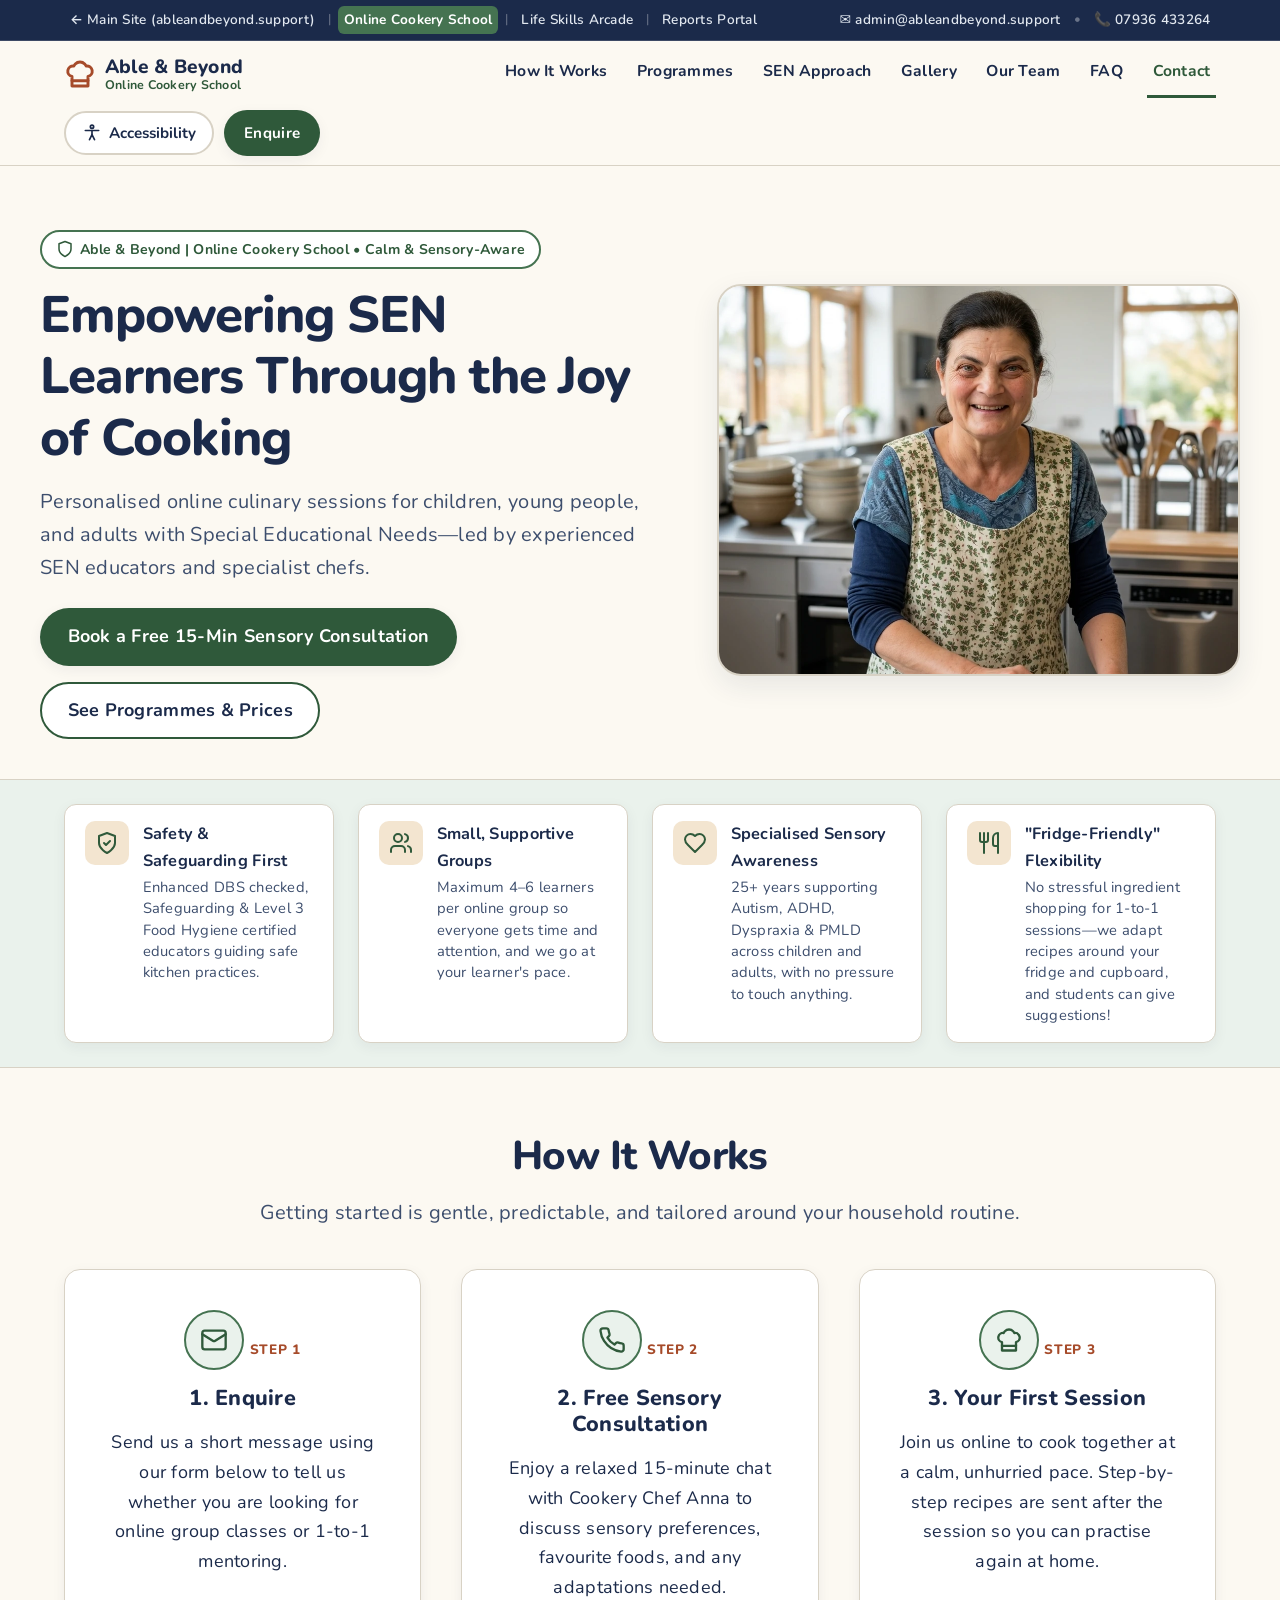
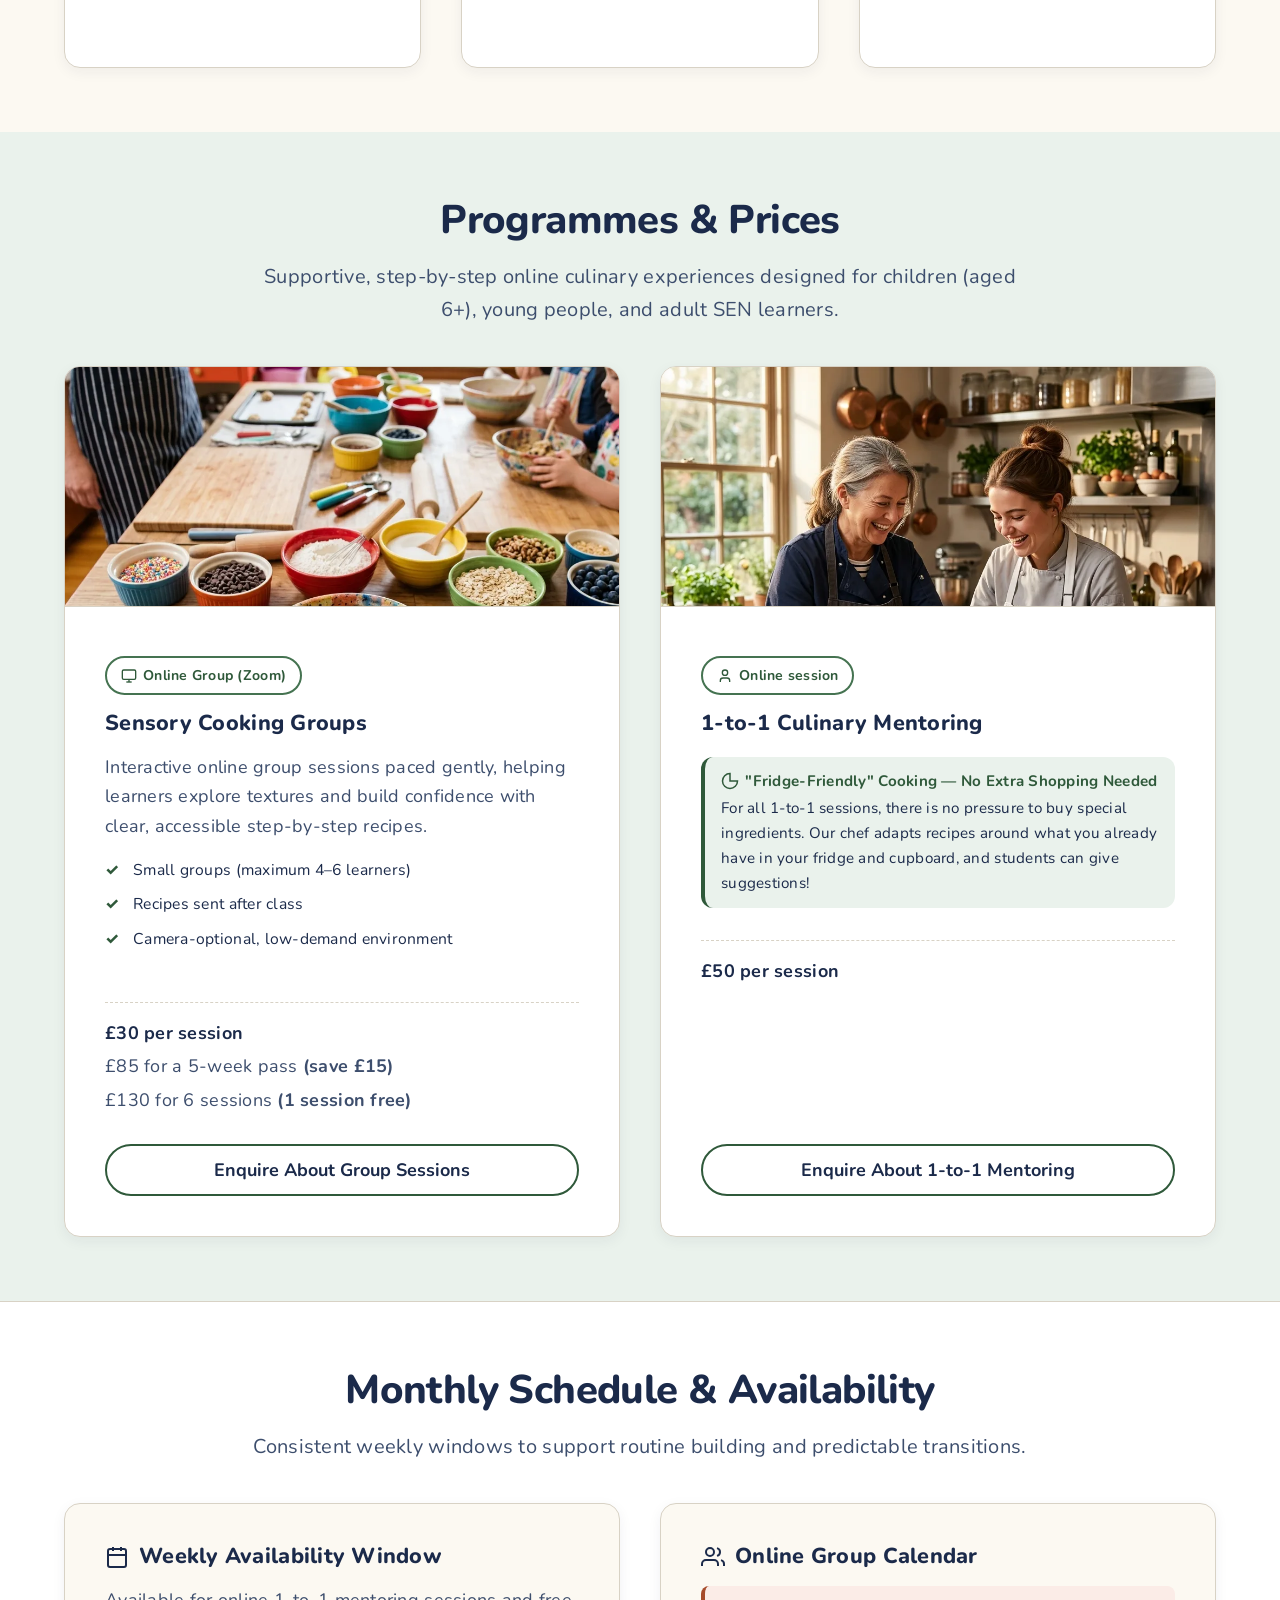
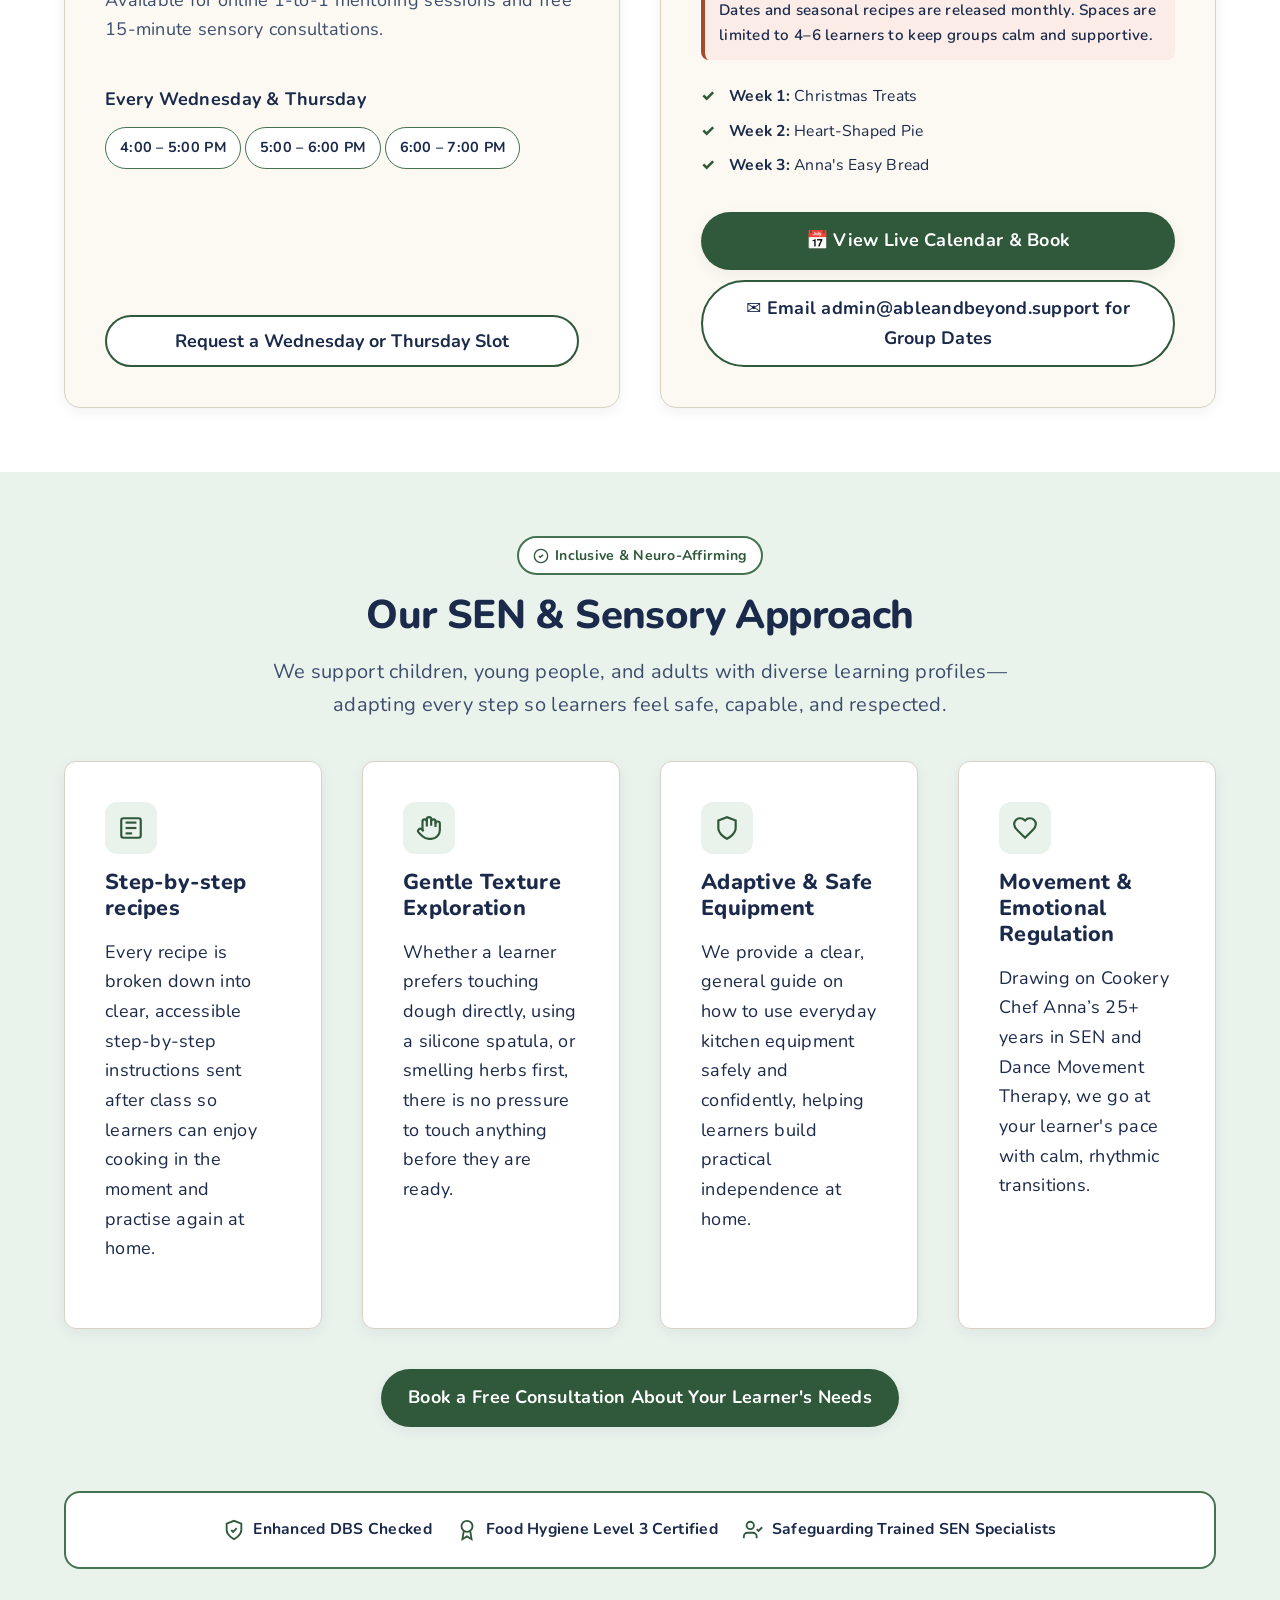
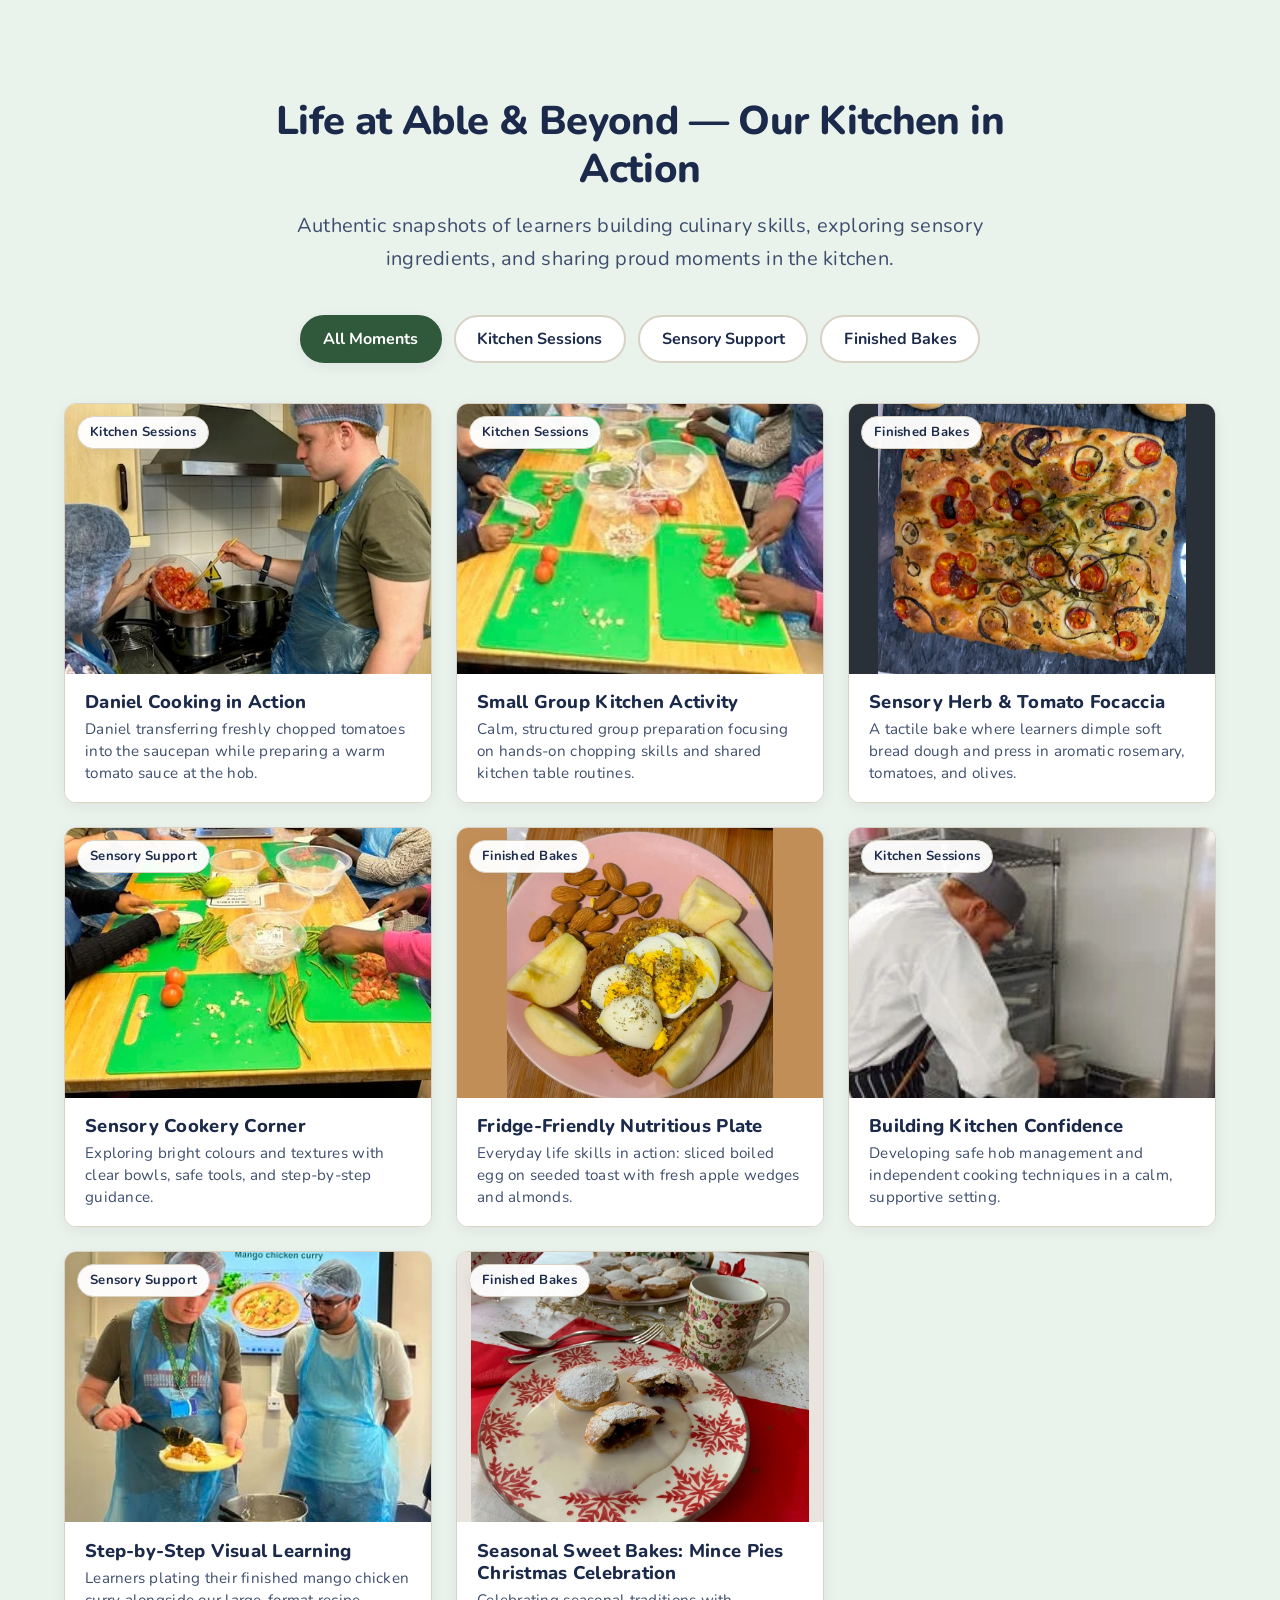
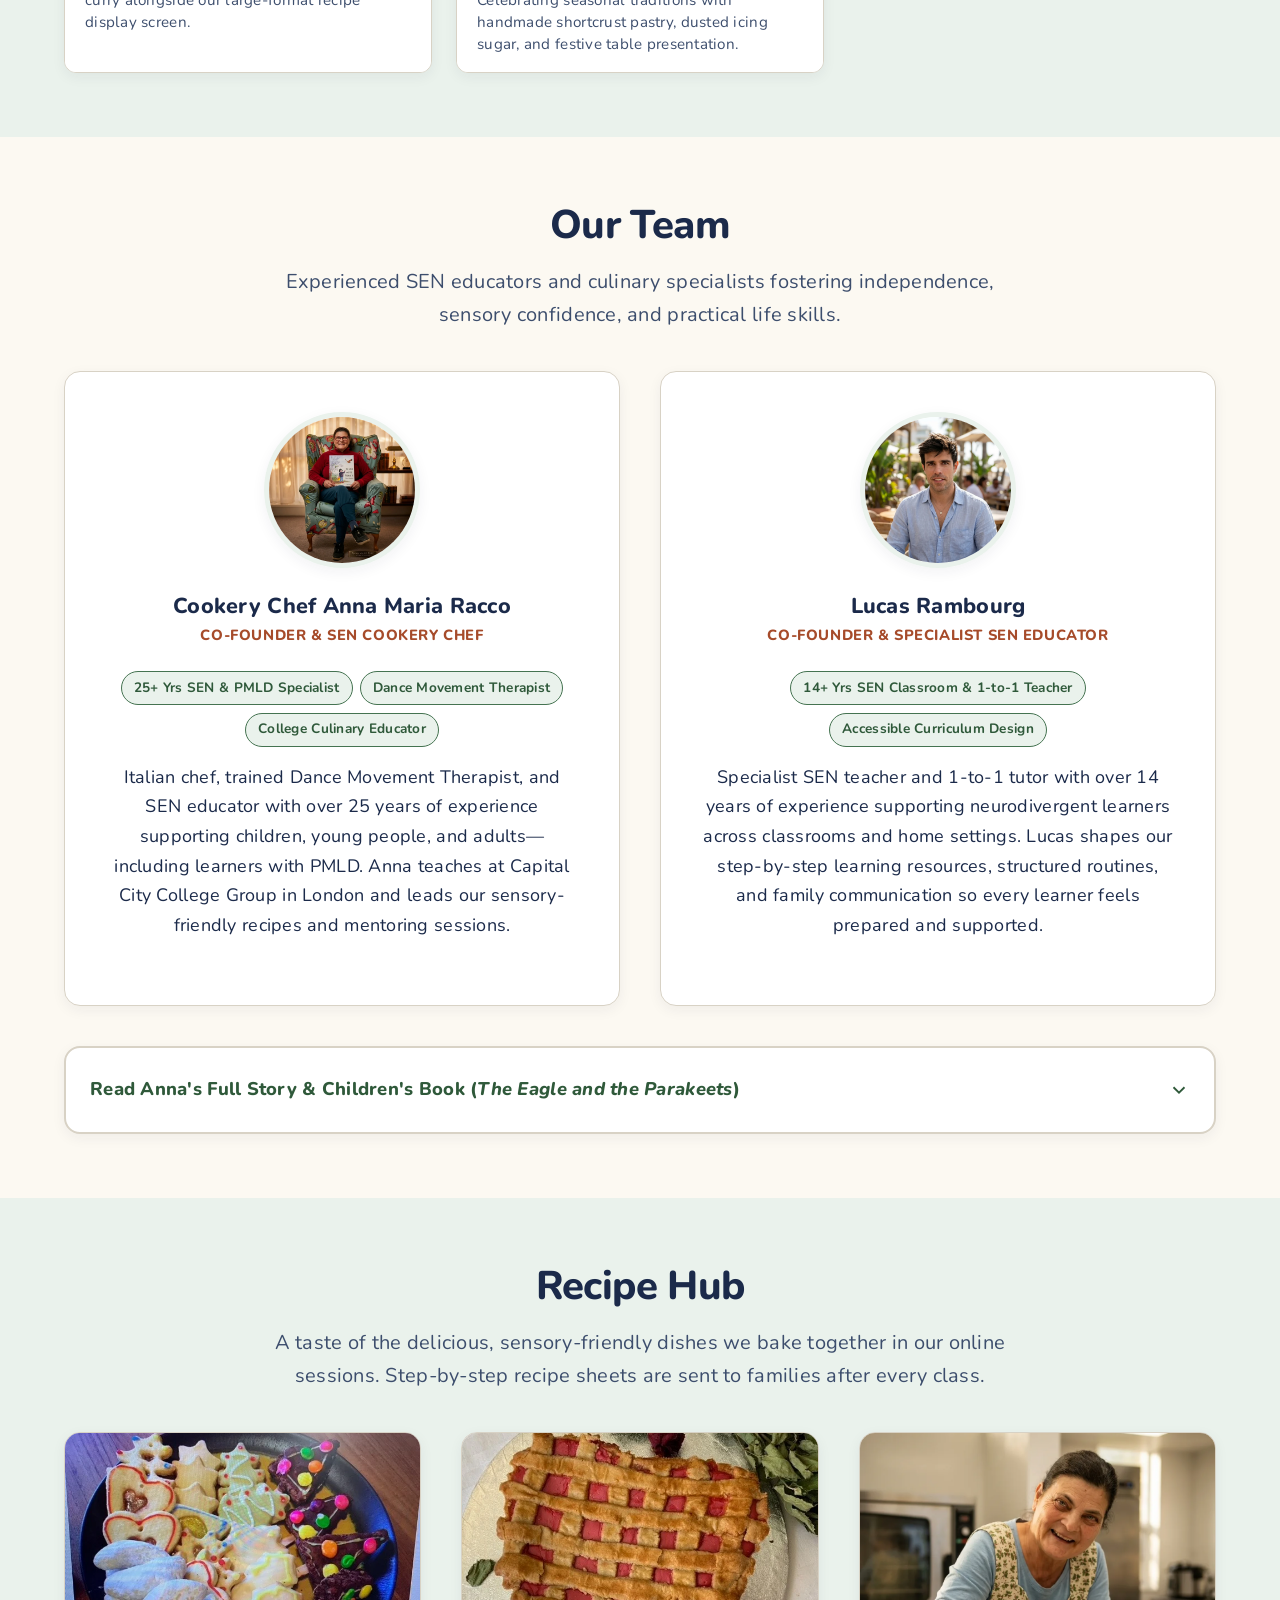
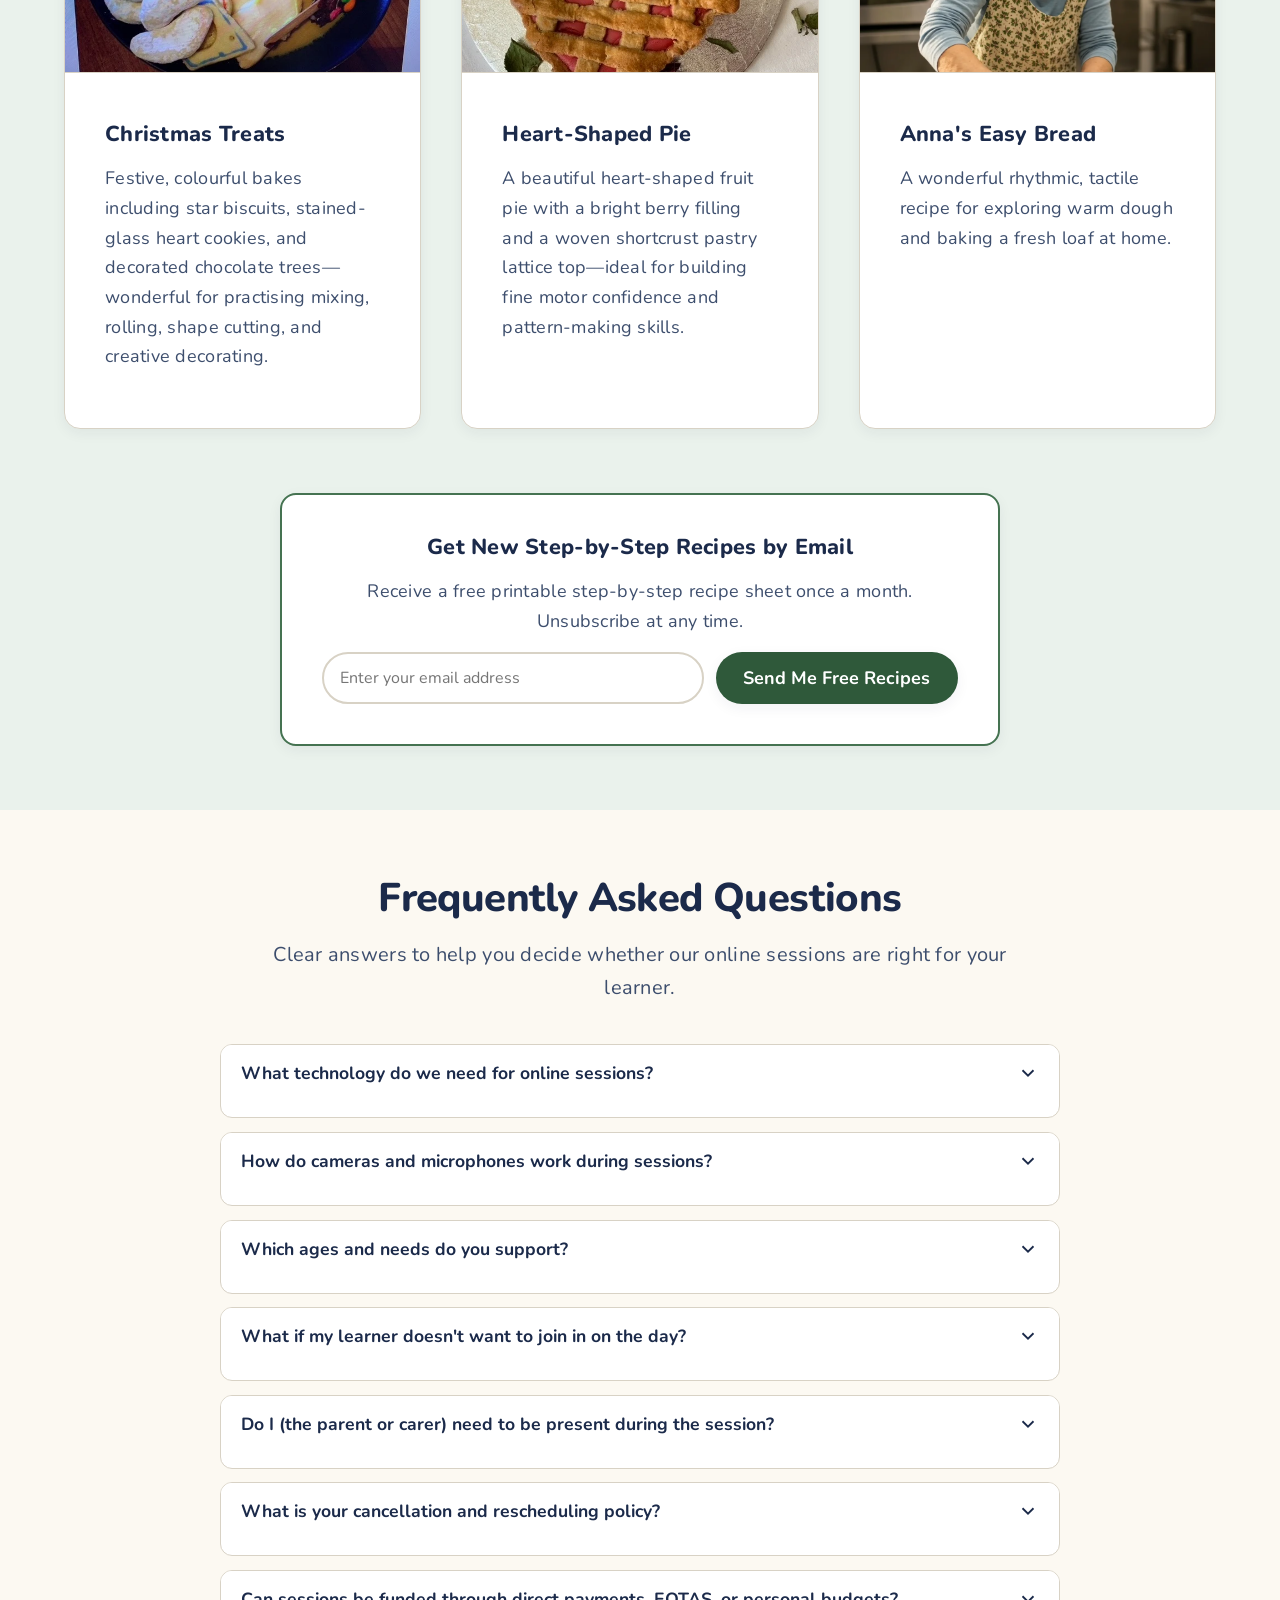
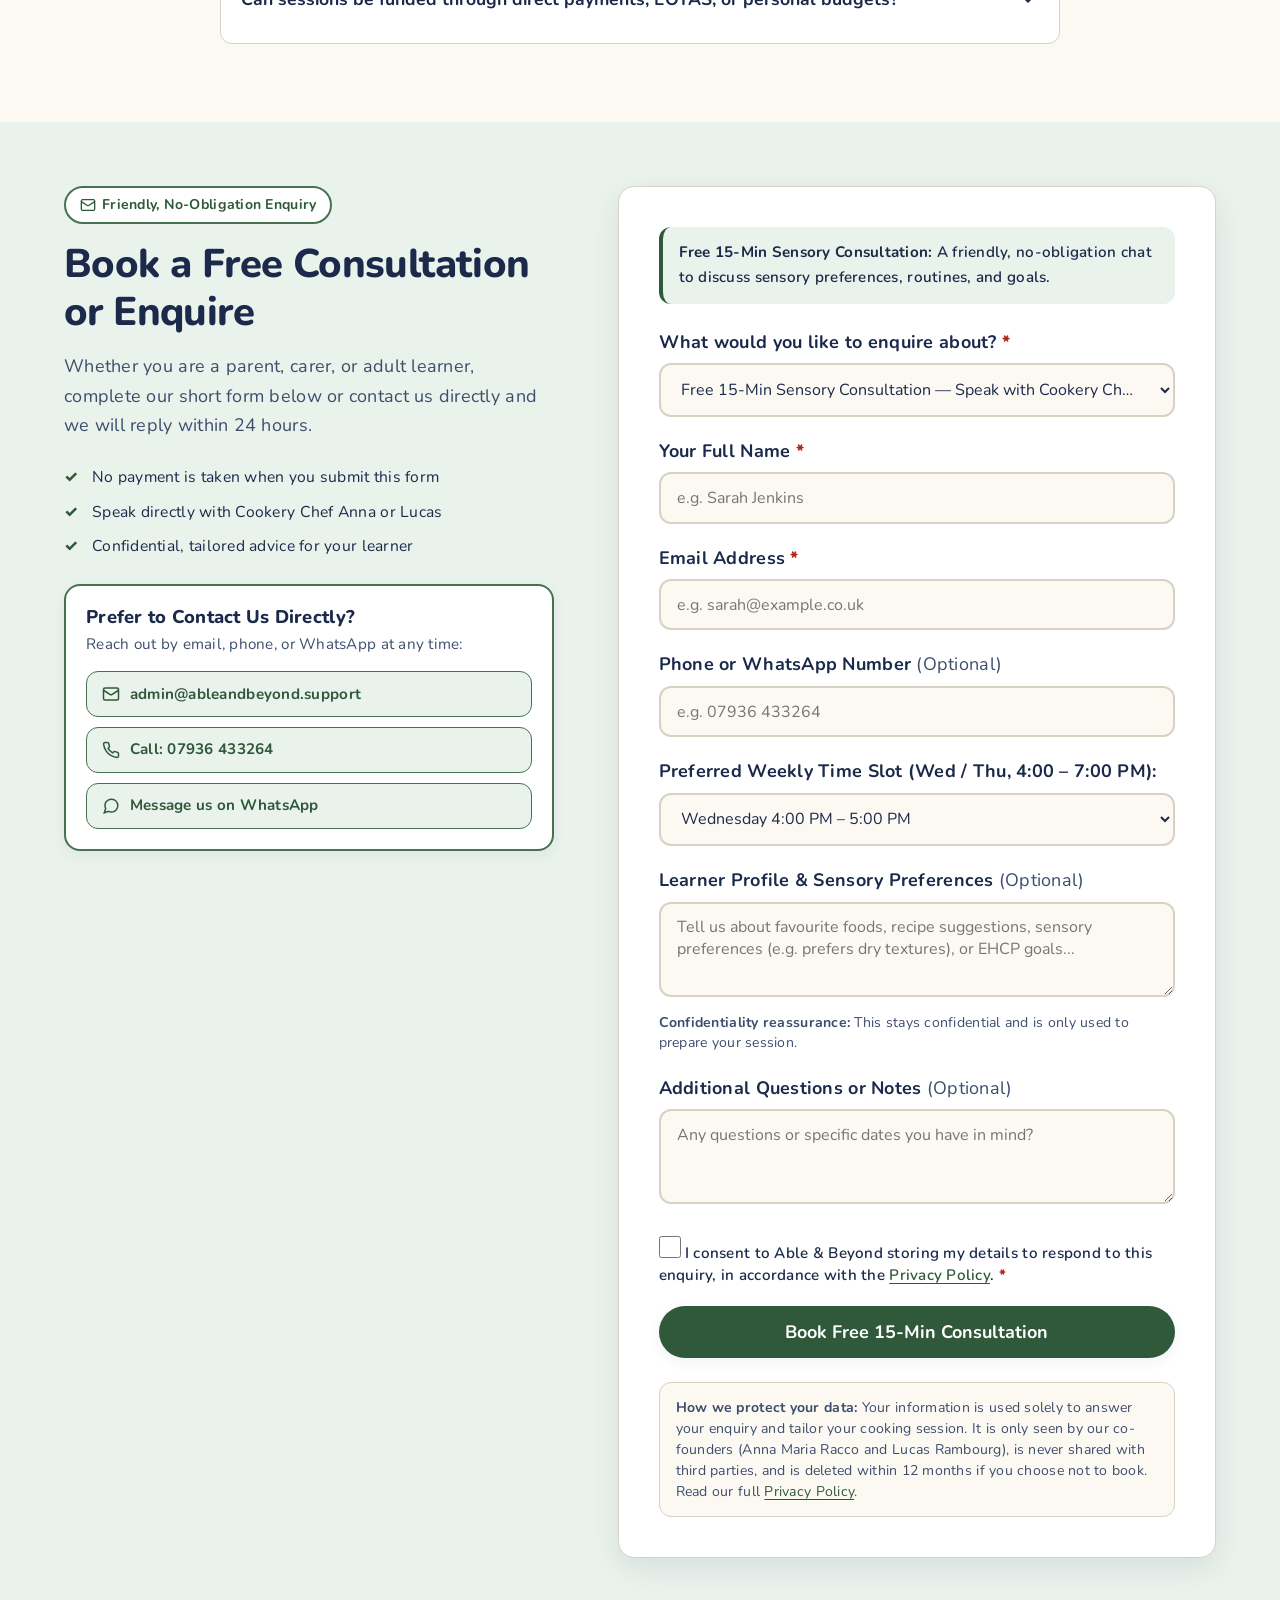
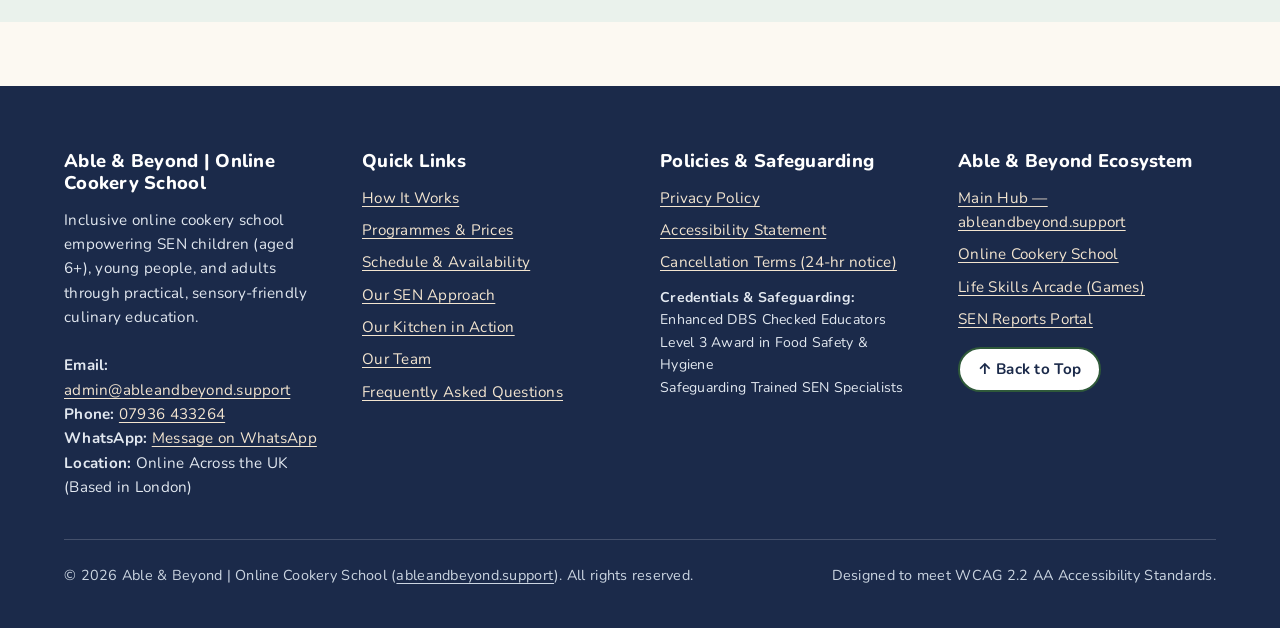
<file: index.html>
<!DOCTYPE html>
<html lang="en-GB">
<head>
  <meta charset="UTF-8">
  <meta name="viewport" content="width=device-width, initial-scale=1.0">
  <title>Able &amp; Beyond | Online Cookery School — Inclusive SEN Cooking Classes</title>
  <meta name="description" content="Able &amp; Beyond | Online Cookery School offers calm, sensory-friendly online cooking sessions for SEN learners (children aged 6+, young people, and adults) and families across the UK.">

  <!-- Open Graph & Social Meta Tags (Item 5) -->
  <meta property="og:title" content="Able &amp; Beyond | Online Cookery School">
  <meta property="og:description" content="Tailored, sensory-aware online cooking classes for SEN learners and families. Book a free 15-minute sensory consultation.">
  <meta property="og:type" content="website">
  <meta property="og:url" content="https://cookeryschool.ableandbeyond.support/">
  <meta property="og:image" content="https://cookeryschool.ableandbeyond.support/assets/images/hero-cooking.jpg">
  <meta name="twitter:card" content="summary_large_image">
  <meta name="twitter:title" content="Able &amp; Beyond | Online Cookery School">
  <meta name="twitter:description" content="Tailored, sensory-aware online cooking classes for SEN learners and families.">
  <meta name="twitter:image" content="https://cookeryschool.ableandbeyond.support/assets/images/hero-cooking.jpg">

  <link rel="canonical" href="https://cookeryschool.ableandbeyond.support/">
  <link rel="icon" type="image/svg+xml" href="assets/favicon.svg">

  <style>
    @font-face {
      font-family: 'OpenDyslexic';
      src: url('https://dyslexicfonts.com/fonts/OpenDyslexic-Regular.woff') format('woff');
      font-weight: normal;
      font-style: normal;
      font-display: swap;
    }
  </style>

  <link rel="stylesheet" href="css/variables.css">
  <link rel="stylesheet" href="css/styles.css">
</head>
<body id="top">

  <a href="#main-content" class="skip-link">Skip to main content</a>

  <!-- Able & Beyond Digital Ecosystem Bar -->
  <div class="ecosystem-bar" role="navigation" aria-label="Able and Beyond Digital Ecosystem">
    <div class="container ecosystem-bar-inner">
      <div class="ecosystem-links">
        <a href="https://ableandbeyond.support/" class="ecosystem-link">← Main Site (ableandbeyond.support)</a>
        <span class="ecosystem-divider" aria-hidden="true">|</span>
        <a href="https://cookeryschool.ableandbeyond.support/" class="ecosystem-link active" aria-current="page">Online Cookery School</a>
        <span class="ecosystem-divider" aria-hidden="true">|</span>
        <a href="https://games.ableandbeyond.support/" class="ecosystem-link">Life Skills Arcade</a>
        <span class="ecosystem-divider" aria-hidden="true">|</span>
        <a href="https://reports.ableandbeyond.support/" class="ecosystem-link">Reports Portal</a>
      </div>
      <div class="ecosystem-contact">
        <a href="mailto:admin@ableandbeyond.support" class="ecosystem-contact-link">✉ admin@ableandbeyond.support</a>
        <span class="ecosystem-divider" aria-hidden="true">•</span>
        <a href="tel:+447936433264" class="ecosystem-contact-link">📞 07936 433264</a>
      </div>
    </div>
  </div>

  <!-- Sticky Header with Compact Navigation, Accessibility Panel & Persistent CTA (Items 7, 14, 15) -->
  <header id="site-header">
    <div class="container nav-container">
      <a href="#top" class="logo" aria-label="Able &amp; Beyond | Online Cookery School — Home">
        <svg width="32" height="32" viewBox="0 0 24 24" fill="none" stroke="currentColor" stroke-width="2.2" stroke-linecap="round" stroke-linejoin="round" aria-hidden="true" style="color: var(--color-accent); flex-shrink: 0;">
          <path d="M6 13.87A4 4 0 0 1 7.41 6a5.11 5.11 0 0 1 1.05-1.54 5 5 0 0 1 7.08 0A5.11 5.11 0 0 1 16.59 6 4 4 0 0 1 18 13.87V21H6Z"/>
          <line x1="6" y1="17" x2="18" y2="17"/>
        </svg>
        <span class="logo-text">
          <span class="logo-brand">Able &amp; Beyond</span>
          <span class="logo-sub">Online Cookery School</span>
        </span>
      </a>

      <nav aria-label="Primary Navigation">
        <ul class="nav-links">
          <li><a href="#how-it-works">How It Works</a></li>
          <li><a href="#programs">Programmes</a></li>
          <li><a href="#sen-approach">SEN Approach</a></li>
          <li><a href="#gallery">Gallery</a></li>
          <li><a href="#team">Our Team</a></li>
          <li><a href="#faq">FAQ</a></li>
          <li><a href="#contact">Contact</a></li>
        </ul>
      </nav>

      <div class="header-actions">
        <!-- Expandable Accessibility Panel (Item 15) -->
        <div class="a11y-wrapper">
          <button type="button" id="a11y-panel-trigger" class="toggle-btn" aria-expanded="false" aria-controls="a11y-panel">
            <svg width="20" height="20" viewBox="0 0 24 24" fill="none" stroke="currentColor" stroke-width="2" stroke-linecap="round" stroke-linejoin="round" aria-hidden="true">
              <circle cx="12" cy="4.5" r="2"/>
              <path d="M4 9h16"/>
              <path d="M12 9v5"/>
              <path d="m9 20 3-6 3 6"/>
            </svg>
            <span>Accessibility</span>
          </button>

          <div id="a11y-panel" class="a11y-panel" role="region" aria-label="Accessibility display settings" hidden>
            <div class="a11y-panel-header">
              <h2>Display &amp; Reading Options</h2>
              <button type="button" id="a11y-panel-close" class="a11y-close-btn" aria-label="Close accessibility panel">✕</button>
            </div>

            <div class="a11y-group">
              <span class="a11y-group-label">Text Size</span>
              <div class="a11y-size-row" role="group" aria-label="Select text size">
                <button type="button" class="a11y-size-btn" data-size="standard" aria-pressed="true">Standard</button>
                <button type="button" class="a11y-size-btn" data-size="lg" aria-pressed="false">Large</button>
                <button type="button" class="a11y-size-btn" data-size="xl" aria-pressed="false">Extra Large</button>
              </div>
            </div>

            <div class="a11y-group">
              <span class="a11y-group-label">Reading &amp; Sensory Comfort</span>
              <button type="button" id="a11y-dyslexia-btn" class="a11y-toggle-row" aria-pressed="false">
                <span>Dyslexia-Friendly Font</span>
                <span class="a11y-status">Off</span>
              </button>
              <button type="button" id="a11y-spacing-btn" class="a11y-toggle-row" aria-pressed="false">
                <span>Wider Line &amp; Letter Spacing</span>
                <span class="a11y-status">Off</span>
              </button>
              <button type="button" id="a11y-contrast-btn" class="a11y-toggle-row" aria-pressed="false">
                <span>High Contrast Mode</span>
                <span class="a11y-status">Off</span>
              </button>
              <button type="button" id="a11y-calm-btn" class="a11y-toggle-row" aria-pressed="false">
                <span>Calm Mode (Muted &amp; No Motion)</span>
                <span class="a11y-status">Off</span>
              </button>
            </div>

            <button type="button" id="a11y-reset-btn" class="a11y-reset-btn">Reset to Default Settings</button>
          </div>
        </div>

        <a href="#contact" onclick="bookSession('consultation')" class="btn btn-primary header-enquire-btn">Enquire</a>
      </div>
    </div>
  </header>

  <main id="main-content">

    <!-- 1. HERO SECTION -->
    <section class="hero container reveal" aria-labelledby="hero-heading">
      <div class="hero-content">
        <div class="format-badge">
          <svg width="18" height="18" viewBox="0 0 24 24" fill="none" stroke="currentColor" stroke-width="2" stroke-linecap="round" stroke-linejoin="round" aria-hidden="true"><path d="M12 22s8-4 8-10V5l-8-3-8 3v7c0 6 8 10 8 10z"/></svg>
          <span>Able &amp; Beyond | Online Cookery School • Calm &amp; Sensory-Aware</span>
        </div>
        <h1 id="hero-heading">Empowering SEN Learners Through the Joy of Cooking</h1>
        <p class="subtitle">Personalised online culinary sessions for children, young people, and adults with Special Educational Needs—led by experienced SEN educators and specialist chefs.</p>
        <div class="hero-ctas">
          <a href="?service=consultation#contact" onclick="bookSession('consultation'); return false;" class="btn btn-primary">Book a Free 15-Min Sensory Consultation</a>
          <a href="#programs" class="btn btn-secondary">See Programmes &amp; Prices</a>
        </div>
      </div>
      <div class="hero-image">
        <picture>
          <source srcset="assets/images/hero-cooking.webp" type="image/webp">
          <img src="assets/images/hero-cooking.jpg" alt="Cookery Chef Anna Maria Racco smiling warmly while preparing fresh dough in the kitchen." width="800" height="600" loading="eager">
        </picture>
      </div>
    </section>

    <!-- Parent Reassurance Bar near Top of Homepage -->
    <aside class="reassurance-strip" aria-label="Key Safeguarding and Sensory Reassurances">
      <div class="container">
        <div class="reassurance-grid">
          <div class="reassurance-item">
            <div class="reassurance-icon" aria-hidden="true">
              <svg width="24" height="24" viewBox="0 0 24 24" fill="none" stroke="currentColor" stroke-width="2" stroke-linecap="round" stroke-linejoin="round"><path d="M12 22s8-4 8-10V5l-8-3-8 3v7c0 6 8 10 8 10z"/><path d="m9 12 2 2 4-4"/></svg>
            </div>
            <div class="reassurance-text">
              <strong>Safety &amp; Safeguarding First</strong>
              <span>Enhanced DBS checked, Safeguarding &amp; Level 3 Food Hygiene certified educators guiding safe kitchen practices.</span>
            </div>
          </div>

          <div class="reassurance-item">
            <div class="reassurance-icon" aria-hidden="true">
              <svg width="24" height="24" viewBox="0 0 24 24" fill="none" stroke="currentColor" stroke-width="2" stroke-linecap="round" stroke-linejoin="round"><path d="M16 21v-2a4 4 0 0 0-4-4H6a4 4 0 0 0-4 4v2"/><circle cx="9" cy="7" r="4"/><path d="M22 21v-2a4 4 0 0 0-3-3.87"/><path d="M16 3.13a4 4 0 0 1 0 7.75"/></svg>
            </div>
            <div class="reassurance-text">
              <strong>Small, Supportive Groups</strong>
              <span>Maximum 4–6 learners per online group so everyone gets time and attention, and we go at your learner's pace.</span>
            </div>
          </div>

          <div class="reassurance-item">
            <div class="reassurance-icon" aria-hidden="true">
              <svg width="24" height="24" viewBox="0 0 24 24" fill="none" stroke="currentColor" stroke-width="2" stroke-linecap="round" stroke-linejoin="round"><path d="M19 14c1.49-1.46 3-3.21 3-5.5A5.5 5.5 0 0 0 16.5 3c-1.76 0-3 .5-4.5 2-1.5-1.5-2.74-2-4.5-2A5.5 5.5 0 0 0 2 8.5c0 2.3 1.5 4.05 3 5.5l7 7Z"/></svg>
            </div>
            <div class="reassurance-text">
              <strong>Specialised Sensory Awareness</strong>
              <span>25+ years supporting Autism, ADHD, Dyspraxia &amp; PMLD across children and adults, with no pressure to touch anything.</span>
            </div>
          </div>

          <div class="reassurance-item">
            <div class="reassurance-icon" aria-hidden="true">
              <svg width="24" height="24" viewBox="0 0 24 24" fill="none" stroke="currentColor" stroke-width="2" stroke-linecap="round" stroke-linejoin="round"><path d="M3 2v7c0 1.1.9 2 2 2h4a2 2 0 0 0 2-2V2"/><path d="M7 2v20"/><path d="M21 15V2v0a5 5 0 0 0-5 5v6c0 1.1.9 2 2 2h3Zm0 0v7"/></svg>
            </div>
            <div class="reassurance-text">
              <strong>"Fridge-Friendly" Flexibility</strong>
              <span>No stressful ingredient shopping for 1-to-1 sessions—we adapt recipes around your fridge and cupboard, and students can give suggestions!</span>
            </div>
          </div>
        </div>
      </div>
    </aside>

    <!-- 2. HOW IT WORKS SECTION -->
    <section id="how-it-works" aria-labelledby="how-heading">
      <div class="container reveal">
        <div class="section-header">
          <h2 id="how-heading">How It Works</h2>
          <p>Getting started is gentle, predictable, and tailored around your household routine.</p>
        </div>

        <div class="steps-grid">
          <article class="step-item">
            <div class="step-icon-circle" aria-hidden="true">
              <svg width="28" height="28" viewBox="0 0 24 24" fill="none" stroke="currentColor" stroke-width="2" stroke-linecap="round" stroke-linejoin="round"><rect width="20" height="16" x="2" y="4" rx="2"/><path d="m22 7-8.97 5.7a1.94 1.94 0 0 1-2.06 0L2 7"/></svg>
            </div>
            <span class="step-number-tag">Step 1</span>
            <h3>1. Enquire</h3>
            <p>Send us a short message using our form below to tell us whether you are looking for online group classes or 1-to-1 mentoring.</p>
          </article>

          <article class="step-item">
            <div class="step-icon-circle" aria-hidden="true">
              <svg width="28" height="28" viewBox="0 0 24 24" fill="none" stroke="currentColor" stroke-width="2" stroke-linecap="round" stroke-linejoin="round"><path d="M22 16.92v3a2 2 0 0 1-2.18 2 19.79 19.79 0 0 1-8.63-3.07 19.5 19.5 0 0 1-6-6 19.79 19.79 0 0 1-3.07-8.67A2 2 0 0 1 4.11 2h3a2 2 0 0 1 2 1.72 12.84 12.84 0 0 0 .7 2.81 2 2 0 0 1-.45 2.11L8.09 9.91a16 16 0 0 0 6 6l1.27-1.27a2 2 0 0 1 2.11-.45 12.84 12.84 0 0 0 2.81.7A2 2 0 0 1 22 16.92z"/></svg>
            </div>
            <span class="step-number-tag">Step 2</span>
            <h3>2. Free Sensory Consultation</h3>
            <p>Enjoy a relaxed 15-minute chat with Cookery Chef Anna to discuss sensory preferences, favourite foods, and any adaptations needed.</p>
          </article>

          <article class="step-item">
            <div class="step-icon-circle" aria-hidden="true">
              <svg width="28" height="28" viewBox="0 0 24 24" fill="none" stroke="currentColor" stroke-width="2" stroke-linecap="round" stroke-linejoin="round"><path d="M6 13.87A4 4 0 0 1 7.41 6a5.11 5.11 0 0 1 1.05-1.54 5 5 0 0 1 7.08 0A5.11 5.11 0 0 1 16.59 6 4 4 0 0 1 18 13.87V21H6Z"/><line x1="6" y1="17" x2="18" y2="17"/></svg>
            </div>
            <span class="step-number-tag">Step 3</span>
            <h3>3. Your First Session</h3>
            <p>Join us online to cook together at a calm, unhurried pace. Step-by-step recipes are sent after the session so you can practise again at home.</p>
          </article>
        </div>
      </div>
    </section>

    <!-- 3. PROGRAMMES & PRICES SECTION -->
    <section id="programs" class="bg-alt" aria-labelledby="programs-heading">
      <div class="container reveal">
        <div class="section-header">
          <h2 id="programs-heading">Programmes &amp; Prices</h2>
          <p>Supportive, step-by-step online culinary experiences designed for children (aged 6+), young people, and adult SEN learners.</p>
        </div>

        <div class="grid">
          <!-- Card 1: Sensory Cooking Groups -->
          <article class="card program-card">
            <picture>
              <source srcset="assets/images/class-1.webp" type="image/webp">
              <img src="assets/images/class-1.jpg" alt="Learners preparing colourful ingredients together during a guided group session" width="600" height="400" class="program-img" loading="lazy">
            </picture>
            <div class="program-content">
              <div class="format-badge">
                <svg width="16" height="16" viewBox="0 0 24 24" fill="none" stroke="currentColor" stroke-width="2" aria-hidden="true"><rect width="20" height="14" x="2" y="3" rx="2"/><line x1="8" x2="16" y1="21" y2="21"/><line x1="12" x2="12" y1="17" y2="21"/></svg>
                <span>Online Group (Zoom)</span>
              </div>
              <h3>Sensory Cooking Groups</h3>
              <p>Interactive online group sessions paced gently, helping learners explore textures and build confidence with clear, accessible step-by-step recipes.</p>
              <ul class="feature-list">
                <li>Small groups (maximum 4–6 learners)</li>
                <li>Recipes sent after class</li>
                <li>Camera-optional, low-demand environment</li>
              </ul>
              <div class="pricing-summary" id="pricing-card-group">
                <span>£30 per session</span>
                <span style="color: var(--color-text-muted); font-weight: normal;">£85 for a 5-week pass <strong>(save £15)</strong></span>
                <span style="color: var(--color-text-muted); font-weight: normal;">£130 for 6 sessions <strong>(1 session free)</strong></span>
              </div>
              <button type="button" onclick="bookSession('group')" class="btn btn-secondary" style="width: 100%; margin-top: auto;">Enquire About Group Sessions</button>
            </div>
          </article>

          <!-- Card 2: 1-to-1 Culinary Mentoring -->
          <article class="card program-card">
            <picture>
              <source srcset="assets/images/class-2.webp" type="image/webp">
              <img src="assets/images/class-2.jpg" alt="One-to-one culinary mentoring session in a calm domestic kitchen" width="600" height="400" class="program-img" loading="lazy">
            </picture>
            <div class="program-content">
              <div class="format-badge">
                <svg width="16" height="16" viewBox="0 0 24 24" fill="none" stroke="currentColor" stroke-width="2" aria-hidden="true"><path d="M19 21v-2a4 4 0 0 0-4-4H9a4 4 0 0 0-4 4v2"/><circle cx="12" cy="7" r="4"/></svg>
                <span>Online session</span>
              </div>
              <h3>1-to-1 Culinary Mentoring</h3>
              <div class="fridge-banner">
                <strong>
                  <svg width="18" height="18" viewBox="0 0 24 24" fill="none" stroke="currentColor" stroke-width="2" aria-hidden="true"><path d="M12 2a10 10 0 1 0 10 10H12V2z"/></svg>
                  <span>"Fridge-Friendly" Cooking — No Extra Shopping Needed</span>
                </strong>
                For all 1-to-1 sessions, there is no pressure to buy special ingredients. Our chef adapts recipes around what you already have in your fridge and cupboard, and students can give suggestions!
              </div>
              <div class="pricing-summary" id="pricing-card-1to1">
                <span>£50 per session</span>
              </div>
              <button type="button" onclick="bookSession('1to1')" class="btn btn-secondary" style="width: 100%; margin-top: auto;">Enquire About 1-to-1 Mentoring</button>
            </div>
          </article>
        </div>
      </div>
    </section>

    <!-- 4. AVAILABILITY & SCHEDULE SECTION -->
    <section id="availability" class="schedule-section" aria-labelledby="schedule-heading">
      <div class="container reveal">
        <div class="section-header">
          <h2 id="schedule-heading">Monthly Schedule &amp; Availability</h2>
          <p>Consistent weekly windows to support routine building and predictable transitions.</p>
        </div>

        <div class="schedule-grid">
          <div class="schedule-card">
            <h3>
              <svg width="24" height="24" viewBox="0 0 24 24" fill="none" stroke="currentColor" stroke-width="2" aria-hidden="true"><rect width="18" height="18" x="3" y="4" rx="2"/><line x1="16" x2="16" y1="2" y2="6"/><line x1="8" x2="8" y1="2" y2="6"/><line x1="3" x2="21" y1="10" y2="10"/></svg>
              <span>Weekly Availability Window</span>
            </h3>
            <p style="color: var(--color-text-muted);">Available for online 1-to-1 mentoring sessions and free 15-minute sensory consultations.</p>
            <div style="margin-top: var(--space-sm);">
              <strong id="availability-days-label">Every Wednesday &amp; Thursday</strong>
              <div id="availability-slots-badges" style="margin-top: 8px;">
                <span class="time-slot">4:00 – 5:00 PM</span>
                <span class="time-slot">5:00 – 6:00 PM</span>
                <span class="time-slot">6:00 – 7:00 PM</span>
              </div>
            </div>
            <button type="button" onclick="bookSession('1to1')" class="btn btn-secondary" style="width: 100%; margin-top: auto; padding-top: 0.75rem;">Request a Wednesday or Thursday Slot</button>
          </div>

          <div class="schedule-card">
            <h3>
              <svg width="24" height="24" viewBox="0 0 24 24" fill="none" stroke="currentColor" stroke-width="2" aria-hidden="true"><path d="M17 21v-2a4 4 0 0 0-4-4H5a4 4 0 0 0-4 4v2"/><circle cx="9" cy="7" r="4"/><path d="M23 21v-2a4 4 0 0 0-3-3.87"/><path d="M16 3.13a4 4 0 0 1 0 7.75"/></svg>
              <span>Online Group Calendar</span>
            </h3>
            <div class="notice-tag">
              Dates and seasonal recipes are released monthly. Spaces are limited to 4–6 learners to keep groups calm and supportive.
            </div>
            <ul class="feature-list">
              <li><strong>Week 1:</strong> Christmas Treats</li>
              <li><strong>Week 2:</strong> Heart-Shaped Pie</li>
              <li><strong>Week 3:</strong> Anna's Easy Bread</li>
            </ul>
            <div style="display: flex; flex-direction: column; gap: 0.65rem; margin-top: auto;">
              <a href="https://calendar.google.com/calendar/u/0/appointments/schedules/AcZssZ2vunPwWalznFpmqurXQzEWQmD0lFjx88Pa1DewnAWuXCPDDRYS3bi2D1J_SI5pLnIP-ckYKb8L" target="_blank" rel="noopener noreferrer" class="btn btn-primary" style="width: 100%;">📅 View Live Calendar &amp; Book</a>
              <a href="mailto:admin@ableandbeyond.support?subject=Online%20Group%20Calendar%20%26%20Monthly%20Dates%20Enquiry" class="btn btn-secondary" style="width: 100%;">✉ Email admin@ableandbeyond.support for Group Dates</a>
            </div>
          </div>
        </div>
      </div>
    </section>

    <!-- 5. SEN & SENSORY APPROACH SECTION -->
    <section id="sen-approach" class="bg-alt" aria-labelledby="approach-heading">
      <div class="container reveal">
        <div class="section-header">
          <div class="format-badge">
            <svg width="16" height="16" viewBox="0 0 24 24" fill="none" stroke="currentColor" stroke-width="2" aria-hidden="true"><circle cx="12" cy="12" r="10"/><path d="m9 12 2 2 4-4"/></svg>
            <span>Inclusive &amp; Neuro-Affirming</span>
          </div>
          <h2 id="approach-heading">Our SEN &amp; Sensory Approach</h2>
          <p>We support children, young people, and adults with diverse learning profiles—adapting every step so learners feel safe, capable, and respected.</p>
        </div>

        <div class="approach-grid">
          <article class="approach-card">
            <div class="approach-badge" aria-hidden="true">
              <svg width="26" height="26" viewBox="0 0 24 24" fill="none" stroke="currentColor" stroke-width="2"><rect width="18" height="18" x="3" y="3" rx="2"/><path d="M7 7h10"/><path d="M7 12h10"/><path d="M7 17h6"/></svg>
            </div>
            <h3>Step-by-step recipes</h3>
            <p>Every recipe is broken down into clear, accessible step-by-step instructions sent after class so learners can enjoy cooking in the moment and practise again at home.</p>
          </article>

          <article class="approach-card">
            <div class="approach-badge" aria-hidden="true">
              <svg width="26" height="26" viewBox="0 0 24 24" fill="none" stroke="currentColor" stroke-width="2"><path d="M18 11V6a2 2 0 0 0-2-2v0a2 2 0 0 0-2 2v0"/><path d="M14 10V4a2 2 0 0 0-2-2v0a2 2 0 0 0-2 2v2"/><path d="M10 10.5V6a2 2 0 0 0-2-2v0a2 2 0 0 0-2 2v8"/><path d="M18 8a2 2 0 1 1 4 0v6a8 8 0 0 1-8 8h-2c-2.8 0-4.5-.86-5.99-2.34l-3.6-3.6a2 2 0 0 1 2.83-2.82L7 15"/></svg>
            </div>
            <h3>Gentle Texture Exploration</h3>
            <p>Whether a learner prefers touching dough directly, using a silicone spatula, or smelling herbs first, there is no pressure to touch anything before they are ready.</p>
          </article>

          <article class="approach-card">
            <div class="approach-badge" aria-hidden="true">
              <svg width="26" height="26" viewBox="0 0 24 24" fill="none" stroke="currentColor" stroke-width="2"><path d="M12 22s8-4 8-10V5l-8-3-8 3v7c0 6 8 10 8 10z"/></svg>
            </div>
            <h3>Adaptive &amp; Safe Equipment</h3>
            <p>We provide a clear, general guide on how to use everyday kitchen equipment safely and confidently, helping learners build practical independence at home.</p>
          </article>

          <article class="approach-card">
            <div class="approach-badge" aria-hidden="true">
              <svg width="26" height="26" viewBox="0 0 24 24" fill="none" stroke="currentColor" stroke-width="2"><path d="M19 14c1.49-1.46 3-3.21 3-5.5A5.5 5.5 0 0 0 16.5 3c-1.76 0-3 .5-4.5 2-1.5-1.5-2.74-2-4.5-2A5.5 5.5 0 0 0 2 8.5c0 2.3 1.5 4.05 3 5.5l7 7Z"/></svg>
            </div>
            <h3>Movement &amp; Emotional Regulation</h3>
            <p>Drawing on Cookery Chef Anna’s 25+ years in SEN and Dance Movement Therapy, we go at your learner's pace with calm, rhythmic transitions.</p>
          </article>
        </div>

        <div style="text-align: center; margin-top: var(--space-lg);">
          <a href="?service=consultation#contact" onclick="bookSession('consultation'); return false;" class="btn btn-primary">Book a Free Consultation About Your Learner's Needs</a>
        </div>

        <!-- Dedicated Trust & Safeguarding Bar -->
        <div class="trust-banner" role="region" aria-label="Qualifications and Safeguarding Credentials">
          <div class="trust-pill-item">
            <svg width="22" height="22" viewBox="0 0 24 24" fill="none" stroke="currentColor" stroke-width="2" aria-hidden="true" style="color: var(--color-primary-dark);"><path d="M12 22s8-4 8-10V5l-8-3-8 3v7c0 6 8 10 8 10z"/><path d="m9 12 2 2 4-4"/></svg>
            <span>Enhanced DBS Checked</span>
          </div>
          <div class="trust-pill-item">
            <svg width="22" height="22" viewBox="0 0 24 24" fill="none" stroke="currentColor" stroke-width="2" aria-hidden="true" style="color: var(--color-primary-dark);"><circle cx="12" cy="8" r="6"/><path d="M15.477 12.89 17 22l-5-3-5 3 1.523-9.11"/></svg>
            <span>Food Hygiene Level 3 Certified</span>
          </div>
          <div class="trust-pill-item">
            <svg width="22" height="22" viewBox="0 0 24 24" fill="none" stroke="currentColor" stroke-width="2" aria-hidden="true" style="color: var(--color-primary-dark);"><path d="M16 21v-2a4 4 0 0 0-4-4H6a4 4 0 0 0-4 4v2"/><circle cx="9" cy="7" r="4"/><path d="m16 11 2 2 4-4"/></svg>
            <span>Safeguarding Trained SEN Specialists</span>
          </div>
        </div>
      </div>
    </section>

    <!-- 7. GALLERY SECTION (Requirement 6 — 8 Pictures with Exact Framing & Crop Rules) -->
    <section id="gallery" class="bg-alt" aria-labelledby="gallery-heading">
      <div class="container reveal">
        <div class="section-header">
          <h2 id="gallery-heading">Life at Able &amp; Beyond — Our Kitchen in Action</h2>
          <p>Authentic snapshots of learners building culinary skills, exploring sensory ingredients, and sharing proud moments in the kitchen.</p>
        </div>

        <!-- Toggle Filter Buttons with aria-pressed -->
        <div class="gallery-filters" role="group" aria-label="Filter gallery photos by category">
          <button type="button" class="gallery-tab" aria-pressed="true" onclick="filterGallery('all', this)">All Moments</button>
          <button type="button" class="gallery-tab" aria-pressed="false" onclick="filterGallery('sessions', this)">Kitchen Sessions</button>
          <button type="button" class="gallery-tab" aria-pressed="false" onclick="filterGallery('sensory', this)">Sensory Support</button>
          <button type="button" class="gallery-tab" aria-pressed="false" onclick="filterGallery('bakes', this)">Finished Bakes</button>
        </div>

        <!-- Responsive Image Grid (8 Pictures per Requirement 6) -->
        <div class="kitchen-gallery-grid" id="kitchen-gallery-grid">

          <!-- Picture 1: Show Daniel the student cooking (action of cooking) -->
          <article class="kitchen-gallery-card" data-category="sessions">
            <div class="kitchen-gallery-media">
              <span class="gallery-category-tag">Kitchen Sessions</span>
              <div class="gallery-placeholder-state" aria-hidden="true">
                <div class="gallery-placeholder-icon">
                  <svg width="24" height="24" viewBox="0 0 24 24" fill="none" stroke="currentColor" stroke-width="2"><path d="M14.5 4h-5L7 7H4a2 2 0 0 0-2 2v9a2 2 0 0 0 2 2h16a2 2 0 0 0 2-2V9a2 2 0 0 0-2-2h-3l-2.5-3z"/><circle cx="12" cy="13" r="3"/></svg>
                </div>
              </div>
              <picture>
                <source srcset="assets/images/gallery-dan.webp" type="image/webp">
                <img src="assets/images/gallery-dan.jpg" alt="Student Daniel in action cooking at the hob, transferring freshly chopped tomatoes into a saucepan with a wooden spoon." width="480" height="380" loading="lazy" onerror="this.style.display='none'">
              </picture>
            </div>
            <div class="kitchen-gallery-caption">
              <h3>Daniel Cooking in Action</h3>
              <p>Daniel transferring freshly chopped tomatoes into the saucepan while preparing a warm tomato sauce at the hob.</p>
            </div>
          </article>

          <!-- Picture 2: Small Group Kitchen Activity — show only the table and hands (no students' faces) -->
          <article class="kitchen-gallery-card" data-category="sessions">
            <div class="kitchen-gallery-media">
              <span class="gallery-category-tag">Kitchen Sessions</span>
              <div class="gallery-placeholder-state" aria-hidden="true">
                <div class="gallery-placeholder-icon">
                  <svg width="24" height="24" viewBox="0 0 24 24" fill="none" stroke="currentColor" stroke-width="2"><path d="M14.5 4h-5L7 7H4a2 2 0 0 0-2 2v9a2 2 0 0 0 2 2h16a2 2 0 0 0 2-2V9a2 2 0 0 0-2-2h-3l-2.5-3z"/><circle cx="12" cy="13" r="3"/></svg>
                </div>
              </div>
              <picture>
                <source srcset="assets/images/real-group-cooking.webp" type="image/webp">
                <img src="assets/images/real-group-cooking.jpg" alt="Close-up of kitchen table and learners' hands chopping fresh tomatoes on green chopping boards with clear mixing bowls." width="288" height="206" loading="lazy" onerror="this.style.display='none'">
              </picture>
            </div>
            <div class="kitchen-gallery-caption">
              <h3>Small Group Kitchen Activity</h3>
              <p>Calm, structured group preparation focusing on hands-on chopping skills and shared kitchen table routines.</p>
            </div>
          </article>

          <!-- Picture 3: Show the full focaccia -->
          <article class="kitchen-gallery-card" data-category="bakes">
            <div class="kitchen-gallery-media">
              <span class="gallery-category-tag">Finished Bakes</span>
              <div class="gallery-placeholder-state" aria-hidden="true">
                <div class="gallery-placeholder-icon">
                  <svg width="24" height="24" viewBox="0 0 24 24" fill="none" stroke="currentColor" stroke-width="2"><path d="M14.5 4h-5L7 7H4a2 2 0 0 0-2 2v9a2 2 0 0 0 2 2h16a2 2 0 0 0 2-2V9a2 2 0 0 0-2-2h-3l-2.5-3z"/><circle cx="12" cy="13" r="3"/></svg>
                </div>
              </div>
              <picture>
                <source srcset="assets/images/gallery-focaccia.webp" type="image/webp">
                <img src="assets/images/gallery-focaccia.jpg" class="img-full-focaccia" alt="Full golden baked focaccia bread topped with cherry tomatoes, rosemary herbs, olives, and red onion." width="875" height="768" loading="lazy" onerror="this.style.display='none'">
              </picture>
            </div>
            <div class="kitchen-gallery-caption">
              <h3>Sensory Herb &amp; Tomato Focaccia</h3>
              <p>A tactile bake where learners dimple soft bread dough and press in aromatic rosemary, tomatoes, and olives.</p>
            </div>
          </article>

          <!-- Picture 4: Sensory Cookery Corner — show only the table and hands (no student faces) -->
          <article class="kitchen-gallery-card" data-category="sensory">
            <div class="kitchen-gallery-media">
              <span class="gallery-category-tag">Sensory Support</span>
              <div class="gallery-placeholder-state" aria-hidden="true">
                <div class="gallery-placeholder-icon">
                  <svg width="24" height="24" viewBox="0 0 24 24" fill="none" stroke="currentColor" stroke-width="2"><path d="M14.5 4h-5L7 7H4a2 2 0 0 0-2 2v9a2 2 0 0 0 2 2h16a2 2 0 0 0 2-2V9a2 2 0 0 0-2-2h-3l-2.5-3z"/><circle cx="12" cy="13" r="3"/></svg>
                </div>
              </div>
              <picture>
                <source srcset="assets/images/real-prep-table.webp" type="image/webp">
                <img src="assets/images/real-prep-table.jpg" alt="Close-up of sensory preparation table and hands working with fresh tomatoes, green beans, mango, and clear bowls." width="480" height="330" loading="lazy" onerror="this.style.display='none'">
              </picture>
            </div>
            <div class="kitchen-gallery-caption">
              <h3>Sensory Cookery Corner</h3>
              <p>Exploring bright colours and textures with clear bowls, safe tools, and step-by-step guidance.</p>
            </div>
          </article>

          <!-- Picture 5: Fridge-Friendly Nutritious Plate — show the full plate -->
          <article class="kitchen-gallery-card" data-category="bakes">
            <div class="kitchen-gallery-media">
              <span class="gallery-category-tag">Finished Bakes</span>
              <div class="gallery-placeholder-state" aria-hidden="true">
                <div class="gallery-placeholder-icon">
                  <svg width="24" height="24" viewBox="0 0 24 24" fill="none" stroke="currentColor" stroke-width="2"><path d="M14.5 4h-5L7 7H4a2 2 0 0 0-2 2v9a2 2 0 0 0 2 2h16a2 2 0 0 0 2-2V9a2 2 0 0 0-2-2h-3l-2.5-3z"/><circle cx="12" cy="13" r="3"/></svg>
                </div>
              </div>
              <picture>
                <source srcset="assets/images/gallery-healthy-toast.webp" type="image/webp">
                <img src="assets/images/gallery-healthy-toast.jpg" class="img-full-plate-wood" alt="Full round plate with seeded toast topped with sliced boiled egg and herbs, served with apple wedges and almonds." width="768" height="780" loading="lazy" onerror="this.style.display='none'">
              </picture>
            </div>
            <div class="kitchen-gallery-caption">
              <h3>Fridge-Friendly Nutritious Plate</h3>
              <p>Everyday life skills in action: sliced boiled egg on seeded toast with fresh apple wedges and almonds.</p>
            </div>
          </article>

          <!-- Picture 6: Building Kitchen Confidence — keep as is -->
          <article class="kitchen-gallery-card" data-category="sessions">
            <div class="kitchen-gallery-media">
              <span class="gallery-category-tag">Kitchen Sessions</span>
              <div class="gallery-placeholder-state" aria-hidden="true">
                <div class="gallery-placeholder-icon">
                  <svg width="24" height="24" viewBox="0 0 24 24" fill="none" stroke="currentColor" stroke-width="2"><path d="M14.5 4h-5L7 7H4a2 2 0 0 0-2 2v9a2 2 0 0 0 2 2h16a2 2 0 0 0 2-2V9a2 2 0 0 0-2-2h-3l-2.5-3z"/><circle cx="12" cy="13" r="3"/></svg>
                </div>
              </div>
              <picture>
                <source srcset="assets/images/gallery-student-sauteing.webp" type="image/webp">
                <img src="assets/images/gallery-student-sauteing.jpg" class="img-keep-as-is" alt="A learner in chef whites focused on sautéing fresh vegetables safely at the stove." width="240" height="320" loading="lazy" onerror="this.style.display='none'">
              </picture>
            </div>
            <div class="kitchen-gallery-caption">
              <h3>Building Kitchen Confidence</h3>
              <p>Developing safe hob management and independent cooking techniques in a calm, supportive setting.</p>
            </div>
          </article>

          <!-- Picture 7: Step-by-Step Visual Learning — crop the edges, leaving only the people and the TV behind -->
          <article class="kitchen-gallery-card" data-category="sensory">
            <div class="kitchen-gallery-media">
              <span class="gallery-category-tag">Sensory Support</span>
              <div class="gallery-placeholder-state" aria-hidden="true">
                <div class="gallery-placeholder-icon">
                  <svg width="24" height="24" viewBox="0 0 24 24" fill="none" stroke="currentColor" stroke-width="2"><path d="M14.5 4h-5L7 7H4a2 2 0 0 0-2 2v9a2 2 0 0 0 2 2h16a2 2 0 0 0 2-2V9a2 2 0 0 0-2-2h-3l-2.5-3z"/><circle cx="12" cy="13" r="3"/></svg>
                </div>
              </div>
              <picture>
                <source srcset="assets/images/real-school-workshop.webp" type="image/webp">
                <img src="assets/images/real-school-workshop.jpg" alt="Two learners plating mango chicken curry directly in front of the TV screen displaying the step-by-step recipe." width="360" height="340" loading="lazy" onerror="this.style.display='none'">
              </picture>
            </div>
            <div class="kitchen-gallery-caption">
              <h3>Step-by-Step Visual Learning</h3>
              <p>Learners plating their finished mango chicken curry alongside our large-format recipe display screen.</p>
            </div>
          </article>

          <!-- Picture 8: Seasonal Sweet Bakes: Mince Pies Christmas Celebration — show the full plate -->
          <article class="kitchen-gallery-card" data-category="bakes">
            <div class="kitchen-gallery-media">
              <span class="gallery-category-tag">Finished Bakes</span>
              <div class="gallery-placeholder-state" aria-hidden="true">
                <div class="gallery-placeholder-icon">
                  <svg width="24" height="24" viewBox="0 0 24 24" fill="none" stroke="currentColor" stroke-width="2"><path d="M14.5 4h-5L7 7H4a2 2 0 0 0-2 2v9a2 2 0 0 0 2 2h16a2 2 0 0 0 2-2V9a2 2 0 0 0-2-2h-3l-2.5-3z"/><circle cx="12" cy="13" r="3"/></svg>
                </div>
              </div>
              <picture>
                <source srcset="assets/images/gallery-mince-pies.webp" type="image/webp">
                <img src="assets/images/gallery-mince-pies.jpg" class="img-full-plate-festive" alt="Full festive snowflake plate with homemade shortcrust mince pies dusted with icing sugar." width="935" height="748" loading="lazy" onerror="this.style.display='none'">
              </picture>
            </div>
            <div class="kitchen-gallery-caption">
              <h3>Seasonal Sweet Bakes: Mince Pies Christmas Celebration</h3>
              <p>Celebrating seasonal traditions with handmade shortcrust pastry, dusted icing sugar, and festive table presentation.</p>
            </div>
          </article>

        </div>
      </div>
    </section>

    <!-- 8. OUR TEAM SECTION -->
    <section id="team" aria-labelledby="team-heading">
      <div class="container reveal">
        <div class="section-header">
          <h2 id="team-heading">Our Team</h2>
          <p>Experienced SEN educators and culinary specialists fostering independence, sensory confidence, and practical life skills.</p>
        </div>

        <div class="team-grid">
          <!-- Card 1: Anna Maria Racco (Max 60 words bio) -->
          <article class="card founder-card">
            <picture>
              <source srcset="assets/images/anna-book.webp" type="image/webp">
              <img src="assets/images/anna-book.jpg" alt="Cookery Chef Anna Maria Racco smiling and holding her children's book" width="400" height="400" class="founder-img" loading="lazy">
            </picture>
            <h3>Cookery Chef Anna Maria Racco</h3>
            <p class="founder-role">Co-Founder &amp; SEN Cookery Chef</p>
            <div class="cred-badges">
              <span class="cred-pill">25+ Yrs SEN &amp; PMLD Specialist</span>
              <span class="cred-pill">Dance Movement Therapist</span>
              <span class="cred-pill">College Culinary Educator</span>
            </div>
            <p>Italian chef, trained Dance Movement Therapist, and SEN educator with over 25 years of experience supporting children, young people, and adults—including learners with PMLD. Anna teaches at Capital City College Group in London and leads our sensory-friendly recipes and mentoring sessions.</p>
          </article>

          <!-- Card 2: Lucas Rambourg (Max 60 words bio, framed around SEN teaching experience) -->
          <article class="card founder-card">
            <picture>
              <source srcset="assets/images/lucas.webp" type="image/webp">
              <img src="assets/images/lucas.jpg" alt="Lucas Rambourg, Co-Founder and Specialist SEN Teacher" width="400" height="400" class="founder-img" loading="lazy">
            </picture>
            <h3>Lucas Rambourg</h3>
            <p class="founder-role">Co-Founder &amp; Specialist SEN Educator</p>
            <div class="cred-badges">
              <span class="cred-pill">14+ Yrs SEN Classroom &amp; 1-to-1 Teacher</span>
              <span class="cred-pill">Accessible Curriculum Design</span>
            </div>
            <p>Specialist SEN teacher and 1-to-1 tutor with over 14 years of experience supporting neurodivergent learners across classrooms and home settings. Lucas shapes our step-by-step learning resources, structured routines, and family communication so every learner feels prepared and supported.</p>
          </article>
        </div>

        <!-- Collapsible "Read Anna's story" -->
        <details class="anna-story-details">
          <summary>
            <span>Read Anna's Full Story &amp; Children's Book (<em>The Eagle and the Parakeets</em>)</span>
            <svg width="22" height="22" viewBox="0 0 24 24" fill="none" stroke="currentColor" stroke-width="2" aria-hidden="true"><path d="m6 9 6 6 6-6"/></svg>
          </summary>
          <div class="anna-story-content">
            <div>
              <h3>From My Grandmother's Kitchen in Italy to Inclusive London Classrooms</h3>
              <p>I grew up in Italy in a home where cooking was part of everyday life and joy. Experimenting beside my grandmother, I discovered flavours, textures, and the tactile pleasure of creating something with my hands—a traditional foundation that still guides my teaching today.</p>
              <p>Moving to London in 1986, I trained as a Dance Movement Therapist and spent over 25 years working with SEN children and adults across schools, colleges, nursing homes, and hospitals. I combine movement, sensory regulation, and kitchen creativity to help learners connect with their bodies and build motor confidence.</p>
              <p>Specialising in inclusive education, I teach cookery and essential life skills to both mainstream and SEN audiences, including learners with PMLD (Profound and Multiple Learning Disabilities), at Capital City College Group in London.</p>
              <h4 style="margin-top: var(--space-sm);">Author of <em>The Eagle and the Parakeets</em></h4>
              <p style="margin-bottom: 0;">Beyond the kitchen, Anna is the author of the children's book <em>The Eagle and the Parakeets</em>, weaving themes of inclusivity, bravery, and friendship that reflect the values she brings to every cooking session.</p>
            </div>
            <div>
              <div class="notice-tag" style="margin-bottom: 0;">
                <strong> Culinary &amp; Therapeutic Philosophy:</strong>
                <p style="margin-top: 0.4rem; margin-bottom: 0;">"Cooking is not just about following a recipe—it is about rhythm, sensory comfort, and celebrating what each learner can do at their own pace."</p>
              </div>
            </div>
          </div>
        </details>
      </div>
    </section>

    <!-- 9. RECIPE HUB + NEWSLETTER SIGN-UP -->
    <section id="recipes" class="bg-alt" aria-labelledby="recipes-heading">
      <div class="container reveal">
        <div class="section-header">
          <h2 id="recipes-heading">Recipe Hub</h2>
          <p>A taste of the delicious, sensory-friendly dishes we bake together in our online sessions. Step-by-step recipe sheets are sent to families after every class.</p>
        </div>

        <div class="grid">
          <!-- Dish 1: Christmas Treats -->
          <article class="card program-card">
            <picture>
              <source srcset="assets/images/fun-cookies.webp" type="image/webp">
              <img src="assets/images/fun-cookies.jpg" alt="Platter of festive homemade Christmas treats including star biscuits, heart cookies, and decorated chocolate trees" width="640" height="460" class="program-img recipe-hub-img" loading="lazy">
            </picture>
            <div class="program-content">
              <h3>Christmas Treats</h3>
              <p>Festive, colourful bakes including star biscuits, stained-glass heart cookies, and decorated chocolate trees—wonderful for practising mixing, rolling, shape cutting, and creative decorating.</p>
            </div>
          </article>

          <!-- Dish 2: Heart-Shaped Pie -->
          <article class="card program-card">
            <picture>
              <source srcset="assets/images/heart-pie.webp" type="image/webp">
              <img src="assets/images/heart-pie.jpg" alt="Full heart-shaped lattice pie with red fruit filling on a silver cake board" width="640" height="592" class="program-img recipe-hub-img" loading="lazy">
            </picture>
            <div class="program-content">
              <h3>Heart-Shaped Pie</h3>
              <p>A beautiful heart-shaped fruit pie with a bright berry filling and a woven shortcrust pastry lattice top—ideal for building fine motor confidence and pattern-making skills.</p>
            </div>
          </article>

          <!-- Dish 3: Anna's Easy Bread -->
          <article class="card program-card">
            <picture>
              <source srcset="assets/images/anna-kneading.webp" type="image/webp">
              <img src="assets/images/anna-kneading.jpg" alt="Cookery Chef Anna kneading fresh bread dough" width="600" height="400" class="program-img" loading="lazy">
            </picture>
            <div class="program-content">
              <h3>Anna's Easy Bread</h3>
              <p>A wonderful rhythmic, tactile recipe for exploring warm dough and baking a fresh loaf at home.</p>
            </div>
          </article>
        </div>

        <!-- Email Sign-Up for New Recipes -->
        <div class="newsletter-box">
          <h3>Get New Step-by-Step Recipes by Email</h3>
          <p style="color: var(--color-text-muted); margin-bottom: 0.5rem;">Receive a free printable step-by-step recipe sheet once a month. Unsubscribe at any time.</p>
          <!-- TODO: Replace action with your newsletter provider endpoint [ADD NEWSLETTER ENDPOINT] -->
          <form id="newsletter-form" class="newsletter-form" action="[ADD NEWSLETTER ENDPOINT]" method="post">
            <label for="newsletter-email" style="position: absolute; width: 1px; height: 1px; overflow: hidden; clip: rect(0,0,0,0);">Your Email Address</label>
            <input type="email" id="newsletter-email" name="email" autocomplete="email" required placeholder="Enter your email address">
            <button type="submit" class="btn btn-primary">Send Me Free Recipes</button>
          </form>
          <p id="newsletter-feedback" role="status" aria-live="polite" style="display: none; color: var(--color-success); font-weight: 700; margin-top: 0.75rem; margin-bottom: 0;">Thank you! You are subscribed to our monthly recipe sheets.</p>
        </div>
      </div>
    </section>

    <!-- 10. ACCESSIBLE FAQ ACCORDION SECTION (Requirement 7) -->
    <section id="faq" aria-labelledby="faq-heading">
      <div class="container reveal">
        <div class="section-header">
          <h2 id="faq-heading">Frequently Asked Questions</h2>
          <p>Clear answers to help you decide whether our online sessions are right for your learner.</p>
        </div>

        <div class="faq-container">
          <!-- Q1: Technical Setup -->
          <div class="faq-item">
            <h3>
              <button type="button" class="faq-trigger" aria-expanded="false" aria-controls="faq-panel-1" id="faq-btn-1">
                <span>What technology do we need for online sessions?</span>
                <svg class="faq-chevron" width="22" height="22" viewBox="0 0 24 24" fill="none" stroke="currentColor" stroke-width="2" aria-hidden="true"><path d="m6 9 6 6 6-6"/></svg>
              </button>
            </h3>
            <div id="faq-panel-1" class="faq-panel" role="region" aria-labelledby="faq-btn-1" hidden>
              <p>You only need a laptop, tablet, or phone with an internet connection and Zoom (or Microsoft Teams on request) placed safely on a kitchen counter where the learner can see the screen. We email recipes after every session.</p>
            </div>
          </div>

          <!-- Q2: Cameras & Microphones -->
          <div class="faq-item">
            <h3>
              <button type="button" class="faq-trigger" aria-expanded="false" aria-controls="faq-panel-2" id="faq-btn-2">
                <span>How do cameras and microphones work during sessions?</span>
                <svg class="faq-chevron" width="22" height="22" viewBox="0 0 24 24" fill="none" stroke="currentColor" stroke-width="2" aria-hidden="true"><path d="m6 9 6 6 6-6"/></svg>
              </button>
            </h3>
            <div id="faq-panel-2" class="faq-panel" role="region" aria-labelledby="faq-btn-2" hidden>
              <p>Cameras are completely optional in group sessions. Many learners prefer to watch with their camera off or angle the camera only at their chopping board and hands rather than their face. For 1-to-1 sessions, angling the camera toward the worktop helps our chef give safe kitchen guidance. Please note: The only way to interact and ask questions during sessions is via typing in the chat/questions feature—microphones will be kept off.</p>
            </div>
          </div>

          <!-- Q3: Age Group -->
          <div class="faq-item">
            <h3>
              <button type="button" class="faq-trigger" aria-expanded="false" aria-controls="faq-panel-3" id="faq-btn-3">
                <span>Which ages and needs do you support?</span>
                <svg class="faq-chevron" width="22" height="22" viewBox="0 0 24 24" fill="none" stroke="currentColor" stroke-width="2" aria-hidden="true"><path d="m6 9 6 6 6-6"/></svg>
              </button>
            </h3>
            <div id="faq-panel-3" class="faq-panel" role="region" aria-labelledby="faq-btn-3" hidden>
              <p>The minimum age for our online groups is <strong>6 years old</strong>. We support children aged 6+, teenagers, young people, and adults across autism, ADHD, dyspraxia, Down syndrome, speech and language differences, and PMLD (Profound and Multiple Learning Disabilities).</p>
            </div>
          </div>

          <!-- Q4: Going at the learner's pace (Unchanged) -->
          <div class="faq-item">
            <h3>
              <button type="button" class="faq-trigger" aria-expanded="false" aria-controls="faq-panel-4" id="faq-btn-4">
                <span>What if my learner doesn't want to join in on the day?</span>
                <svg class="faq-chevron" width="22" height="22" viewBox="0 0 24 24" fill="none" stroke="currentColor" stroke-width="2" aria-hidden="true"><path d="m6 9 6 6 6-6"/></svg>
              </button>
            </h3>
            <div id="faq-panel-4" class="faq-panel" role="region" aria-labelledby="faq-btn-4" hidden>
              <p>We go at your learner's pace with no pressure. If they prefer to simply watch, smell one ingredient, or take a break while a parent or carer continues, that is warmly welcomed. Every small interaction with food counts as progress.</p>
            </div>
          </div>

          <!-- Q5: Supervision Policy (Online supervision only) -->
          <div class="faq-item">
            <h3>
              <button type="button" class="faq-trigger" aria-expanded="false" aria-controls="faq-panel-5" id="faq-btn-5">
                <span>Do I (the parent or carer) need to be present during the session?</span>
                <svg class="faq-chevron" width="22" height="22" viewBox="0 0 24 24" fill="none" stroke="currentColor" stroke-width="2" aria-hidden="true"><path d="m6 9 6 6 6-6"/></svg>
              </button>
            </h3>
            <div id="faq-panel-5" class="faq-panel" role="region" aria-labelledby="faq-btn-5" hidden>
              <p>Yes—for all online sessions, a responsible adult must remain in the kitchen or within immediate reach to supervise oven, hob, and sharp-tool safety.</p>
            </div>
          </div>

          <!-- Q6: Cancellation Policy (Unchanged) -->
          <div class="faq-item">
            <h3>
              <button type="button" class="faq-trigger" aria-expanded="false" aria-controls="faq-panel-6" id="faq-btn-6">
                <span>What is your cancellation and rescheduling policy?</span>
                <svg class="faq-chevron" width="22" height="22" viewBox="0 0 24 24" fill="none" stroke="currentColor" stroke-width="2" aria-hidden="true"><path d="m6 9 6 6 6-6"/></svg>
              </button>
            </h3>
            <div id="faq-panel-6" class="faq-panel" role="region" aria-labelledby="faq-btn-6" hidden>
              <p>We understand that health and sensory regulation needs can change unexpectedly. Sessions can be rescheduled or cancelled with at least 24 hours' notice at no charge.</p>
            </div>
          </div>

          <!-- Q7: EHCP / Local Authority Direct Payments invoicing (Unchanged) -->
          <div class="faq-item">
            <h3>
              <button type="button" class="faq-trigger" aria-expanded="false" aria-controls="faq-panel-7" id="faq-btn-7">
                <span>Can sessions be funded through direct payments, EOTAS, or personal budgets?</span>
                <svg class="faq-chevron" width="22" height="22" viewBox="0 0 24 24" fill="none" stroke="currentColor" stroke-width="2" aria-hidden="true"><path d="m6 9 6 6 6-6"/></svg>
              </button>
            </h3>
            <div id="faq-panel-7" class="faq-panel" role="region" aria-labelledby="faq-btn-7" hidden>
              <p>Yes, we can provide itemised invoices and session summaries aligned with EHCP life-skills and independence outcomes for families using Local Authority Direct Payments, Personal Budgets, or EOTAS packages.</p>
            </div>
          </div>
        </div>
      </div>
    </section>

    <!-- 11. ENQUIRY FORM SECTION -->
    <section id="contact" class="bg-alt" aria-labelledby="contact-heading">
      <div class="container reveal">
        <div class="contact-wrapper">
          <div class="contact-info">
            <div class="format-badge">
              <svg width="16" height="16" viewBox="0 0 24 24" fill="none" stroke="currentColor" stroke-width="2" aria-hidden="true"><rect width="20" height="16" x="2" y="4" rx="2"/><path d="m22 7-8.97 5.7a1.94 1.94 0 0 1-2.06 0L2 7"/></svg>
              <span>Friendly, No-Obligation Enquiry</span>
            </div>
            <h2 id="contact-heading">Book a Free Consultation or Enquire</h2>
            <p style="font-size: 1.125rem; color: var(--color-text-muted);">Whether you are a parent, carer, or adult learner, complete our short form below or contact us directly and we will reply within 24 hours.</p>
            <ul class="feature-list" style="margin-top: var(--space-md);">
              <li>No payment is taken when you submit this form</li>
              <li>Speak directly with Cookery Chef Anna or Lucas</li>
              <li>Confidential, tailored advice for your learner</li>
            </ul>

            <div class="direct-contact-card" aria-label="Direct Contact Details">
              <h3>Prefer to Contact Us Directly?</h3>
              <p>Reach out by email, phone, or WhatsApp at any time:</p>
              <div class="direct-contact-links">
                <a href="mailto:admin@ableandbeyond.support" class="direct-contact-btn">
                  <svg width="18" height="18" viewBox="0 0 24 24" fill="none" stroke="currentColor" stroke-width="2" aria-hidden="true"><rect width="20" height="16" x="2" y="4" rx="2"/><path d="m22 7-8.97 5.7a1.94 1.94 0 0 1-2.06 0L2 7"/></svg>
                  <span>admin@ableandbeyond.support</span>
                </a>
                <a href="tel:+447936433264" class="direct-contact-btn">
                  <svg width="18" height="18" viewBox="0 0 24 24" fill="none" stroke="currentColor" stroke-width="2" aria-hidden="true"><path d="M22 16.92v3a2 2 0 0 1-2.18 2 19.79 19.79 0 0 1-8.63-3.07 19.5 19.5 0 0 1-6-6 19.79 19.79 0 0 1-3.07-8.67A2 2 0 0 1 4.11 2h3a2 2 0 0 1 2 1.72 12.84 12.84 0 0 0 .7 2.81 2 2 0 0 1-.45 2.11L8.09 9.91a16 16 0 0 0 6 6l1.27-1.27a2 2 0 0 1 2.11-.45 12.84 12.84 0 0 0 2.81.7A2 2 0 0 1 22 16.92z"/></svg>
                  <span>Call: 07936 433264</span>
                </a>
                <a href="https://wa.me/447936433264" target="_blank" rel="noopener" class="direct-contact-btn">
                  <svg width="18" height="18" viewBox="0 0 24 24" fill="none" stroke="currentColor" stroke-width="2" aria-hidden="true"><path d="M21 11.5a8.38 8.38 0 0 1-.9 3.8 8.5 8.5 0 0 1-7.6 4.7 8.38 8.38 0 0 1-3.8-.9L3 21l1.9-5.7a8.38 8.38 0 0 1-.9-3.8 8.5 8.5 0 0 1 4.7-7.6 8.38 8.38 0 0 1 3.8-.9h.5a8.48 8.48 0 0 1 8 8v.5z"/></svg>
                  <span>Message us on WhatsApp</span>
                </a>
              </div>
            </div>
          </div>

          <form id="booking-form" class="contact-form" aria-label="Consultation and Booking Enquiry Form" novalidate>
            <div id="form-helper" class="form-context-badge" aria-live="polite">
              <span id="form-helper-text"><strong>Free 15-Min Sensory Consultation:</strong> A friendly, no-obligation chat to discuss sensory preferences, routines, and goals.</span>
            </div>

            <div class="form-group">
              <label for="interest">What would you like to enquire about? <span class="required-star" aria-hidden="true">*</span></label>
              <select id="interest" name="interest" onchange="updateDynamicFields(this.value)" required>
                <option value="consultation">Free 15-Min Sensory Consultation — Speak with Cookery Chef Anna first (£0)</option>
                <option value="group">Sensory Cooking Groups — £30 per session | £85 for 5-week pass (save £15) | £130 for 6 sessions (1 free)</option>
                <option value="1to1">1-to-1 Culinary Mentoring (Online session) — £50 per session</option>
                <option value="other">General Enquiry &amp; Advice</option>
              </select>
            </div>

            <div class="form-group">
              <label for="name">Your Full Name <span class="required-star" aria-hidden="true">*</span></label>
              <input type="text" id="name" name="name" autocomplete="name" required aria-describedby="error-name" placeholder="e.g. Sarah Jenkins">
              <span id="error-name" class="field-error" role="alert">Please enter your full name.</span>
            </div>

            <div class="form-group">
              <label for="email">Email Address <span class="required-star" aria-hidden="true">*</span></label>
              <input type="email" id="email" name="email" autocomplete="email" required aria-describedby="error-email" placeholder="e.g. sarah@example.co.uk">
              <span id="error-email" class="field-error" role="alert">Please enter a valid email address so we can reply to you.</span>
            </div>

            <div class="form-group">
              <label for="phone">Phone or WhatsApp Number <span style="font-weight: normal; color: var(--color-text-muted);">(Optional)</span></label>
              <input type="tel" id="phone" name="phone" autocomplete="tel" placeholder="e.g. 07936 433264">
            </div>

            <!-- Dynamic Weekly Slot Selector (Shown ONLY for 1-to-1 and Consultation) -->
            <div id="field-slot" class="form-group">
              <label for="group-slot">Preferred Weekly Time Slot (Wed / Thu, 4:00 – 7:00 PM):</label>
              <select id="group-slot" name="group-slot">
                <option value="wed-4pm">Wednesday 4:00 PM – 5:00 PM</option>
                <option value="wed-5pm">Wednesday 5:00 PM – 6:00 PM</option>
                <option value="wed-6pm">Wednesday 6:00 PM – 7:00 PM</option>
                <option value="thu-4pm">Thursday 4:00 PM – 5:00 PM</option>
                <option value="thu-5pm">Thursday 5:00 PM – 6:00 PM</option>
                <option value="thu-6pm">Thursday 6:00 PM – 7:00 PM</option>
              </select>
            </div>

            <!-- Dynamic 1-to-1 & Consultation Sensory Field -->
            <div id="field-1to1" class="form-group">
              <label for="sensory-notes">Learner Profile &amp; Sensory Preferences <span style="font-weight: normal; color: var(--color-text-muted);">(Optional)</span></label>
              <textarea id="sensory-notes" name="sensory-notes" rows="3" aria-describedby="sensory-confidential-note" placeholder="Tell us about favourite foods, recipe suggestions, sensory preferences (e.g. prefers dry textures), or EHCP goals..."></textarea>
              <small id="sensory-confidential-note" class="tier-helper"><strong>Confidentiality reassurance:</strong> This stays confidential and is only used to prepare your session.</small>
            </div>

            <div class="form-group">
              <label for="message">Additional Questions or Notes <span style="font-weight: normal; color: var(--color-text-muted);">(Optional)</span></label>
              <textarea id="message" name="message" rows="3" placeholder="Any questions or specific dates you have in mind?"></textarea>
            </div>

            <!-- Required Privacy & Consent Checkbox -->
            <div class="form-group">
              <label for="privacy-consent" class="consent-checkbox-label">
                <input type="checkbox" id="privacy-consent" name="privacy-consent" required aria-describedby="error-consent">
                <span>I consent to Able &amp; Beyond storing my details to respond to this enquiry, in accordance with the <a href="privacy-policy.html">Privacy Policy</a>. <span class="required-star" aria-hidden="true">*</span></span>
              </label>
              <span id="error-consent" class="field-error" role="alert">Please tick the consent box so we can reply to your enquiry.</span>
            </div>

            <button type="submit" id="submit-btn" class="btn btn-primary" style="width: 100%;">Book Free 15-Min Consultation</button>

            <!-- Accessible Success Banner -->
            <div id="form-success-banner" class="form-success-state" role="status" aria-live="polite" tabindex="-1">
              Thank you, we'll reply within 24 hours.
            </div>

            <!-- Data Use, Access & Retention Note -->
            <div class="privacy-reassurance-box">
              <strong>How we protect your data:</strong> Your information is used solely to answer your enquiry and tailor your cooking session. It is only seen by our co-founders (Anna Maria Racco and Lucas Rambourg), is never shared with third parties, and is deleted within 12 months if you choose not to book. Read our full <a href="privacy-policy.html">Privacy Policy</a>.
            </div>
          </form>
        </div>
      </div>
    </section>

  </main>

  <!-- 12. REAL MULTI-COLUMN FOOTER -->
  <footer>
    <div class="container">
      <div class="footer-grid">
        <div class="footer-col">
          <h3>Able &amp; Beyond | Online Cookery School</h3>
          <p>Inclusive online cookery school empowering SEN children (aged 6+), young people, and adults through practical, sensory-friendly culinary education.</p>
          <p style="margin-bottom: 0;">
            <strong>Email:</strong> <a href="mailto:admin@ableandbeyond.support">admin@ableandbeyond.support</a><br>
            <strong>Phone:</strong> <a href="tel:+447936433264">07936 433264</a><br>
            <strong>WhatsApp:</strong> <a href="https://wa.me/447936433264" target="_blank" rel="noopener">Message on WhatsApp</a><br>
            <strong>Location:</strong> Online Across the UK (Based in London)
          </p>
        </div>

        <div class="footer-col">
          <h3>Quick Links</h3>
          <ul class="footer-links">
            <li><a href="#how-it-works">How It Works</a></li>
            <li><a href="#programs">Programmes &amp; Prices</a></li>
            <li><a href="#availability">Schedule &amp; Availability</a></li>
            <li><a href="#sen-approach">Our SEN Approach</a></li>
            <li><a href="#gallery">Our Kitchen in Action</a></li>
            <li><a href="#team">Our Team</a></li>
            <li><a href="#faq">Frequently Asked Questions</a></li>
          </ul>
        </div>

        <div class="footer-col">
          <h3>Policies &amp; Safeguarding</h3>
          <ul class="footer-links">
            <li><a href="privacy-policy.html">Privacy Policy</a></li>
            <li><a href="accessibility-statement.html">Accessibility Statement</a></li>
            <li><a href="#faq">Cancellation Terms (24-hr notice)</a></li>
          </ul>
          <p style="margin-top: 0.75rem; font-size: 0.88rem;">
            <strong>Credentials &amp; Safeguarding:</strong><br>
            Enhanced DBS Checked Educators<br>
            Level 3 Award in Food Safety &amp; Hygiene<br>
            Safeguarding Trained SEN Specialists
          </p>
        </div>

        <div class="footer-col">
          <h3>Able &amp; Beyond Ecosystem</h3>
          <ul class="footer-links">
            <li><a href="https://ableandbeyond.support/">Main Hub — ableandbeyond.support</a></li>
            <li><a href="https://cookeryschool.ableandbeyond.support/">Online Cookery School</a></li>
            <li><a href="https://games.ableandbeyond.support/">Life Skills Arcade (Games)</a></li>
            <li><a href="https://reports.ableandbeyond.support/">SEN Reports Portal</a></li>
          </ul>
          <div style="margin-top: 1rem;">
            <a href="#top" class="btn btn-secondary" style="min-height: 44px; padding: 0.5rem 1.1rem; font-size: 0.95rem;">↑ Back to Top</a>
          </div>
        </div>
      </div>

      <div class="footer-bottom">
        <span>&copy; 2026 Able &amp; Beyond | Online Cookery School (<a href="https://ableandbeyond.support/" style="color: inherit;">ableandbeyond.support</a>). All rights reserved.</span>
        <span>Designed to meet WCAG 2.2 AA Accessibility Standards.</span>
      </div>
    </div>
  </footer>

  <script src="js/main.js"></script>
</body>
</html>
</file>
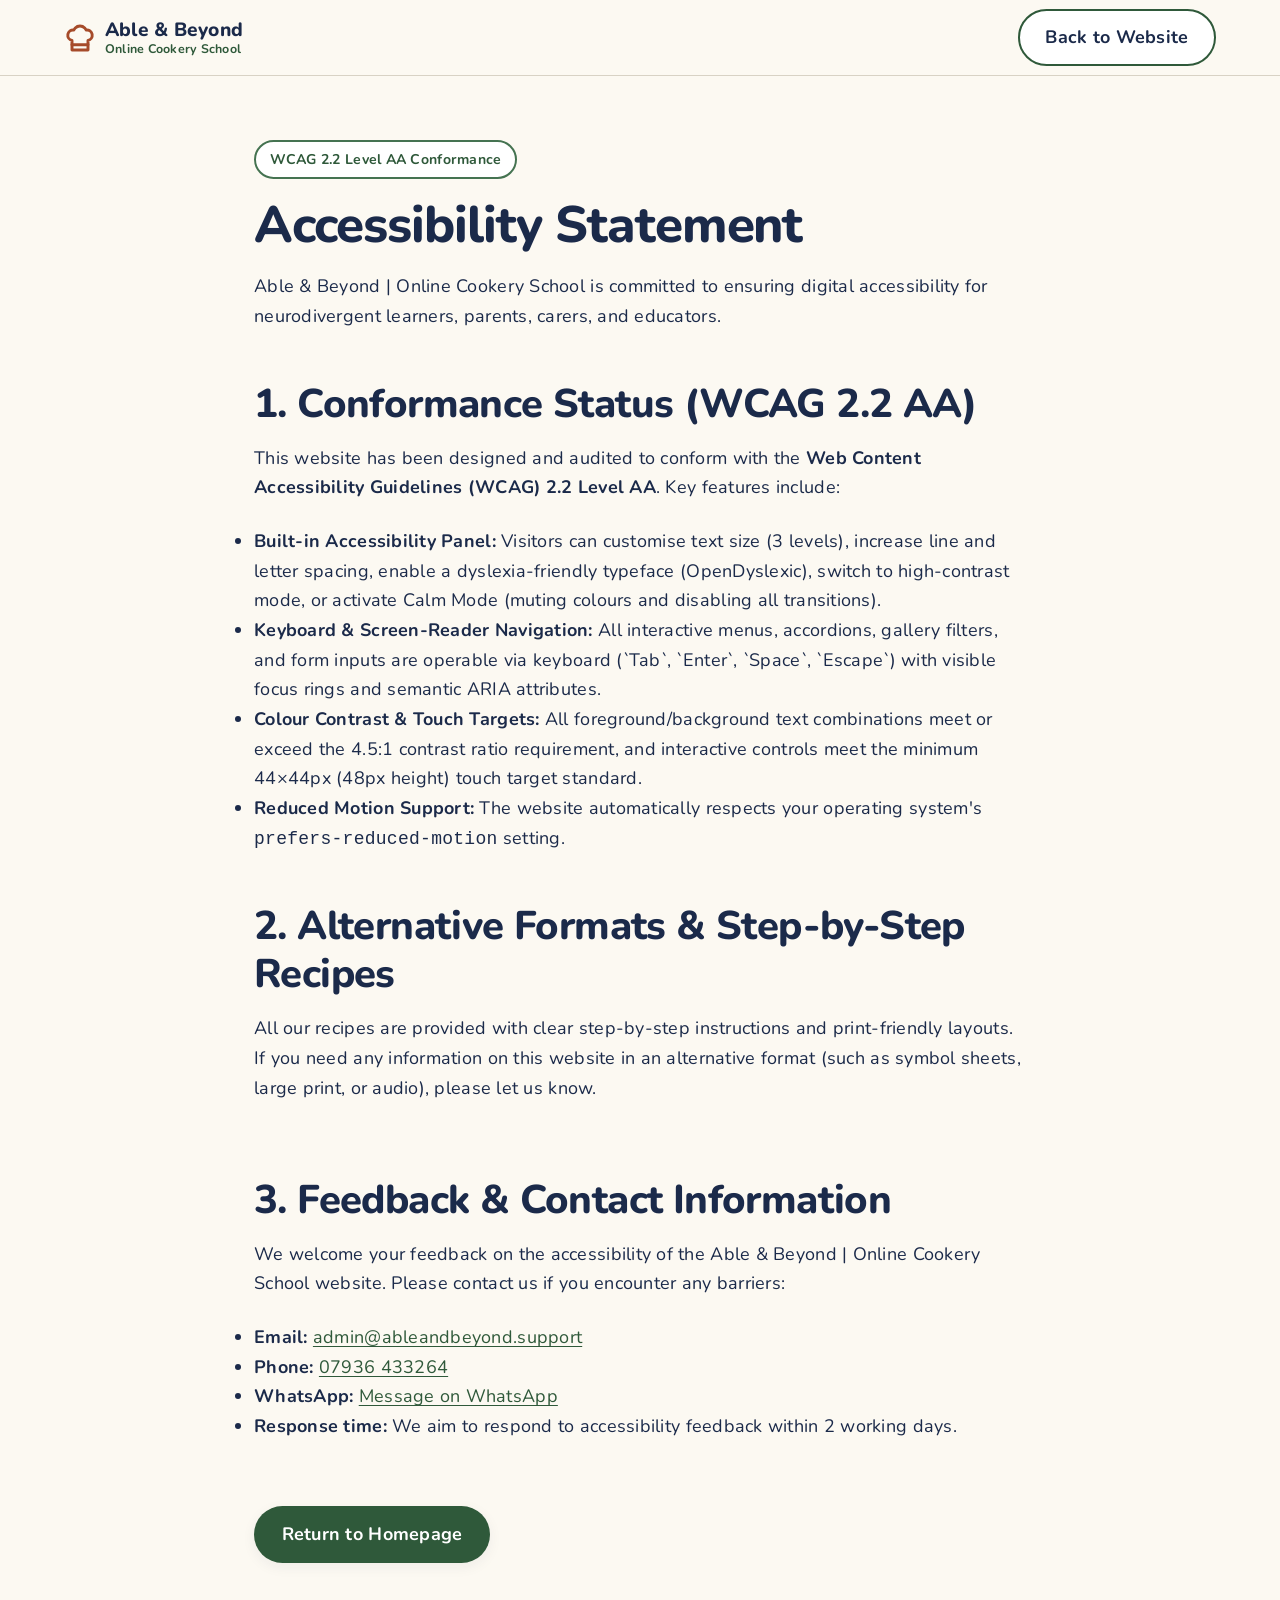
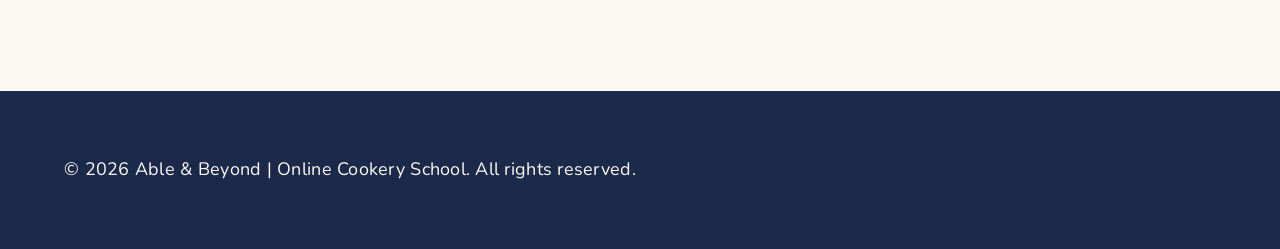
<file: accessibility-statement.html>
<!DOCTYPE html>
<html lang="en-GB">
<head>
  <meta charset="UTF-8">
  <meta name="viewport" content="width=device-width, initial-scale=1.0">
  <title>Accessibility Statement | Able &amp; Beyond | Online Cookery School</title>
  <meta name="description" content="Our commitment to WCAG 2.2 AA accessibility and cognitive inclusivity for neurodivergent learners, families, and educators.">
  <link rel="canonical" href="https://cookeryschool.ableandbeyond.support/accessibility-statement.html">
  <link rel="icon" type="image/svg+xml" href="assets/favicon.svg">
  <link rel="stylesheet" href="css/variables.css">
  <link rel="stylesheet" href="css/styles.css">
</head>
<body>
  <header>
    <div class="container nav-container">
      <a href="index.html" class="logo" aria-label="Able &amp; Beyond | Online Cookery School — Home">
        <svg width="32" height="32" viewBox="0 0 24 24" fill="none" stroke="currentColor" stroke-width="2.2" stroke-linecap="round" stroke-linejoin="round" aria-hidden="true" style="color: var(--color-accent);">
          <path d="M6 13.87A4 4 0 0 1 7.41 6a5.11 5.11 0 0 1 1.05-1.54 5 5 0 0 1 7.08 0A5.11 5.11 0 0 1 16.59 6 4 4 0 0 1 18 13.87V21H6Z"/>
          <line x1="6" y1="17" x2="18" y2="17"/>
        </svg>
        <span class="logo-text">
          <span class="logo-brand">Able &amp; Beyond</span>
          <span class="logo-sub">Online Cookery School</span>
        </span>
      </a>
      <a href="index.html" class="btn btn-secondary">Back to Website</a>
    </div>
  </header>

  <main id="main-content" class="container" style="padding: var(--space-xl) var(--space-md); max-width: 820px;">
    <div class="format-badge">WCAG 2.2 Level AA Conformance</div>
    <h1>Accessibility Statement</h1>
    <p>Able &amp; Beyond | Online Cookery School is committed to ensuring digital accessibility for neurodivergent learners, parents, carers, and educators.</p>

    <section style="padding: var(--space-md) 0;">
      <h2>1. Conformance Status (WCAG 2.2 AA)</h2>
      <p>This website has been designed and audited to conform with the <strong>Web Content Accessibility Guidelines (WCAG) 2.2 Level AA</strong>. Key features include:</p>
      <ul>
        <li><strong>Built-in Accessibility Panel:</strong> Visitors can customise text size (3 levels), increase line and letter spacing, enable a dyslexia-friendly typeface (OpenDyslexic), switch to high-contrast mode, or activate Calm Mode (muting colours and disabling all transitions).</li>
        <li><strong>Keyboard &amp; Screen-Reader Navigation:</strong> All interactive menus, accordions, gallery filters, and form inputs are operable via keyboard (`Tab`, `Enter`, `Space`, `Escape`) with visible focus rings and semantic ARIA attributes.</li>
        <li><strong>Colour Contrast &amp; Touch Targets:</strong> All foreground/background text combinations meet or exceed the 4.5:1 contrast ratio requirement, and interactive controls meet the minimum 44×44px (48px height) touch target standard.</li>
        <li><strong>Reduced Motion Support:</strong> The website automatically respects your operating system's <code>prefers-reduced-motion</code> setting.</li>
      </ul>
    </section>

    <section style="padding: var(--space-md) 0;">
      <h2>2. Alternative Formats &amp; Step-by-Step Recipes</h2>
      <p>All our recipes are provided with clear step-by-step instructions and print-friendly layouts. If you need any information on this website in an alternative format (such as symbol sheets, large print, or audio), please let us know.</p>
    </section>

    <section style="padding: var(--space-md) 0;">
      <h2>3. Feedback &amp; Contact Information</h2>
      <p>We welcome your feedback on the accessibility of the Able &amp; Beyond | Online Cookery School website. Please contact us if you encounter any barriers:</p>
      <ul>
        <li><strong>Email:</strong> <a href="mailto:admin@ableandbeyond.support">admin@ableandbeyond.support</a></li>
        <li><strong>Phone:</strong> <a href="tel:+447936433264">07936 433264</a></li>
        <li><strong>WhatsApp:</strong> <a href="https://wa.me/447936433264" target="_blank" rel="noopener">Message on WhatsApp</a></li>
        <li><strong>Response time:</strong> We aim to respond to accessibility feedback within 2 working days.</li>
      </ul>
    </section>

    <div style="margin-top: var(--space-lg);">
      <a href="index.html" class="btn btn-primary">Return to Homepage</a>
    </div>
  </main>

  <footer>
    <div class="container">
      <p>&copy; 2026 Able &amp; Beyond | Online Cookery School. All rights reserved.</p>
    </div>
  </footer>
</body>
</html>
</file>
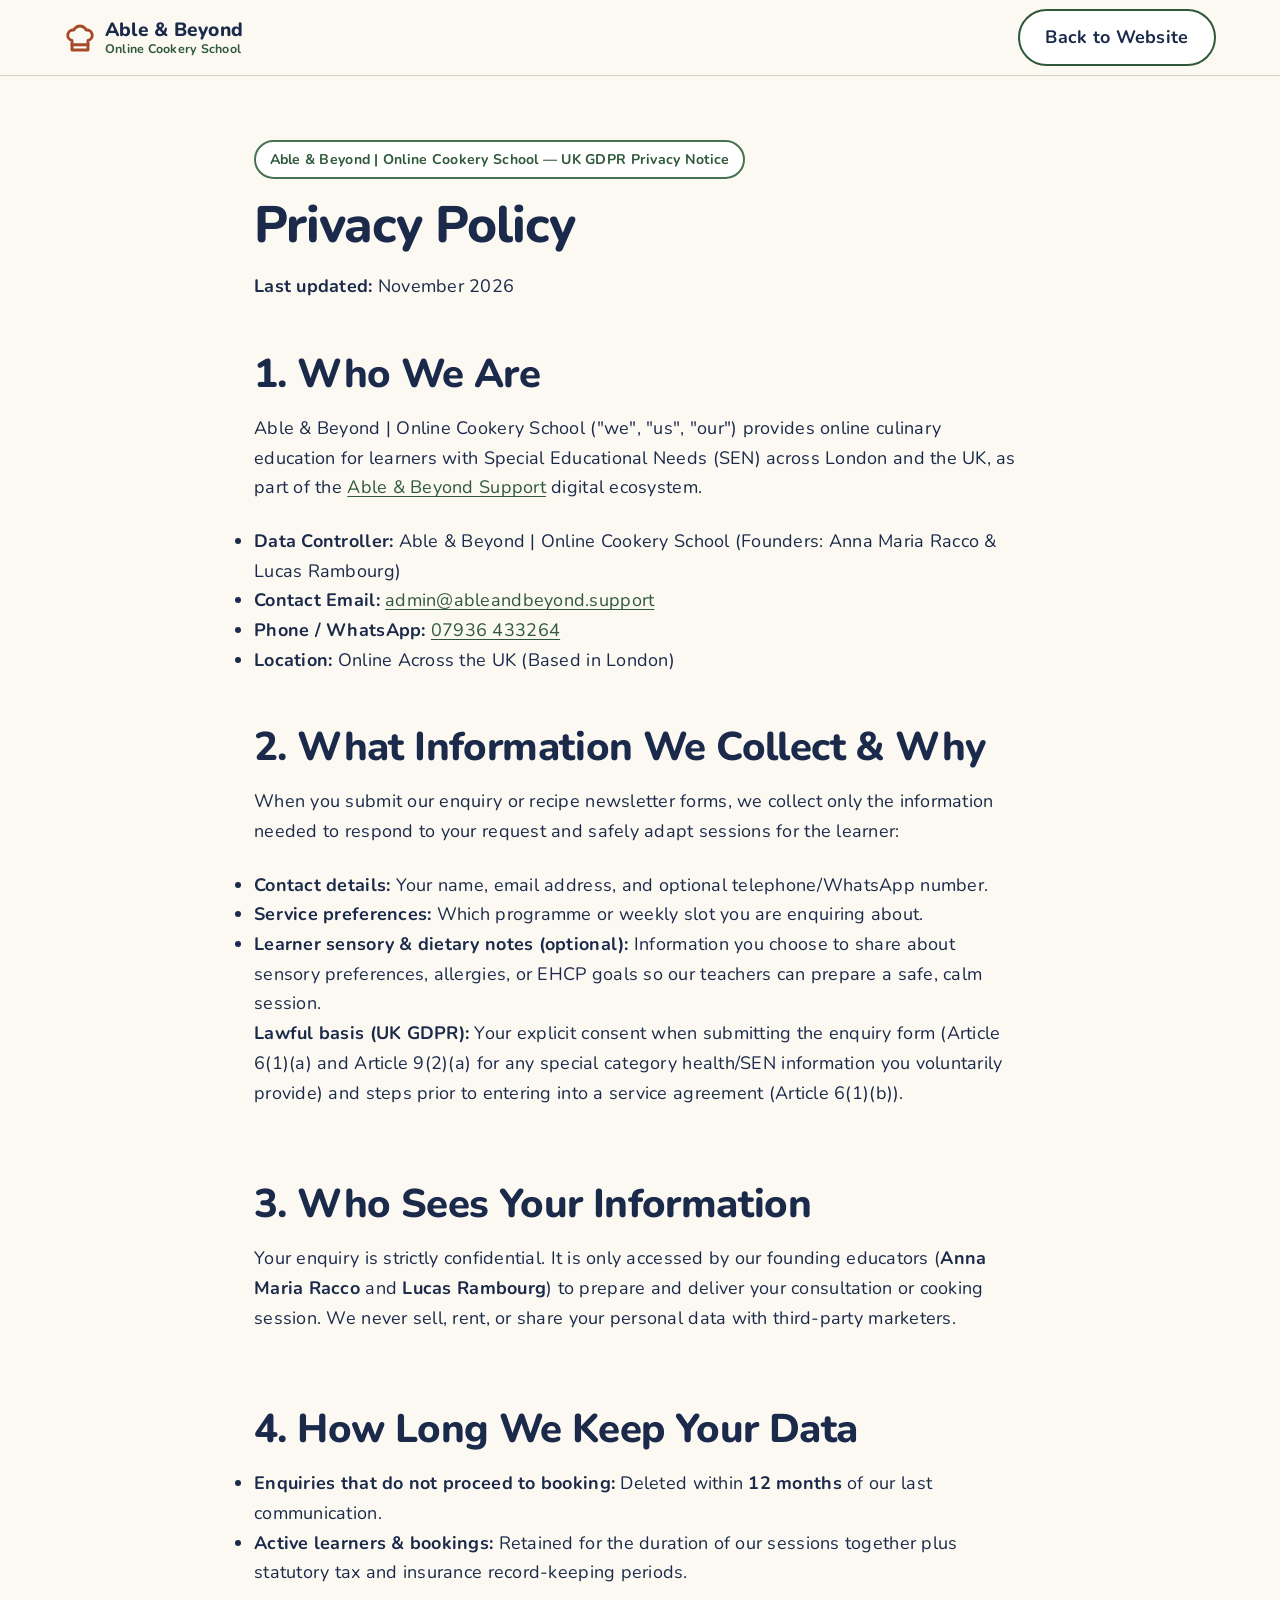
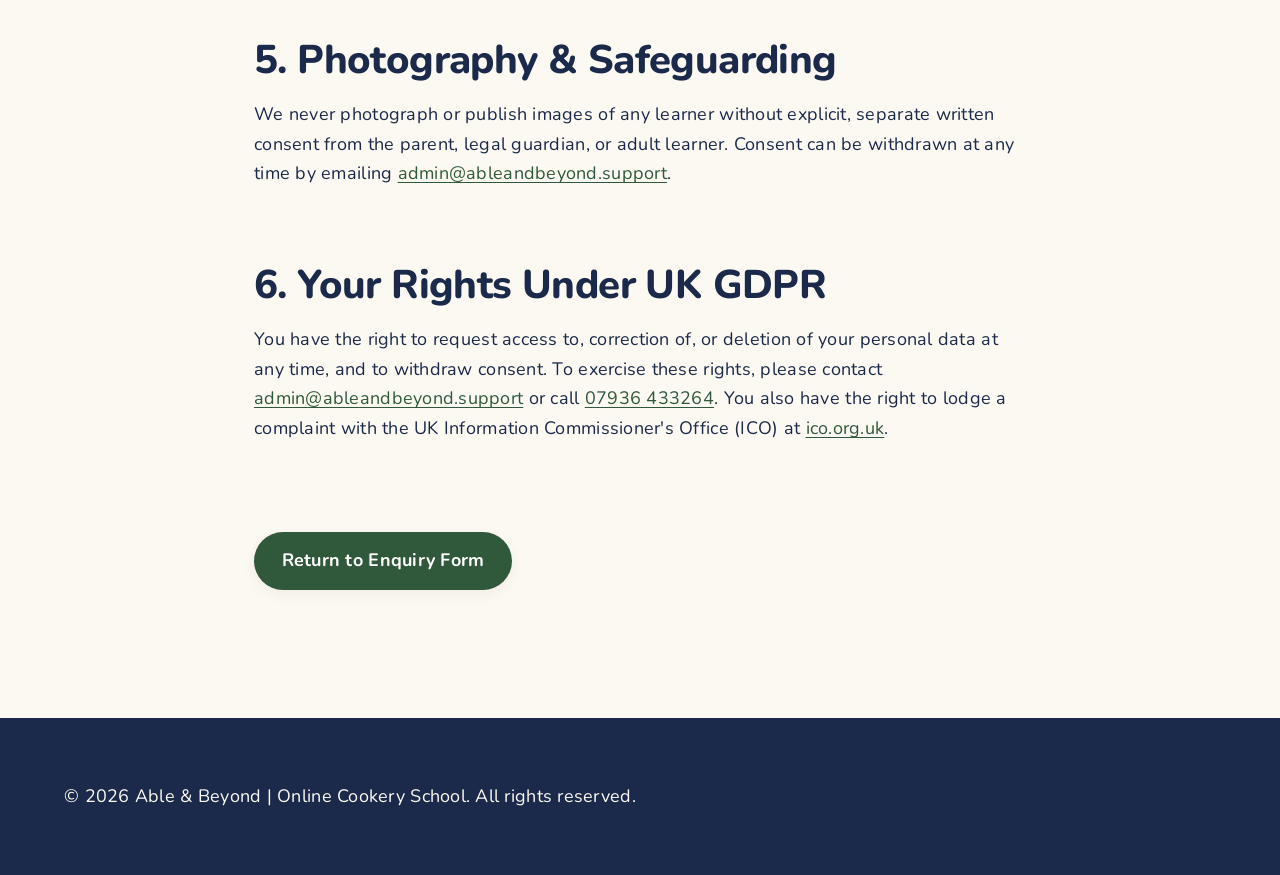
<file: privacy-policy.html>
<!DOCTYPE html>
<html lang="en-GB">
<head>
  <meta charset="UTF-8">
  <meta name="viewport" content="width=device-width, initial-scale=1.0">
  <title>Privacy Policy | Able &amp; Beyond | Online Cookery School</title>
  <meta name="description" content="How Able &amp; Beyond | Online Cookery School collects, uses, and protects your personal information under UK GDPR.">
  <link rel="canonical" href="https://cookeryschool.ableandbeyond.support/privacy-policy.html">
  <link rel="icon" type="image/svg+xml" href="assets/favicon.svg">
  <link rel="stylesheet" href="css/variables.css">
  <link rel="stylesheet" href="css/styles.css">
</head>
<body>
  <header>
    <div class="container nav-container">
      <a href="index.html" class="logo" aria-label="Able &amp; Beyond | Online Cookery School — Home">
        <svg width="32" height="32" viewBox="0 0 24 24" fill="none" stroke="currentColor" stroke-width="2.2" stroke-linecap="round" stroke-linejoin="round" aria-hidden="true" style="color: var(--color-accent);">
          <path d="M6 13.87A4 4 0 0 1 7.41 6a5.11 5.11 0 0 1 1.05-1.54 5 5 0 0 1 7.08 0A5.11 5.11 0 0 1 16.59 6 4 4 0 0 1 18 13.87V21H6Z"/>
          <line x1="6" y1="17" x2="18" y2="17"/>
        </svg>
        <span class="logo-text">
          <span class="logo-brand">Able &amp; Beyond</span>
          <span class="logo-sub">Online Cookery School</span>
        </span>
      </a>
      <a href="index.html#contact" class="btn btn-secondary">Back to Website</a>
    </div>
  </header>

  <main id="main-content" class="container" style="padding: var(--space-xl) var(--space-md); max-width: 820px;">
    <div class="format-badge">Able &amp; Beyond | Online Cookery School — UK GDPR Privacy Notice</div>
    <h1>Privacy Policy</h1>
    <p><strong>Last updated:</strong> November 2026</p>

    <section style="padding: var(--space-md) 0;">
      <h2>1. Who We Are</h2>
      <p>Able &amp; Beyond | Online Cookery School ("we", "us", "our") provides online culinary education for learners with Special Educational Needs (SEN) across London and the UK, as part of the <a href="https://ableandbeyond.support/">Able &amp; Beyond Support</a> digital ecosystem.</p>
      <ul>
        <li><strong>Data Controller:</strong> Able &amp; Beyond | Online Cookery School (Founders: Anna Maria Racco &amp; Lucas Rambourg)</li>
        <li><strong>Contact Email:</strong> <a href="mailto:admin@ableandbeyond.support">admin@ableandbeyond.support</a></li>
        <li><strong>Phone / WhatsApp:</strong> <a href="tel:+447936433264">07936 433264</a></li>
        <li><strong>Location:</strong> Online Across the UK (Based in London)</li>
      </ul>
    </section>

    <section style="padding: var(--space-md) 0;">
      <h2>2. What Information We Collect &amp; Why</h2>
      <p>When you submit our enquiry or recipe newsletter forms, we collect only the information needed to respond to your request and safely adapt sessions for the learner:</p>
      <ul>
        <li><strong>Contact details:</strong> Your name, email address, and optional telephone/WhatsApp number.</li>
        <li><strong>Service preferences:</strong> Which programme or weekly slot you are enquiring about.</li>
        <li><strong>Learner sensory &amp; dietary notes (optional):</strong> Information you choose to share about sensory preferences, allergies, or EHCP goals so our teachers can prepare a safe, calm session.</li>
      </ul>
      <p><strong>Lawful basis (UK GDPR):</strong> Your explicit consent when submitting the enquiry form (Article 6(1)(a) and Article 9(2)(a) for any special category health/SEN information you voluntarily provide) and steps prior to entering into a service agreement (Article 6(1)(b)).</p>
    </section>

    <section style="padding: var(--space-md) 0;">
      <h2>3. Who Sees Your Information</h2>
      <p>Your enquiry is strictly confidential. It is only accessed by our founding educators (<strong>Anna Maria Racco</strong> and <strong>Lucas Rambourg</strong>) to prepare and deliver your consultation or cooking session. We never sell, rent, or share your personal data with third-party marketers.</p>
    </section>

    <section style="padding: var(--space-md) 0;">
      <h2>4. How Long We Keep Your Data</h2>
      <ul>
        <li><strong>Enquiries that do not proceed to booking:</strong> Deleted within <strong>12 months</strong> of our last communication.</li>
        <li><strong>Active learners &amp; bookings:</strong> Retained for the duration of our sessions together plus statutory tax and insurance record-keeping periods.</li>
      </ul>
    </section>

    <section style="padding: var(--space-md) 0;">
      <h2>5. Photography &amp; Safeguarding</h2>
      <p>We never photograph or publish images of any learner without explicit, separate written consent from the parent, legal guardian, or adult learner. Consent can be withdrawn at any time by emailing <a href="mailto:admin@ableandbeyond.support">admin@ableandbeyond.support</a>.</p>
    </section>

    <section style="padding: var(--space-md) 0;">
      <h2>6. Your Rights Under UK GDPR</h2>
      <p>You have the right to request access to, correction of, or deletion of your personal data at any time, and to withdraw consent. To exercise these rights, please contact <a href="mailto:admin@ableandbeyond.support">admin@ableandbeyond.support</a> or call <a href="tel:+447936433264">07936 433264</a>. You also have the right to lodge a complaint with the UK Information Commissioner's Office (ICO) at <a href="https://ico.org.uk" target="_blank" rel="noopener">ico.org.uk</a>.</p>
    </section>

    <div style="margin-top: var(--space-lg);">
      <a href="index.html#contact" class="btn btn-primary">Return to Enquiry Form</a>
    </div>
  </main>

  <footer>
    <div class="container">
      <p>&copy; 2026 Able &amp; Beyond | Online Cookery School. All rights reserved.</p>
    </div>
  </footer>
</body>
</html>
</file>
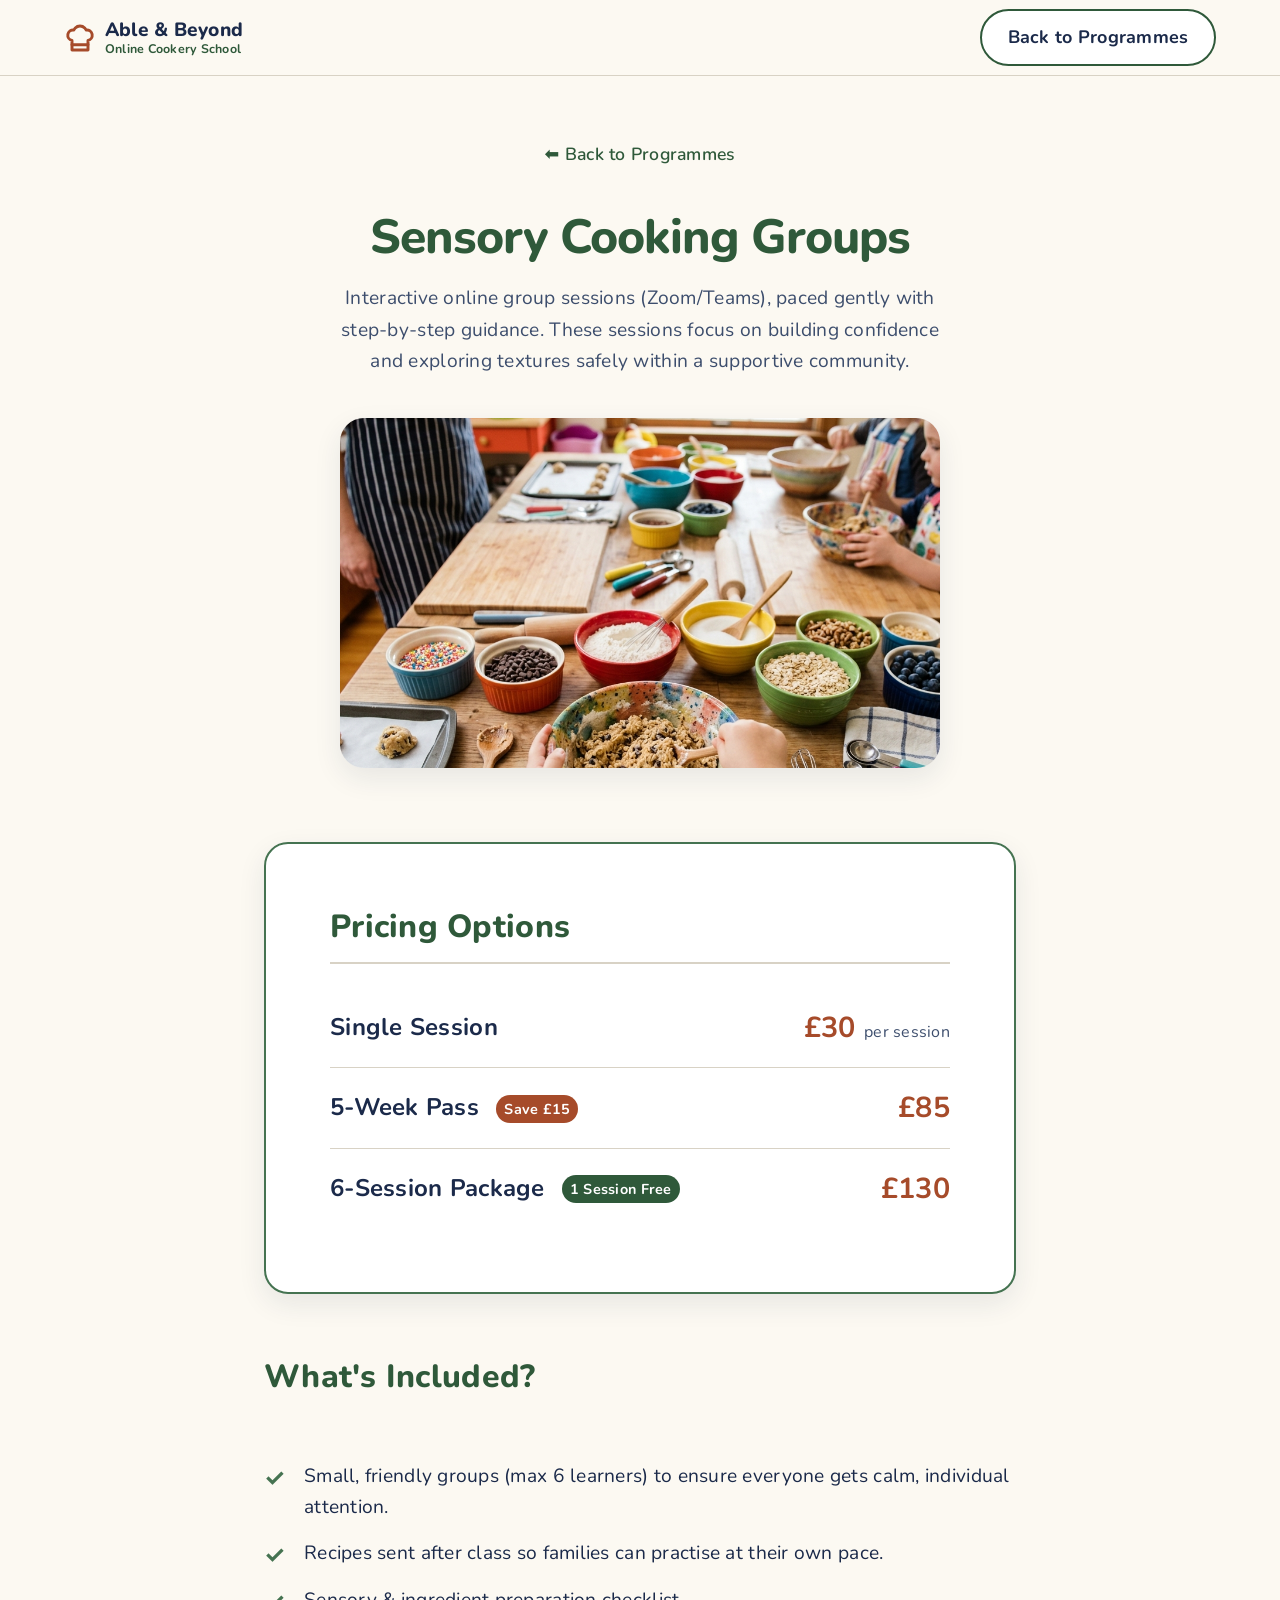
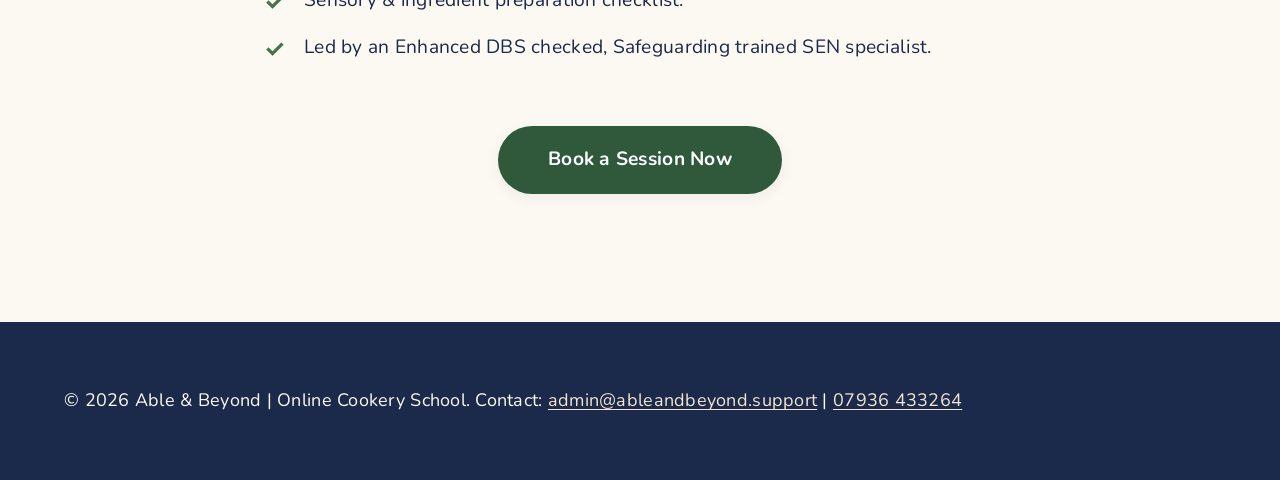
<file: program-group.html>
<!DOCTYPE html>
<html lang="en-GB">
<head>
  <meta charset="UTF-8">
  <meta name="viewport" content="width=device-width, initial-scale=1.0">
  <title>Sensory Cooking Groups | Able &amp; Beyond | Online Cookery School</title>
  <meta name="description" content="Online sensory cooking groups for SEN learners at Able &amp; Beyond | Online Cookery School.">
  <link rel="canonical" href="https://cookeryschool.ableandbeyond.support/program-group.html">
  <link rel="icon" type="image/svg+xml" href="assets/favicon.svg">
  <link rel="stylesheet" href="css/variables.css">
  <link rel="stylesheet" href="css/styles.css">
  <style>
    .program-header { text-align: center; padding: var(--space-xl) 0; }
    .program-title { font-size: clamp(2rem, 4vw, 3rem); color: var(--color-primary-dark); margin-bottom: var(--space-sm); }
    .program-container { max-width: 800px; margin: 0 auto; padding: 0 var(--space-md); }
    
    .hero-img { width: 100%; max-width: 600px; height: 350px; object-fit: cover; object-position: center 20%; border-radius: var(--radius-lg); margin-top: var(--space-lg); box-shadow: var(--shadow-md); }

    .pricing-box-large { background: var(--color-surface); padding: var(--space-xl); border-radius: var(--radius-lg); border: 2px solid var(--color-primary); margin-bottom: var(--space-xl); box-shadow: var(--shadow-md); }
    .pricing-box-large h3 { margin-top: 0; color: var(--color-primary-dark); font-size: 2rem; border-bottom: 2px solid var(--color-border); padding-bottom: 1rem; margin-bottom: 1.5rem; }
    
    .pricing-tier { display: flex; justify-content: space-between; align-items: center; padding: 1rem 0; border-bottom: 1px solid var(--color-border); }
    .pricing-tier:last-child { border-bottom: none; }
    .tier-name { font-size: 1.5rem; font-weight: 700; color: var(--color-text-main); }
    .tier-price { font-size: 1.8rem; font-weight: 700; color: var(--color-accent); }
    
    .feature-list-large { list-style: none; padding: 0; margin: var(--space-xl) 0; }
    .feature-list-large li { position: relative; padding-left: 2.5rem; margin-bottom: 1rem; font-size: 1.2rem; color: var(--color-text-main); line-height: 1.6; }
    .feature-list-large li::before { content: "✓"; position: absolute; left: 0; top: -2px; color: var(--color-primary); font-weight: bold; font-size: 1.5rem; }
    
    .btn-back { display: inline-flex; align-items: center; gap: 8px; margin-bottom: var(--space-lg); text-decoration: none; color: var(--color-primary-dark); font-weight: 600; font-size: 1.1rem; }
    .btn-back:hover { color: var(--color-primary); }
    
    @media (max-width: 600px) {
      .pricing-tier { flex-direction: column; align-items: flex-start; gap: 0.5rem; }
    }
  </style>
</head>
<body>
  
  <header>
    <div class="container nav-container">
      <a href="index.html" class="logo" aria-label="Able &amp; Beyond | Online Cookery School — Home">
        <svg width="32" height="32" viewBox="0 0 24 24" fill="none" stroke="currentColor" stroke-width="2.2" stroke-linecap="round" stroke-linejoin="round" aria-hidden="true" style="color: var(--color-accent);">
          <path d="M6 13.87A4 4 0 0 1 7.41 6a5.11 5.11 0 0 1 1.05-1.54 5 5 0 0 1 7.08 0A5.11 5.11 0 0 1 16.59 6 4 4 0 0 1 18 13.87V21H6Z"/><line x1="6" y1="17" x2="18" y2="17"/>
        </svg>
        <span class="logo-text">
          <span class="logo-brand">Able &amp; Beyond</span>
          <span class="logo-sub">Online Cookery School</span>
        </span>
      </a>
      <a href="index.html#programs" class="btn btn-secondary">Back to Programmes</a>
    </div>
  </header>

  <main style="padding-bottom: var(--space-xl);">
    <div class="container">
      <div class="program-header">
        <a href="index.html#programs" class="btn-back">⬅️ Back to Programmes</a>
        <h1 class="program-title">Sensory Cooking Groups</h1>
        <p style="font-size: 1.2rem; max-width: 600px; margin: 0 auto; color: var(--color-text-muted);">Interactive online group sessions (Zoom/Teams), paced gently with step-by-step guidance. These sessions focus on building confidence and exploring textures safely within a supportive community.</p>
        <img src="assets/images/class-1.jpg" alt="Sensory Cooking Groups" class="hero-img">
      </div>

      <div class="program-container">
        
        <div class="pricing-box-large">
          <h3>Pricing Options</h3>
          
          <div class="pricing-tier">
            <div class="tier-name">Single Session</div>
            <div class="tier-price">£30 <span style="font-size:1rem; color: var(--color-text-muted); font-weight:normal;">per session</span></div>
          </div>
          
          <div class="pricing-tier">
            <div class="tier-name">5-Week Pass <span style="background:var(--color-accent); color:white; font-size:0.9rem; padding: 4px 8px; border-radius: 20px; margin-left: 10px; vertical-align:middle;">Save £15</span></div>
            <div class="tier-price">£85</div>
          </div>

          <div class="pricing-tier">
            <div class="tier-name">6-Session Package <span style="background:var(--color-primary-dark); color:white; font-size:0.9rem; padding: 4px 8px; border-radius: 20px; margin-left: 10px; vertical-align:middle;">1 Session Free</span></div>
            <div class="tier-price">£130</div>
          </div>
          
        </div>

        <h3 style="font-size: 2rem; color: var(--color-primary-dark);">What's Included?</h3>
        <ul class="feature-list-large">
          <li>Small, friendly groups (max 6 learners) to ensure everyone gets calm, individual attention.</li>
          <li>Recipes sent after class so families can practise at their own pace.</li>
          <li>Sensory &amp; ingredient preparation checklist.</li>
          <li>Led by an Enhanced DBS checked, Safeguarding trained SEN specialist.</li>
        </ul>
        
        <div style="text-align: center; margin-top: var(--space-xl);">
          <a href="index.html#contact" class="btn btn-primary" style="font-size: 1.2rem; padding: 1rem 3rem;">Book a Session Now</a>
        </div>
        
      </div>
    </div>
  </main>

  <footer>
    <div class="container">
      <p>&copy; 2026 Able &amp; Beyond | Online Cookery School. Contact: <a href="mailto:admin@ableandbeyond.support">admin@ableandbeyond.support</a> | <a href="tel:+447936433264">07936 433264</a></p>
    </div>
  </footer>

</body>
</html>
</file>
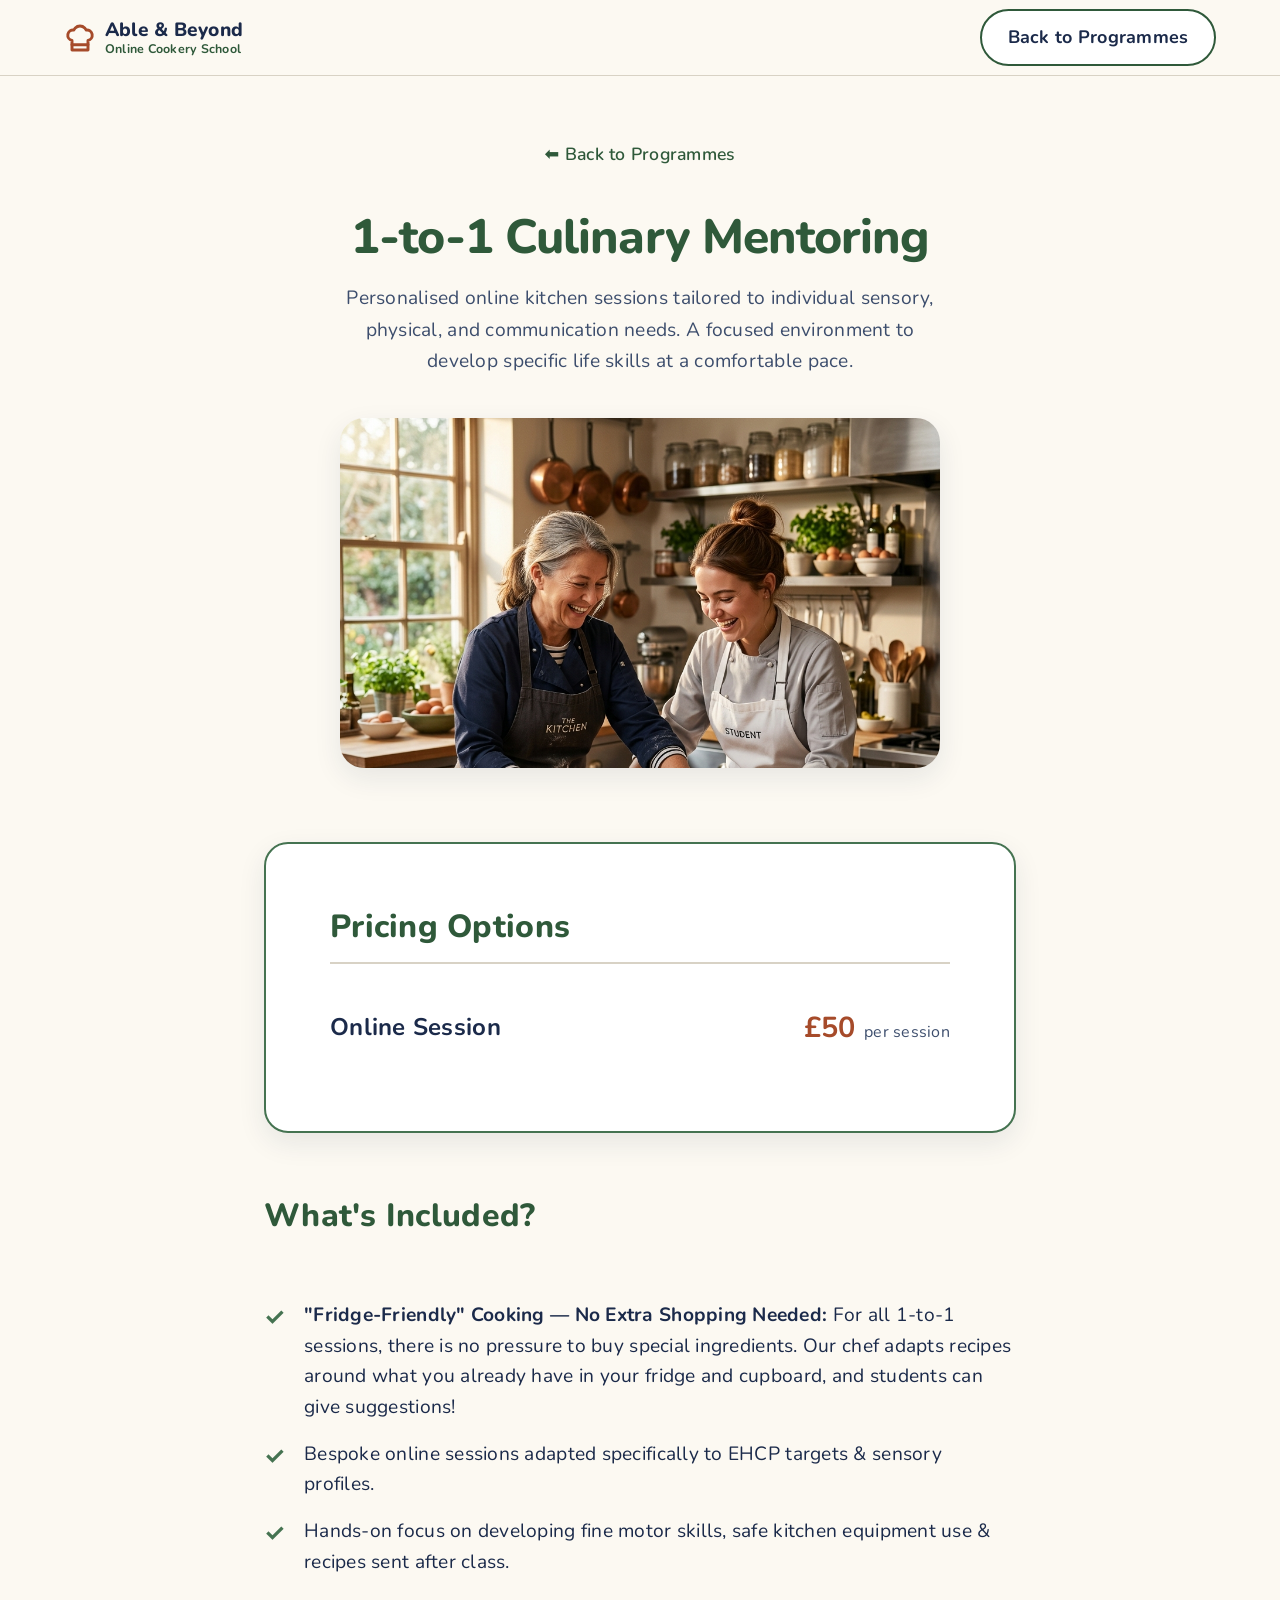
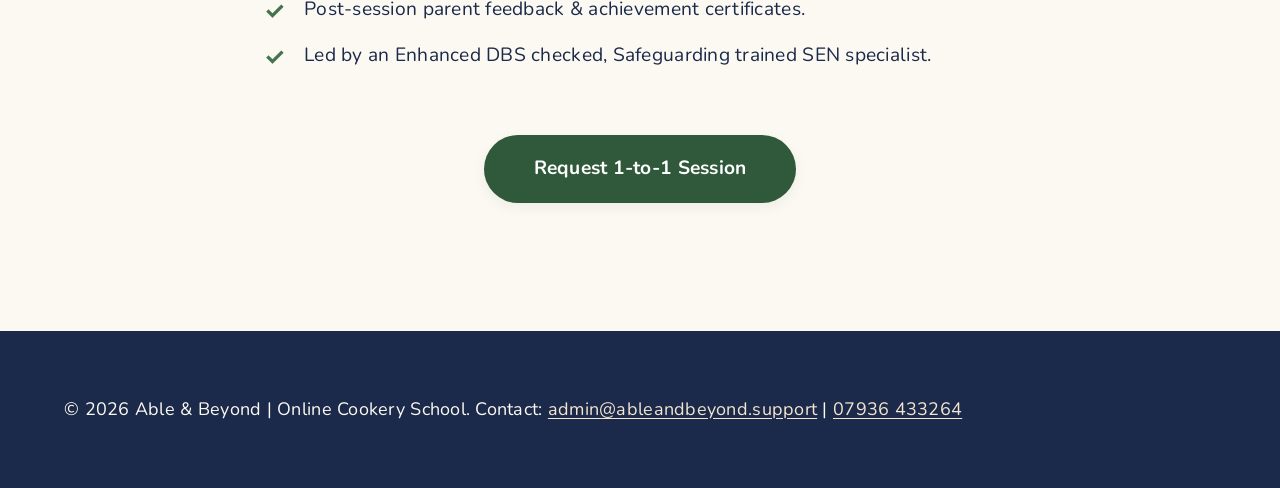
<file: program-mentoring.html>
<!DOCTYPE html>
<html lang="en-GB">
<head>
  <meta charset="UTF-8">
  <meta name="viewport" content="width=device-width, initial-scale=1.0">
  <title>1-to-1 Culinary Mentoring | Able &amp; Beyond | Online Cookery School</title>
  <meta name="description" content="Personalised online 1-to-1 culinary mentoring for SEN learners at Able &amp; Beyond | Online Cookery School.">
  <link rel="canonical" href="https://cookeryschool.ableandbeyond.support/program-mentoring.html">
  <link rel="icon" type="image/svg+xml" href="assets/favicon.svg">
  <link rel="stylesheet" href="css/variables.css">
  <link rel="stylesheet" href="css/styles.css">
  <style>
    .program-header { text-align: center; padding: var(--space-xl) 0; }
    .program-title { font-size: clamp(2rem, 4vw, 3rem); color: var(--color-primary-dark); margin-bottom: var(--space-sm); }
    .program-container { max-width: 800px; margin: 0 auto; padding: 0 var(--space-md); }
    
    .hero-img { width: 100%; max-width: 600px; height: 350px; object-fit: cover; object-position: center 20%; border-radius: var(--radius-lg); margin-top: var(--space-lg); box-shadow: var(--shadow-md); }

    .pricing-box-large { background: var(--color-surface); padding: var(--space-xl); border-radius: var(--radius-lg); border: 2px solid var(--color-primary); margin-bottom: var(--space-xl); box-shadow: var(--shadow-md); }
    .pricing-box-large h3 { margin-top: 0; color: var(--color-primary-dark); font-size: 2rem; border-bottom: 2px solid var(--color-border); padding-bottom: 1rem; margin-bottom: 1.5rem; }
    
    .pricing-tier { display: flex; justify-content: space-between; align-items: center; padding: 1rem 0; border-bottom: 1px solid var(--color-border); }
    .pricing-tier:last-child { border-bottom: none; }
    .tier-name { font-size: 1.5rem; font-weight: 700; color: var(--color-text-main); }
    .tier-price { font-size: 1.8rem; font-weight: 700; color: var(--color-accent); }
    
    .feature-list-large { list-style: none; padding: 0; margin: var(--space-xl) 0; }
    .feature-list-large li { position: relative; padding-left: 2.5rem; margin-bottom: 1rem; font-size: 1.2rem; color: var(--color-text-main); line-height: 1.6; }
    .feature-list-large li::before { content: "✓"; position: absolute; left: 0; top: -2px; color: var(--color-primary); font-weight: bold; font-size: 1.5rem; }
    
    .btn-back { display: inline-flex; align-items: center; gap: 8px; margin-bottom: var(--space-lg); text-decoration: none; color: var(--color-primary-dark); font-weight: 600; font-size: 1.1rem; }
    .btn-back:hover { color: var(--color-primary); }
    
    @media (max-width: 600px) {
      .pricing-tier { flex-direction: column; align-items: flex-start; gap: 0.5rem; }
    }
  </style>
</head>
<body>
  
  <header>
    <div class="container nav-container">
      <a href="index.html" class="logo" aria-label="Able &amp; Beyond | Online Cookery School — Home">
        <svg width="32" height="32" viewBox="0 0 24 24" fill="none" stroke="currentColor" stroke-width="2.2" stroke-linecap="round" stroke-linejoin="round" aria-hidden="true" style="color: var(--color-accent);">
          <path d="M6 13.87A4 4 0 0 1 7.41 6a5.11 5.11 0 0 1 1.05-1.54 5 5 0 0 1 7.08 0A5.11 5.11 0 0 1 16.59 6 4 4 0 0 1 18 13.87V21H6Z"/><line x1="6" y1="17" x2="18" y2="17"/>
        </svg>
        <span class="logo-text">
          <span class="logo-brand">Able &amp; Beyond</span>
          <span class="logo-sub">Online Cookery School</span>
        </span>
      </a>
      <a href="index.html#programs" class="btn btn-secondary">Back to Programmes</a>
    </div>
  </header>

  <main style="padding-bottom: var(--space-xl);">
    <div class="container">
      <div class="program-header">
        <a href="index.html#programs" class="btn-back">⬅️ Back to Programmes</a>
        <h1 class="program-title">1-to-1 Culinary Mentoring</h1>
        <p style="font-size: 1.2rem; max-width: 600px; margin: 0 auto; color: var(--color-text-muted);">Personalised online kitchen sessions tailored to individual sensory, physical, and communication needs. A focused environment to develop specific life skills at a comfortable pace.</p>
        <img src="assets/images/class-2.jpg" alt="1-to-1 Mentoring" class="hero-img">
      </div>

      <div class="program-container">
        
        <div class="pricing-box-large">
          <h3>Pricing Options</h3>
          
          <div class="pricing-tier">
            <div class="tier-name">Online Session</div>
            <div class="tier-price">£50 <span style="font-size:1rem; color: var(--color-text-muted); font-weight:normal;">per session</span></div>
          </div>
          
        </div>

        <h3 style="font-size: 2rem; color: var(--color-primary-dark);">What's Included?</h3>
        <ul class="feature-list-large">
          <li><strong>"Fridge-Friendly" Cooking — No Extra Shopping Needed:</strong> For all 1-to-1 sessions, there is no pressure to buy special ingredients. Our chef adapts recipes around what you already have in your fridge and cupboard, and students can give suggestions!</li>
          <li>Bespoke online sessions adapted specifically to EHCP targets &amp; sensory profiles.</li>
          <li>Hands-on focus on developing fine motor skills, safe kitchen equipment use &amp; recipes sent after class.</li>
          <li>Post-session parent feedback &amp; achievement certificates.</li>
          <li>Led by an Enhanced DBS checked, Safeguarding trained SEN specialist.</li>
        </ul>
        
        <div style="text-align: center; margin-top: var(--space-xl);">
          <a href="index.html#contact" class="btn btn-primary" style="font-size: 1.2rem; padding: 1rem 3rem;">Request 1-to-1 Session</a>
        </div>
        
      </div>
    </div>
  </main>

  <footer>
    <div class="container">
      <p>&copy; 2026 Able &amp; Beyond | Online Cookery School. Contact: <a href="mailto:admin@ableandbeyond.support">admin@ableandbeyond.support</a> | <a href="tel:+447936433264">07936 433264</a></p>
    </div>
  </footer>

</body>
</html>
</file>
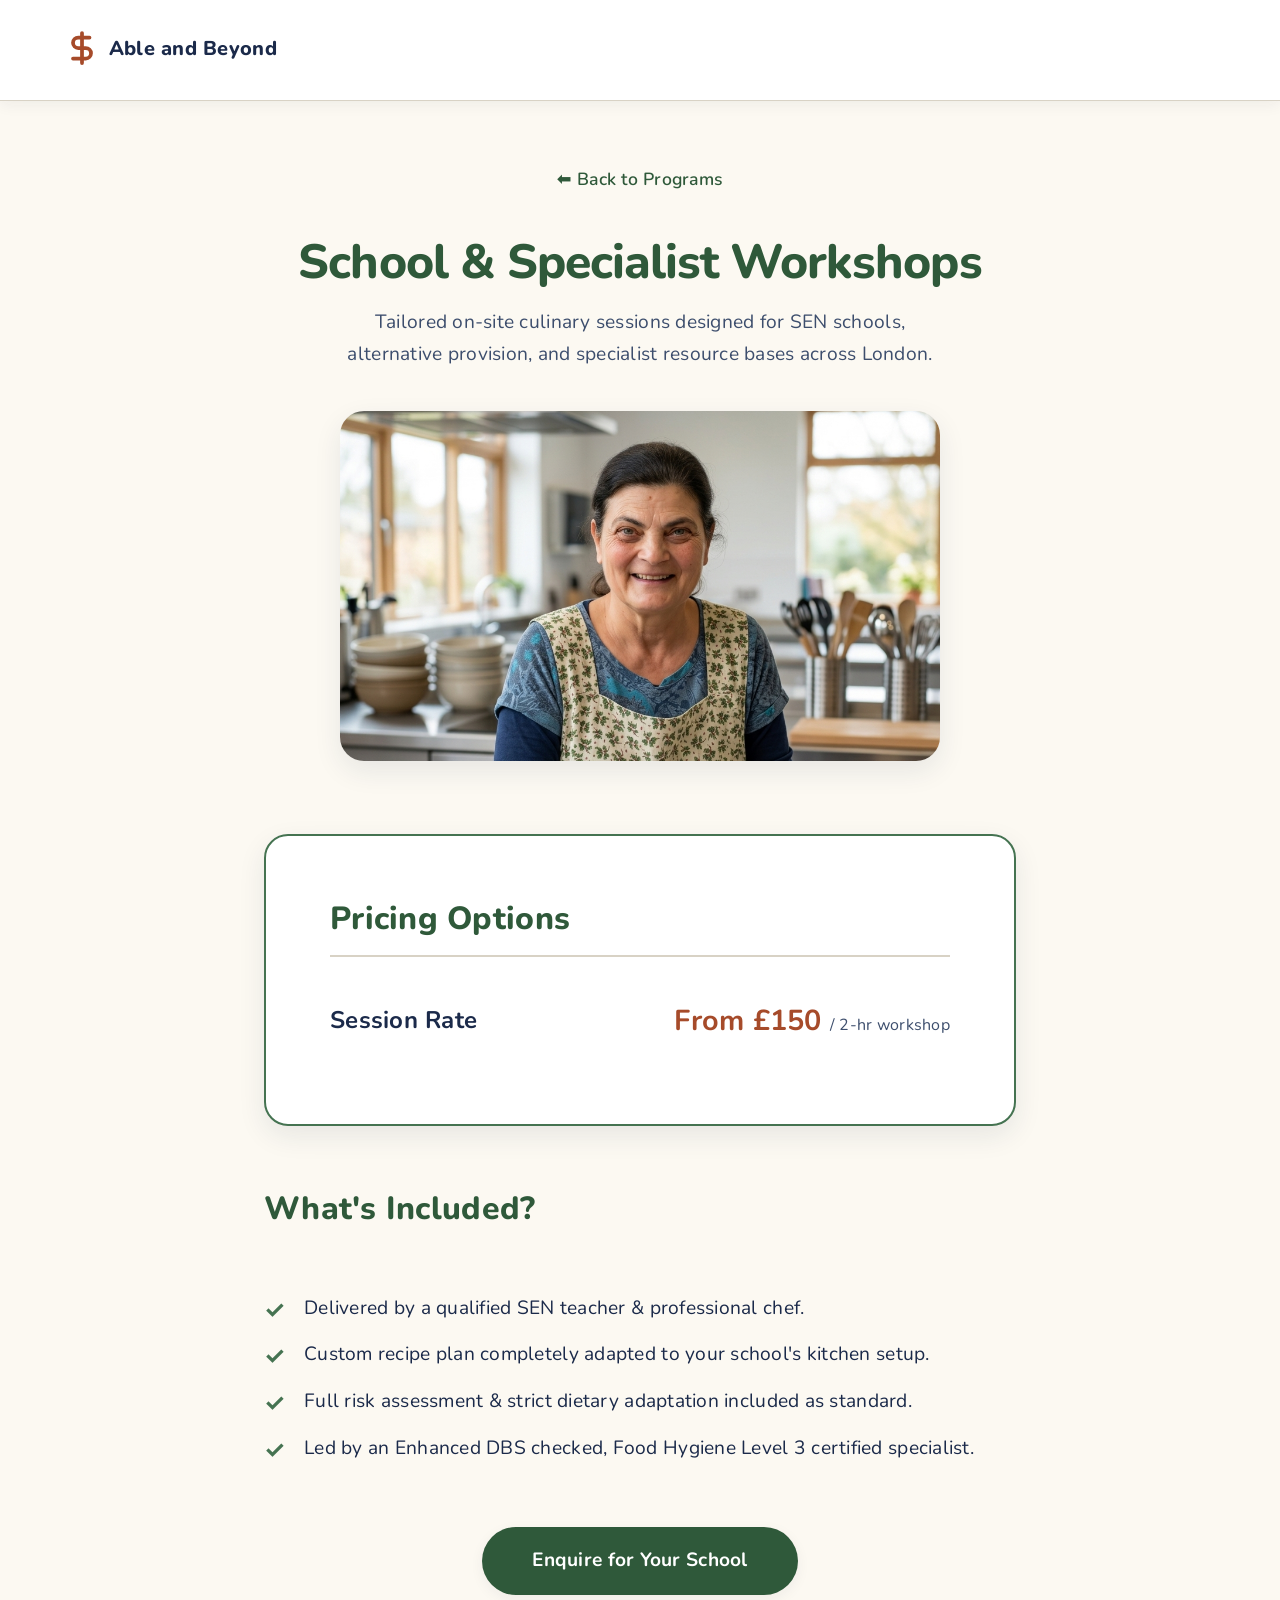
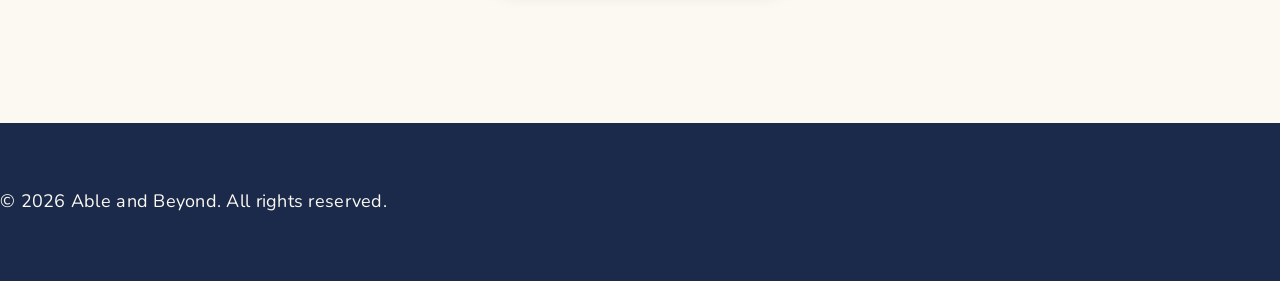
<file: program-schools.html>
<!DOCTYPE html>
<html lang="en">
<head>
  <meta charset="UTF-8">
  <meta name="viewport" content="width=device-width, initial-scale=1.0">
  <title>School & Specialist Workshops - Able and Beyond</title>
  <meta name="description" content="Tailored on-site culinary sessions for SEN schools across London.">
  <link rel="stylesheet" href="css/variables.css">
  <link rel="stylesheet" href="css/styles.css">
  <style>
    .program-header { text-align: center; padding: var(--space-xl) 0; }
    .program-title { font-size: 3rem; color: var(--color-primary-dark); margin-bottom: var(--space-sm); }
    .program-container { max-width: 800px; margin: 0 auto; padding: 0 var(--space-md); }
    
    .hero-img { width: 100%; max-width: 600px; height: 350px; object-fit: cover; object-position: center 20%; border-radius: var(--radius-lg); margin-top: var(--space-lg); box-shadow: var(--shadow-md); }

    .pricing-box-large { background: var(--color-surface); padding: var(--space-xl); border-radius: var(--radius-lg); border: 2px solid var(--color-primary); margin-bottom: var(--space-xl); box-shadow: var(--shadow-md); }
    .pricing-box-large h3 { margin-top: 0; color: var(--color-primary-dark); font-size: 2rem; border-bottom: 2px solid var(--color-border); padding-bottom: 1rem; margin-bottom: 1.5rem; }
    
    .pricing-tier { display: flex; justify-content: space-between; align-items: center; padding: 1rem 0; border-bottom: 1px solid var(--color-border); }
    .pricing-tier:last-child { border-bottom: none; }
    .tier-name { font-size: 1.5rem; font-weight: 700; color: var(--color-text-main); }
    .tier-price { font-size: 1.8rem; font-weight: 700; color: var(--color-accent); }
    
    .feature-list-large { list-style: none; padding: 0; margin: var(--space-xl) 0; }
    .feature-list-large li { position: relative; padding-left: 2.5rem; margin-bottom: 1rem; font-size: 1.2rem; color: var(--color-text-main); line-height: 1.6; }
    .feature-list-large li::before { content: "✓"; position: absolute; left: 0; top: -2px; color: var(--color-primary); font-weight: bold; font-size: 1.5rem; }
    
    .btn-back { display: inline-flex; align-items: center; gap: 8px; margin-bottom: var(--space-lg); text-decoration: none; color: var(--color-primary-dark); font-weight: 600; font-size: 1.1rem; }
    .btn-back:hover { color: var(--color-primary); }
    
    @media (max-width: 600px) {
      .pricing-tier { flex-direction: column; align-items: flex-start; gap: 0.5rem; }
    }
  </style>
</head>
<body>
  
  <header style="padding: var(--space-md) 0; background: var(--color-surface); box-shadow: var(--shadow-sm);">
    <div class="container">
      <a href="index.html" class="logo">
        <svg width="36" height="36" viewBox="0 0 24 24" fill="none" stroke="currentColor" stroke-width="2.5" stroke-linecap="round" stroke-linejoin="round" style="color: var(--color-accent);">
          <path d="M12 2v20"></path><path d="M17 5H9.5a3.5 3.5 0 0 0 0 7h5a3.5 3.5 0 0 1 0 7H6"></path>
        </svg>
        Able and Beyond
      </a>
    </div>
  </header>

  <main style="padding-bottom: var(--space-xl);">
    <div class="container">
      <div class="program-header">
        <a href="index.html#programs" class="btn-back">⬅️ Back to Programs</a>
        <h1 class="program-title">School & Specialist Workshops</h1>
        <p style="font-size: 1.2rem; max-width: 600px; margin: 0 auto; color: var(--color-text-muted);">Tailored on-site culinary sessions designed for SEN schools, alternative provision, and specialist resource bases across London.</p>
        <img src="assets/images/class-3.jpg" alt="School & Specialist Workshops" class="hero-img">
      </div>

      <div class="program-container">
        
        <div class="pricing-box-large">
          <h3>Pricing Options</h3>
          
          <div class="pricing-tier">
            <div class="tier-name">Session Rate</div>
            <div class="tier-price">From £150 <span style="font-size:1rem; color: var(--color-text-muted); font-weight:normal;">/ 2-hr workshop</span></div>
          </div>
          
        </div>

        <h3 style="font-size: 2rem; color: var(--color-primary-dark);">What's Included?</h3>
        <ul class="feature-list-large">
          <li>Delivered by a qualified SEN teacher & professional chef.</li>
          <li>Custom recipe plan completely adapted to your school's kitchen setup.</li>
          <li>Full risk assessment & strict dietary adaptation included as standard.</li>
          <li>Led by an Enhanced DBS checked, Food Hygiene Level 3 certified specialist.</li>
        </ul>
        
        <div style="text-align: center; margin-top: var(--space-xl);">
          <a href="index.html#contact" class="btn btn-primary" style="font-size: 1.2rem; padding: 1rem 3rem;">Enquire for Your School</a>
        </div>
        
      </div>
    </div>
  </main>

  <footer>
    <p>&copy; 2026 Able and Beyond. All rights reserved.</p>
  </footer>

</body>
</html>
</file>
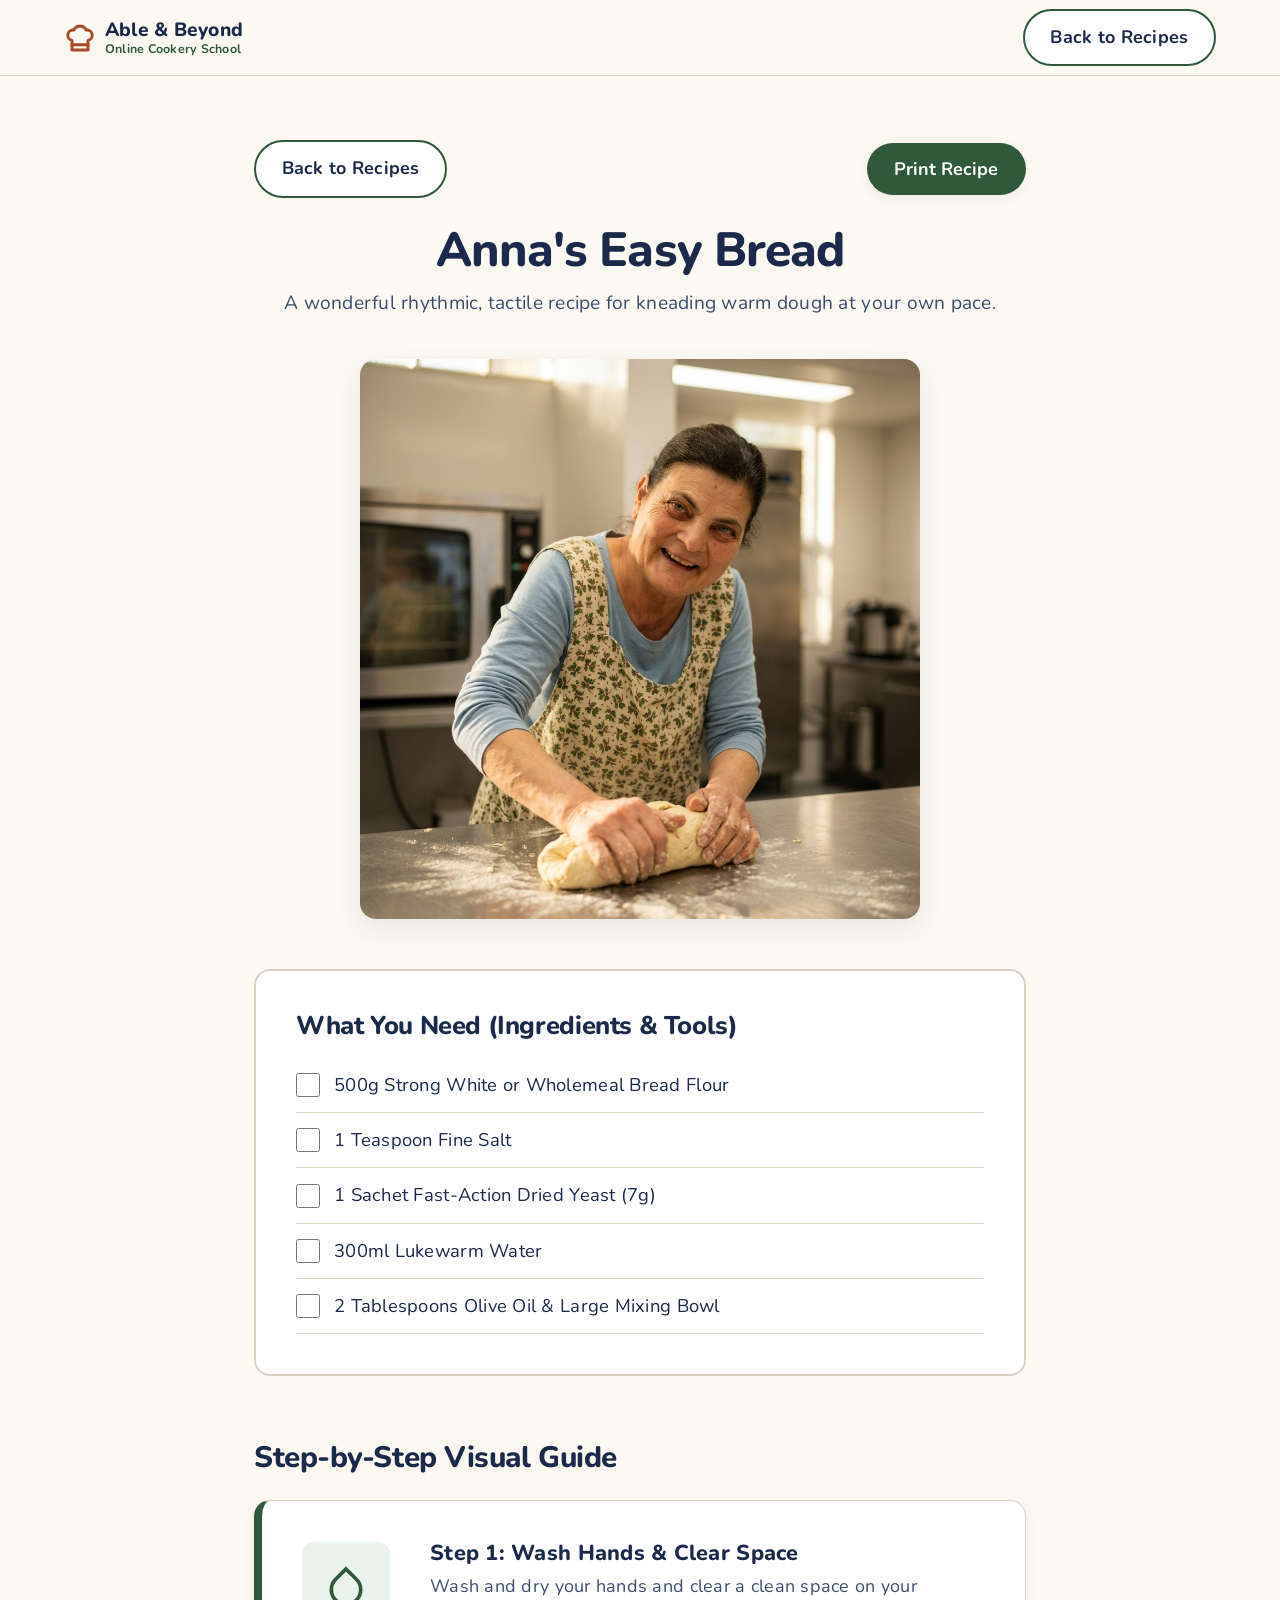
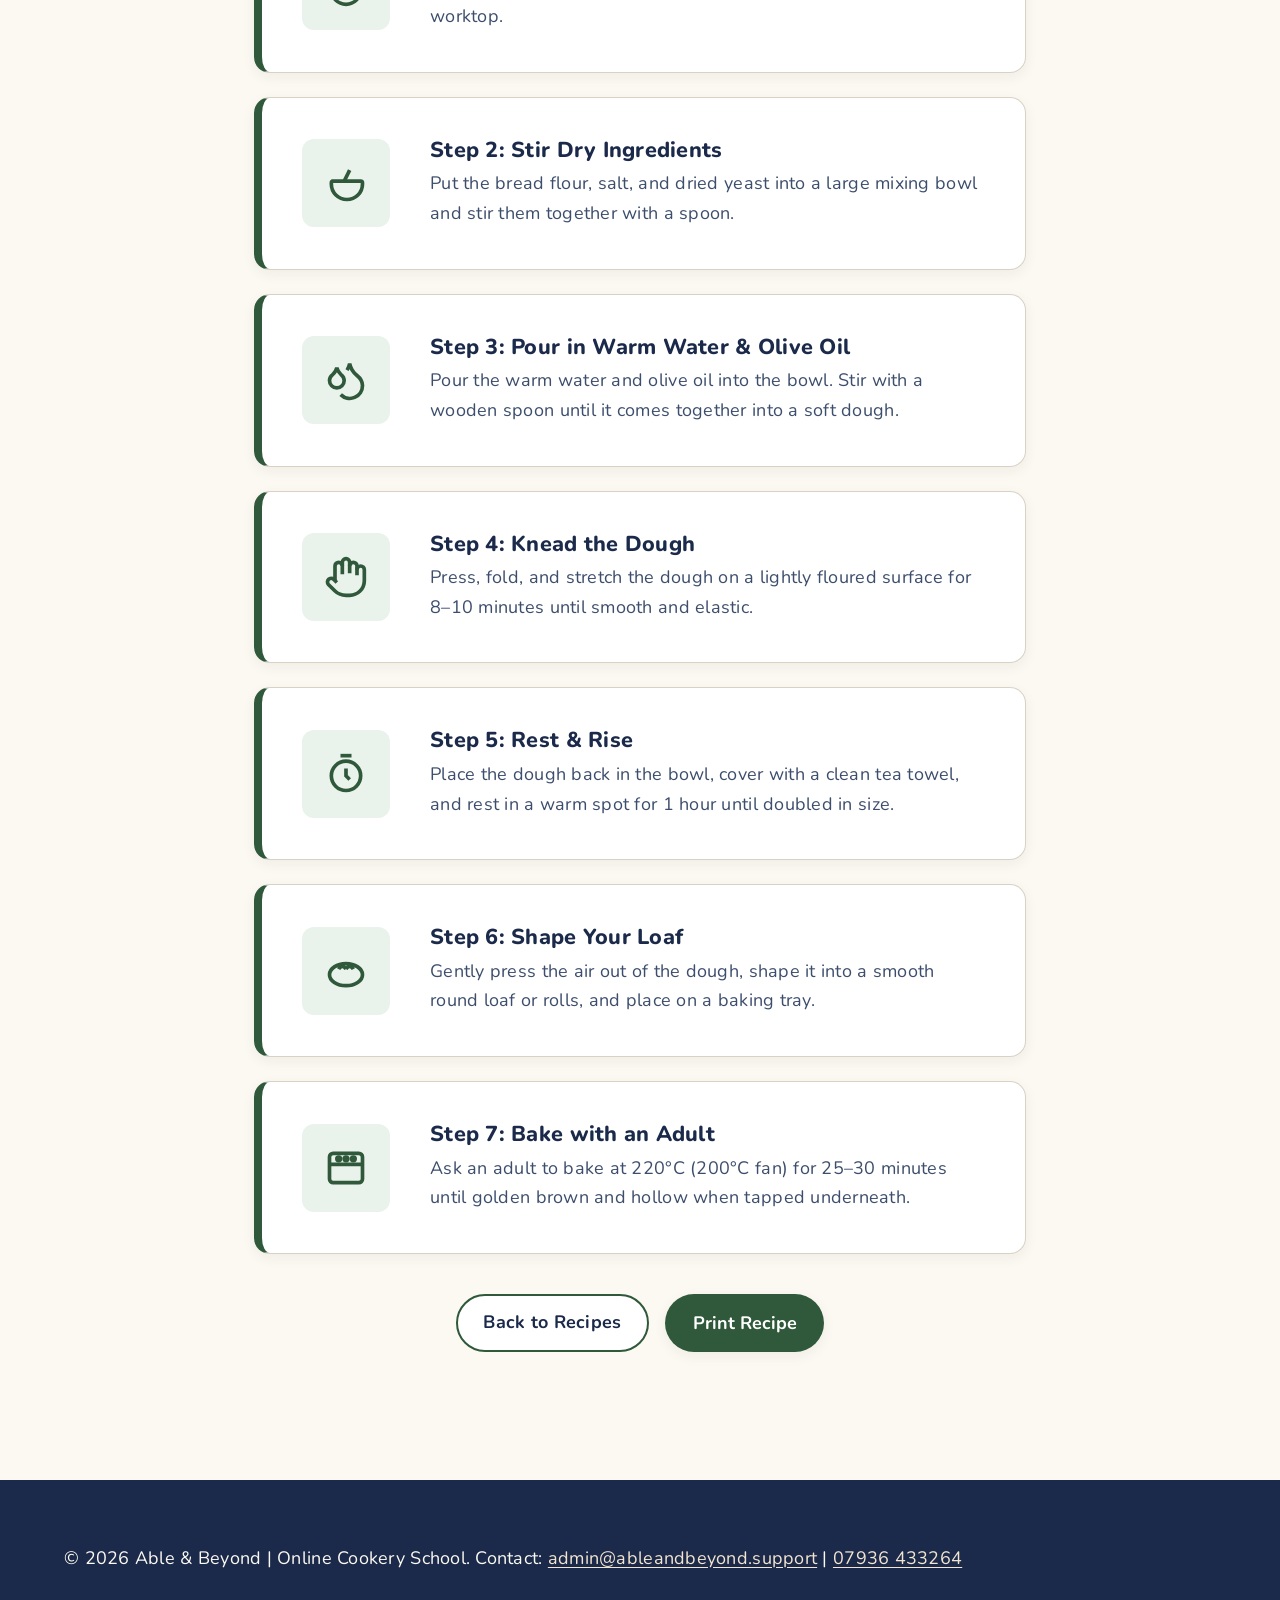
<file: recipe-bread.html>
<!DOCTYPE html>
<html lang="en-GB">
<head>
  <meta charset="UTF-8">
  <meta name="viewport" content="width=device-width, initial-scale=1.0">
  <title>Anna's Easy Bread | Recipe Hub — Able &amp; Beyond | Online Cookery School</title>
  <meta name="description" content="Step-by-step recipe for Anna's Easy Bread at Able &amp; Beyond | Online Cookery School.">
  <link rel="canonical" href="https://cookeryschool.ableandbeyond.support/recipe-bread.html">
  <link rel="icon" type="image/svg+xml" href="assets/favicon.svg">
  <link rel="stylesheet" href="css/variables.css">
  <link rel="stylesheet" href="css/styles.css">
  <style>
    .recipe-header { text-align: center; padding: var(--space-xl) 0 var(--space-lg); }
    .recipe-title { font-size: clamp(2rem, 4vw, 3rem); color: var(--color-text-main); margin-bottom: var(--space-xs); }
    .recipe-container { max-width: 820px; margin: 0 auto; padding: 0 var(--space-md); }
    .recipe-toolbar { display: flex; justify-content: space-between; align-items: center; flex-wrap: wrap; gap: 1rem; margin-bottom: var(--space-md); }
    .ingredients-box { background: var(--color-surface); padding: var(--space-lg); border-radius: var(--radius-md); border: 2px solid var(--color-border); margin-bottom: var(--space-xl); }
    .ingredients-box h2 { margin-top: 0; color: var(--color-text-main); font-size: 1.6rem; display: flex; align-items: center; gap: 10px; }
    .ingredient-list { list-style: none; padding: 0; }
    .ingredient-list li { padding: 0.75rem 0; border-bottom: 1px solid var(--color-border); display: flex; align-items: center; gap: 14px; font-size: 1.15rem; }
    .ingredient-list input[type="checkbox"] { width: 24px; height: 24px; cursor: pointer; accent-color: var(--color-primary-dark); }
    .step-card { background: var(--color-surface); padding: var(--space-lg); border-radius: var(--radius-md); box-shadow: var(--shadow-sm); margin-bottom: var(--space-md); display: flex; align-items: center; gap: var(--space-lg); border: 1px solid var(--color-border); border-left: 8px solid var(--color-primary-dark); page-break-inside: avoid; }
    .step-symbol { background: var(--color-primary-light); color: var(--color-primary-dark); min-width: 88px; height: 88px; display: flex; align-items: center; justify-content: center; border-radius: var(--radius-sm); font-weight: 800; font-size: 1.5rem; flex-shrink: 0; }
    .step-text h3 { margin: 0 0 0.35rem 0; font-size: 1.35rem; color: var(--color-text-main); }
    .step-text p { margin: 0; font-size: 1.125rem; color: var(--color-text-muted); }
    @media (max-width: 600px) { .step-card { flex-direction: column; text-align: center; } }
    @media print {
      header, footer, .no-print { display: none !important; }
      body { background: #FFFFFF !important; color: #000000 !important; font-size: 12pt; }
      .recipe-header img { max-width: 260px !important; }
      .step-card, .ingredients-box { box-shadow: none !important; border: 1px solid #888 !important; break-inside: avoid; }
    }
  </style>
</head>
<body>
  <header>
    <div class="container nav-container">
      <a href="index.html" class="logo" aria-label="Able &amp; Beyond | Online Cookery School — Home">
        <svg width="32" height="32" viewBox="0 0 24 24" fill="none" stroke="currentColor" stroke-width="2.2" stroke-linecap="round" stroke-linejoin="round" aria-hidden="true" style="color: var(--color-accent);">
          <path d="M6 13.87A4 4 0 0 1 7.41 6a5.11 5.11 0 0 1 1.05-1.54 5 5 0 0 1 7.08 0A5.11 5.11 0 0 1 16.59 6 4 4 0 0 1 18 13.87V21H6Z"/><line x1="6" y1="17" x2="18" y2="17"/>
        </svg>
        <span class="logo-text">
          <span class="logo-brand">Able &amp; Beyond</span>
          <span class="logo-sub">Online Cookery School</span>
        </span>
      </a>
      <a href="index.html#recipes" class="btn btn-secondary no-print">Back to Recipes</a>
    </div>
  </header>

  <main id="main-content" style="padding-bottom: var(--space-xl);">
    <div class="container">
      <div class="recipe-container">
        <div class="recipe-header">
          <div class="recipe-toolbar no-print">
            <a href="index.html#recipes" class="btn btn-secondary">Back to Recipes</a>
            <button type="button" onclick="window.print()" class="btn btn-primary">Print Recipe</button>
          </div>
          <h1 class="recipe-title">Anna's Easy Bread</h1>
          <p style="font-size: 1.2rem; color: var(--color-text-muted);">A wonderful rhythmic, tactile recipe for kneading warm dough at your own pace.</p>
          <img src="assets/images/anna-kneading.jpg" alt="Cookery Chef Anna kneading fresh bread dough on a wooden kitchen surface" width="600" height="400" style="width: 100%; max-width: 560px; height: auto; border-radius: var(--radius-md); margin-top: var(--space-sm); box-shadow: var(--shadow-md);">
        </div>

        <div class="ingredients-box">
          <h2>What You Need (Ingredients &amp; Tools)</h2>
          <ul class="ingredient-list">
            <li><input type="checkbox" id="ing1"><label for="ing1">500g Strong White or Wholemeal Bread Flour</label></li>
            <li><input type="checkbox" id="ing2"><label for="ing2">1 Teaspoon Fine Salt</label></li>
            <li><input type="checkbox" id="ing3"><label for="ing3">1 Sachet Fast-Action Dried Yeast (7g)</label></li>
            <li><input type="checkbox" id="ing4"><label for="ing4">300ml Lukewarm Water</label></li>
            <li><input type="checkbox" id="ing5"><label for="ing5">2 Tablespoons Olive Oil &amp; Large Mixing Bowl</label></li>
          </ul>
        </div>

        <h2 style="font-size: 1.85rem; margin-bottom: var(--space-md);">Step-by-Step Visual Guide</h2>

        <div class="step-card">
          <div class="step-symbol" aria-hidden="true">
            <svg width="44" height="44" viewBox="0 0 24 24" fill="none" stroke="currentColor" stroke-width="2"><path d="M12 2.69l5.66 5.66a8 8 0 1 1-11.31 0z"/></svg>
          </div>
          <div class="step-text">
            <h3>Step 1: Wash Hands &amp; Clear Space</h3>
            <p>Wash and dry your hands and clear a clean space on your worktop.</p>
          </div>
        </div>

        <div class="step-card">
          <div class="step-symbol" aria-hidden="true">
            <svg width="44" height="44" viewBox="0 0 24 24" fill="none" stroke="currentColor" stroke-width="2"><path d="M4 11h16a1 1 0 0 1 1 1v.5a8.5 8.5 0 0 1-17 0V12a1 1 0 0 1 1-1Z"/><path d="m14 5-3 6"/></svg>
          </div>
          <div class="step-text">
            <h3>Step 2: Stir Dry Ingredients</h3>
            <p>Put the bread flour, salt, and dried yeast into a large mixing bowl and stir them together with a spoon.</p>
          </div>
        </div>

        <div class="step-card">
          <div class="step-symbol" aria-hidden="true">
            <svg width="44" height="44" viewBox="0 0 24 24" fill="none" stroke="currentColor" stroke-width="2"><path d="M7 16.3c2.2 0 4-1.83 4-4.05 0-1.16-.57-2.26-1.71-3.19S7.29 6.75 7 5.3c-.29 1.45-1.14 2.84-2.29 3.76S3 11.1 3 12.25c0 2.22 1.8 4.05 4 4.05z"/><path d="M12.56 6.6A10.97 10.97 0 0 0 14 3.02c.5 2.5 2 4.9 4 6.5s3 3.5 3 5.5a6.98 6.98 0 0 1-11.91 4.97"/></svg>
          </div>
          <div class="step-text">
            <h3>Step 3: Pour in Warm Water &amp; Olive Oil</h3>
            <p>Pour the warm water and olive oil into the bowl. Stir with a wooden spoon until it comes together into a soft dough.</p>
          </div>
        </div>

        <div class="step-card">
          <div class="step-symbol" aria-hidden="true">
            <svg width="44" height="44" viewBox="0 0 24 24" fill="none" stroke="currentColor" stroke-width="2"><path d="M18 11V6a2 2 0 0 0-2-2v0a2 2 0 0 0-2 2v0"/><path d="M14 10V4a2 2 0 0 0-2-2v0a2 2 0 0 0-2 2v2"/><path d="M10 10.5V6a2 2 0 0 0-2-2v0a2 2 0 0 0-2 2v8"/><path d="M18 8a2 2 0 1 1 4 0v6a8 8 0 0 1-8 8h-2c-2.8 0-4.5-.86-5.99-2.34l-3.6-3.6a2 2 0 0 1 2.83-2.82L7 15"/></svg>
          </div>
          <div class="step-text">
            <h3>Step 4: Knead the Dough</h3>
            <p>Press, fold, and stretch the dough on a lightly floured surface for 8–10 minutes until smooth and elastic.</p>
          </div>
        </div>

        <div class="step-card">
          <div class="step-symbol" aria-hidden="true">
            <svg width="44" height="44" viewBox="0 0 24 24" fill="none" stroke="currentColor" stroke-width="2"><circle cx="12" cy="13" r="8"/><path d="M12 9v4l2 2"/><path d="M9 2h6"/></svg>
          </div>
          <div class="step-text">
            <h3>Step 5: Rest &amp; Rise</h3>
            <p>Place the dough back in the bowl, cover with a clean tea towel, and rest in a warm spot for 1 hour until doubled in size.</p>
          </div>
        </div>

        <div class="step-card">
          <div class="step-symbol" aria-hidden="true">
            <svg width="44" height="44" viewBox="0 0 24 24" fill="none" stroke="currentColor" stroke-width="2"><ellipse cx="12" cy="14" rx="9" ry="6"/><path d="M8 11c1-2 3-2 4 0"/><path d="M12 11c1-2 3-2 4 0"/></svg>
          </div>
          <div class="step-text">
            <h3>Step 6: Shape Your Loaf</h3>
            <p>Gently press the air out of the dough, shape it into a smooth round loaf or rolls, and place on a baking tray.</p>
          </div>
        </div>

        <div class="step-card">
          <div class="step-symbol" aria-hidden="true">
            <svg width="44" height="44" viewBox="0 0 24 24" fill="none" stroke="currentColor" stroke-width="2"><rect x="3" y="4" width="18" height="16" rx="2"/><line x1="3" y1="10" x2="21" y2="10"/><circle cx="8" cy="7" r="1"/><circle cx="12" cy="7" r="1"/><circle cx="16" cy="7" r="1"/></svg>
          </div>
          <div class="step-text">
            <h3>Step 7: Bake with an Adult</h3>
            <p>Ask an adult to bake at 220°C (200°C fan) for 25–30 minutes until golden brown and hollow when tapped underneath.</p>
          </div>
        </div>

        <div class="no-print" style="text-align: center; margin-top: var(--space-lg); display: flex; justify-content: center; gap: 1rem; flex-wrap: wrap;">
          <a href="index.html#recipes" class="btn btn-secondary">Back to Recipes</a>
          <button type="button" onclick="window.print()" class="btn btn-primary">Print Recipe</button>
        </div>
      </div>
    </div>
  </main>

  <footer>
    <div class="container">
      <p>&copy; 2026 Able &amp; Beyond | Online Cookery School. Contact: <a href="mailto:admin@ableandbeyond.support">admin@ableandbeyond.support</a> | <a href="tel:+447936433264">07936 433264</a></p>
    </div>
  </footer>
</body>
</html>
</file>
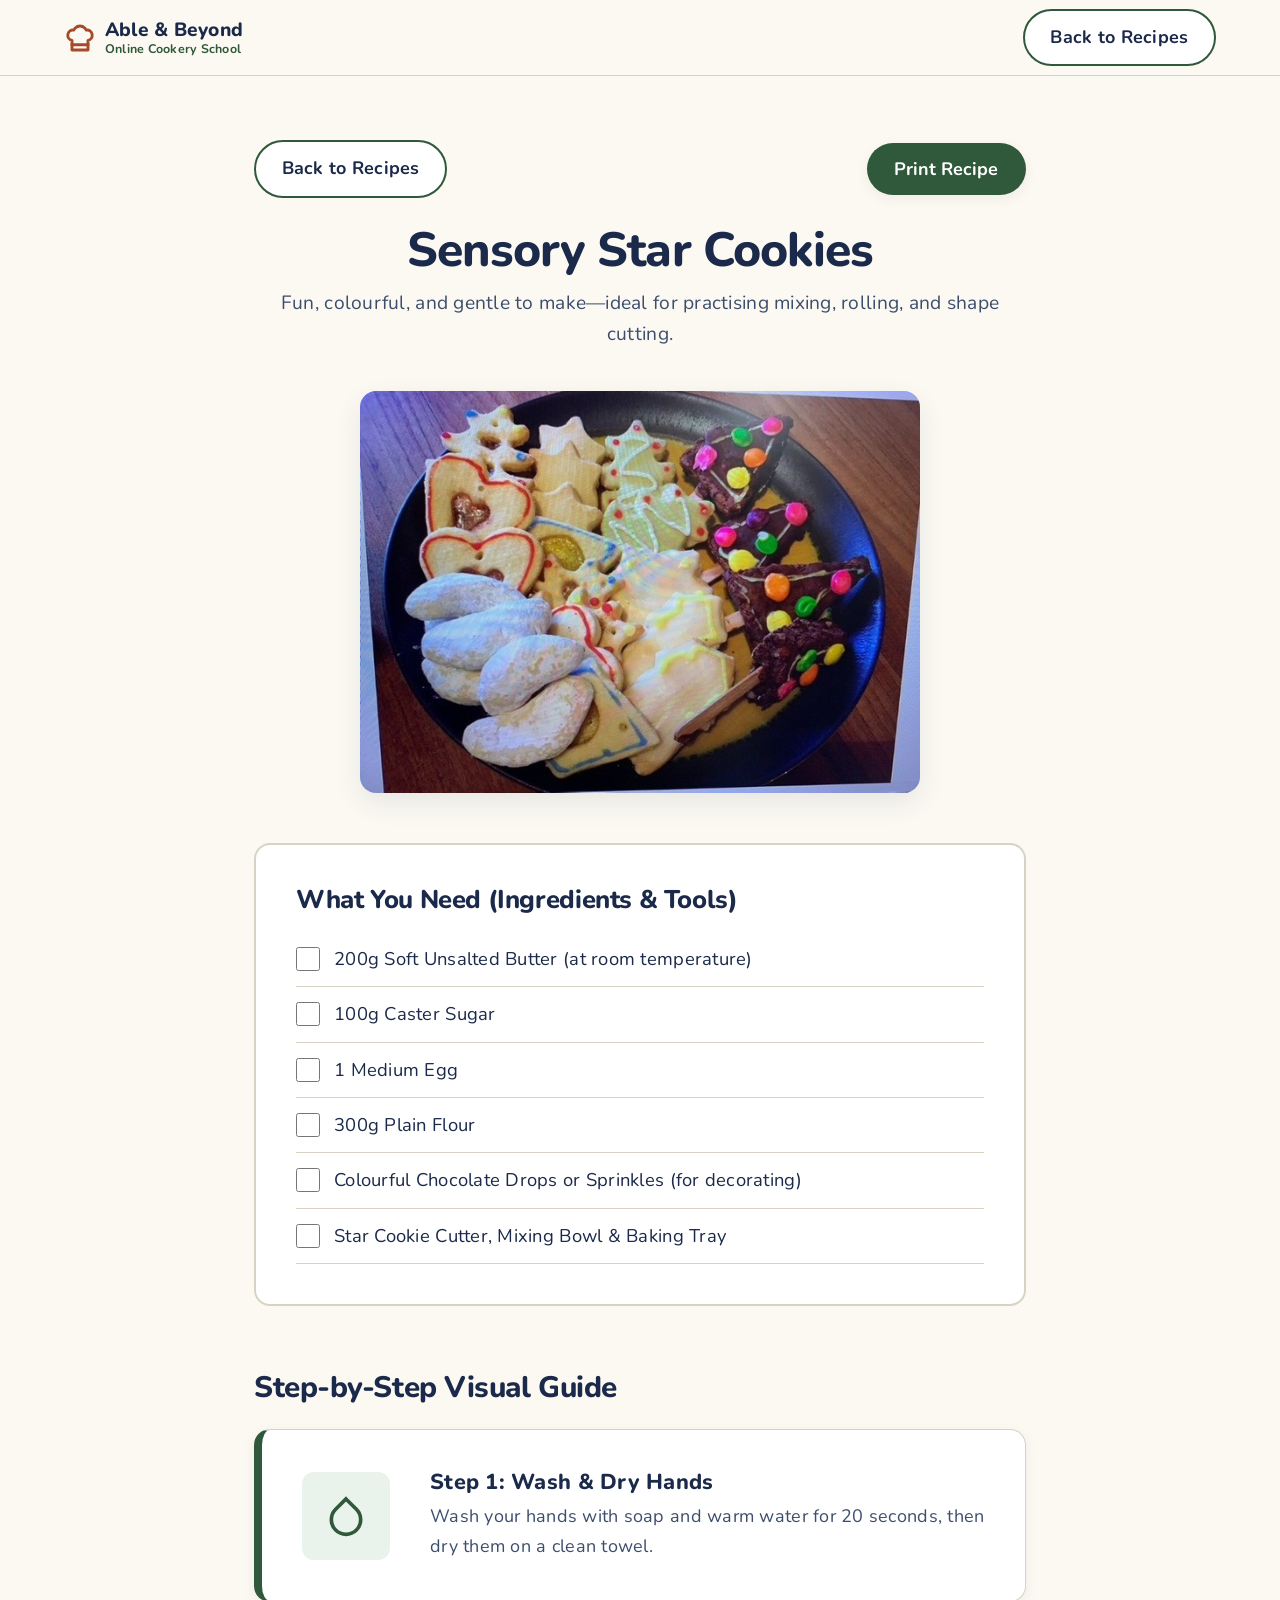
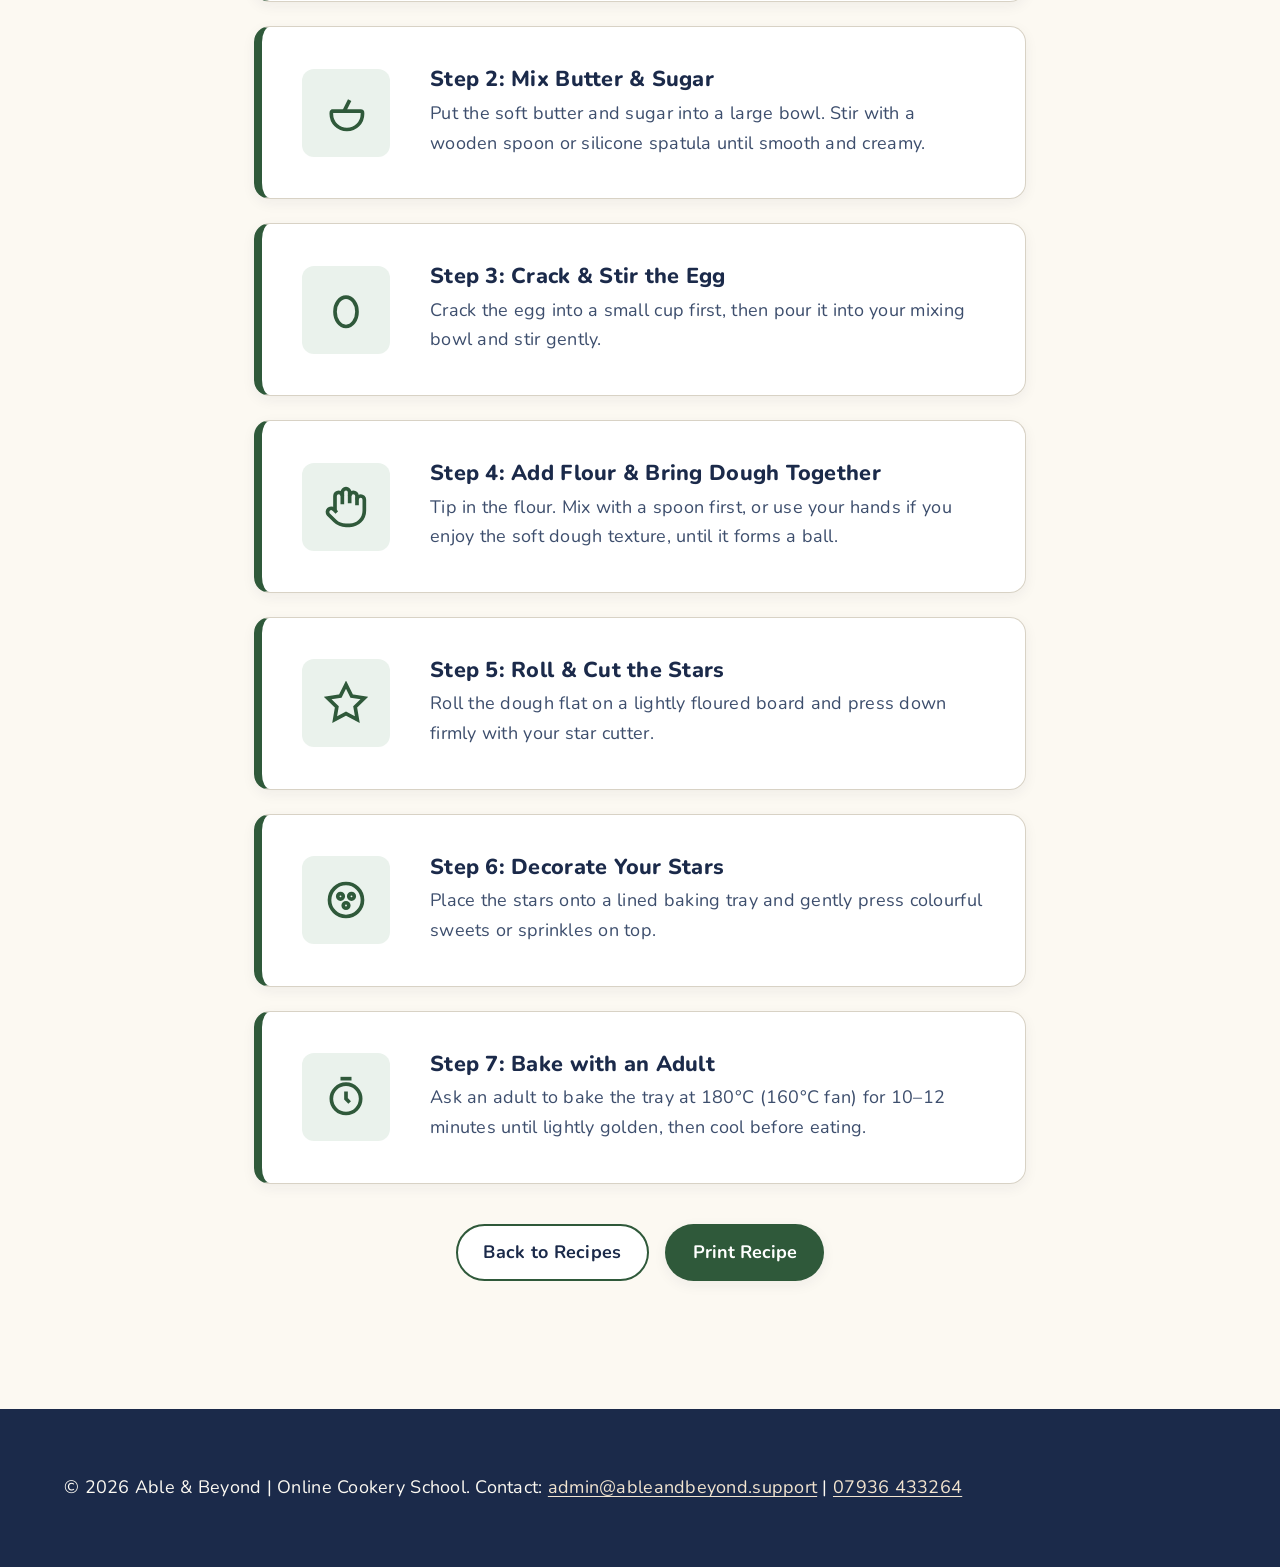
<file: recipe-cookies.html>
<!DOCTYPE html>
<html lang="en-GB">
<head>
  <meta charset="UTF-8">
  <meta name="viewport" content="width=device-width, initial-scale=1.0">
  <title>Sensory Star Cookies | Recipe Hub — Able &amp; Beyond | Online Cookery School</title>
  <meta name="description" content="Step-by-step recipe for Sensory Star Cookies at Able &amp; Beyond | Online Cookery School.">
  <link rel="canonical" href="https://cookeryschool.ableandbeyond.support/recipe-cookies.html">
  <link rel="icon" type="image/svg+xml" href="assets/favicon.svg">
  <link rel="stylesheet" href="css/variables.css">
  <link rel="stylesheet" href="css/styles.css">
  <style>
    .recipe-header { text-align: center; padding: var(--space-xl) 0 var(--space-lg); }
    .recipe-title { font-size: clamp(2rem, 4vw, 3rem); color: var(--color-text-main); margin-bottom: var(--space-xs); }
    .recipe-container { max-width: 820px; margin: 0 auto; padding: 0 var(--space-md); }
    .recipe-toolbar { display: flex; justify-content: space-between; align-items: center; flex-wrap: wrap; gap: 1rem; margin-bottom: var(--space-md); }
    .ingredients-box { background: var(--color-surface); padding: var(--space-lg); border-radius: var(--radius-md); border: 2px solid var(--color-border); margin-bottom: var(--space-xl); }
    .ingredients-box h2 { margin-top: 0; color: var(--color-text-main); font-size: 1.6rem; display: flex; align-items: center; gap: 10px; }
    .ingredient-list { list-style: none; padding: 0; }
    .ingredient-list li { padding: 0.75rem 0; border-bottom: 1px solid var(--color-border); display: flex; align-items: center; gap: 14px; font-size: 1.15rem; }
    .ingredient-list input[type="checkbox"] { width: 24px; height: 24px; cursor: pointer; accent-color: var(--color-primary-dark); }
    .step-card { background: var(--color-surface); padding: var(--space-lg); border-radius: var(--radius-md); box-shadow: var(--shadow-sm); margin-bottom: var(--space-md); display: flex; align-items: center; gap: var(--space-lg); border: 1px solid var(--color-border); border-left: 8px solid var(--color-primary-dark); page-break-inside: avoid; }
    .step-symbol { background: var(--color-primary-light); color: var(--color-primary-dark); min-width: 88px; height: 88px; display: flex; align-items: center; justify-content: center; border-radius: var(--radius-sm); font-weight: 800; font-size: 1.5rem; flex-shrink: 0; }
    .step-text h3 { margin: 0 0 0.35rem 0; font-size: 1.35rem; color: var(--color-text-main); }
    .step-text p { margin: 0; font-size: 1.125rem; color: var(--color-text-muted); }
    @media (max-width: 600px) { .step-card { flex-direction: column; text-align: center; } }
    @media print {
      header, footer, .no-print { display: none !important; }
      body { background: #FFFFFF !important; color: #000000 !important; font-size: 12pt; }
      .recipe-header img { max-width: 260px !important; }
      .step-card, .ingredients-box { box-shadow: none !important; border: 1px solid #888 !important; break-inside: avoid; }
    }
  </style>
</head>
<body>
  <header>
    <div class="container nav-container">
      <a href="index.html" class="logo" aria-label="Able &amp; Beyond | Online Cookery School — Home">
        <svg width="32" height="32" viewBox="0 0 24 24" fill="none" stroke="currentColor" stroke-width="2.2" stroke-linecap="round" stroke-linejoin="round" aria-hidden="true" style="color: var(--color-accent);">
          <path d="M6 13.87A4 4 0 0 1 7.41 6a5.11 5.11 0 0 1 1.05-1.54 5 5 0 0 1 7.08 0A5.11 5.11 0 0 1 16.59 6 4 4 0 0 1 18 13.87V21H6Z"/><line x1="6" y1="17" x2="18" y2="17"/>
        </svg>
        <span class="logo-text">
          <span class="logo-brand">Able &amp; Beyond</span>
          <span class="logo-sub">Online Cookery School</span>
        </span>
      </a>
      <a href="index.html#recipes" class="btn btn-secondary no-print">Back to Recipes</a>
    </div>
  </header>

  <main id="main-content" style="padding-bottom: var(--space-xl);">
    <div class="container">
      <div class="recipe-container">
        <div class="recipe-header">
          <div class="recipe-toolbar no-print">
            <a href="index.html#recipes" class="btn btn-secondary">Back to Recipes</a>
            <button type="button" onclick="window.print()" class="btn btn-primary">Print Recipe</button>
          </div>
          <h1 class="recipe-title">Sensory Star Cookies</h1>
          <p style="font-size: 1.2rem; color: var(--color-text-muted);">Fun, colourful, and gentle to make—ideal for practising mixing, rolling, and shape cutting.</p>
          <img src="assets/images/fun-cookies.jpg" alt="Plate of baked Sensory Star Cookies decorated with colourful sweets" width="600" height="400" style="width: 100%; max-width: 560px; height: auto; border-radius: var(--radius-md); margin-top: var(--space-sm); box-shadow: var(--shadow-md);">
        </div>

        <div class="ingredients-box">
          <h2>What You Need (Ingredients &amp; Tools)</h2>
          <ul class="ingredient-list">
            <li><input type="checkbox" id="ing1"><label for="ing1">200g Soft Unsalted Butter (at room temperature)</label></li>
            <li><input type="checkbox" id="ing2"><label for="ing2">100g Caster Sugar</label></li>
            <li><input type="checkbox" id="ing3"><label for="ing3">1 Medium Egg</label></li>
            <li><input type="checkbox" id="ing4"><label for="ing4">300g Plain Flour</label></li>
            <li><input type="checkbox" id="ing5"><label for="ing5">Colourful Chocolate Drops or Sprinkles (for decorating)</label></li>
            <li><input type="checkbox" id="ing6"><label for="ing6">Star Cookie Cutter, Mixing Bowl &amp; Baking Tray</label></li>
          </ul>
        </div>

        <h2 style="font-size: 1.85rem; margin-bottom: var(--space-md);">Step-by-Step Visual Guide</h2>

        <div class="step-card">
          <div class="step-symbol" aria-hidden="true">
            <svg width="44" height="44" viewBox="0 0 24 24" fill="none" stroke="currentColor" stroke-width="2"><path d="M12 2.69l5.66 5.66a8 8 0 1 1-11.31 0z"/></svg>
          </div>
          <div class="step-text">
            <h3>Step 1: Wash &amp; Dry Hands</h3>
            <p>Wash your hands with soap and warm water for 20 seconds, then dry them on a clean towel.</p>
          </div>
        </div>

        <div class="step-card">
          <div class="step-symbol" aria-hidden="true">
            <svg width="44" height="44" viewBox="0 0 24 24" fill="none" stroke="currentColor" stroke-width="2"><path d="M4 11h16a1 1 0 0 1 1 1v.5a8.5 8.5 0 0 1-17 0V12a1 1 0 0 1 1-1Z"/><path d="m14 5-3 6"/></svg>
          </div>
          <div class="step-text">
            <h3>Step 2: Mix Butter &amp; Sugar</h3>
            <p>Put the soft butter and sugar into a large bowl. Stir with a wooden spoon or silicone spatula until smooth and creamy.</p>
          </div>
        </div>

        <div class="step-card">
          <div class="step-symbol" aria-hidden="true">
            <svg width="44" height="44" viewBox="0 0 24 24" fill="none" stroke="currentColor" stroke-width="2"><ellipse cx="12" cy="13" rx="6" ry="8"/></svg>
          </div>
          <div class="step-text">
            <h3>Step 3: Crack &amp; Stir the Egg</h3>
            <p>Crack the egg into a small cup first, then pour it into your mixing bowl and stir gently.</p>
          </div>
        </div>

        <div class="step-card">
          <div class="step-symbol" aria-hidden="true">
            <svg width="44" height="44" viewBox="0 0 24 24" fill="none" stroke="currentColor" stroke-width="2"><path d="M18 11V6a2 2 0 0 0-2-2v0a2 2 0 0 0-2 2v0"/><path d="M14 10V4a2 2 0 0 0-2-2v0a2 2 0 0 0-2 2v2"/><path d="M10 10.5V6a2 2 0 0 0-2-2v0a2 2 0 0 0-2 2v8"/><path d="M18 8a2 2 0 1 1 4 0v6a8 8 0 0 1-8 8h-2c-2.8 0-4.5-.86-5.99-2.34l-3.6-3.6a2 2 0 0 1 2.83-2.82L7 15"/></svg>
          </div>
          <div class="step-text">
            <h3>Step 4: Add Flour &amp; Bring Dough Together</h3>
            <p>Tip in the flour. Mix with a spoon first, or use your hands if you enjoy the soft dough texture, until it forms a ball.</p>
          </div>
        </div>

        <div class="step-card">
          <div class="step-symbol" aria-hidden="true">
            <svg width="44" height="44" viewBox="0 0 24 24" fill="none" stroke="currentColor" stroke-width="2"><polygon points="12 2 15.09 8.26 22 9.27 17 14.14 18.18 21.02 12 17.77 5.82 21.02 7 14.14 2 9.27 8.91 8.26 12 2"/></svg>
          </div>
          <div class="step-text">
            <h3>Step 5: Roll &amp; Cut the Stars</h3>
            <p>Roll the dough flat on a lightly floured board and press down firmly with your star cutter.</p>
          </div>
        </div>

        <div class="step-card">
          <div class="step-symbol" aria-hidden="true">
            <svg width="44" height="44" viewBox="0 0 24 24" fill="none" stroke="currentColor" stroke-width="2"><circle cx="12" cy="12" r="9"/><circle cx="9" cy="10" r="1.5"/><circle cx="15" cy="10" r="1.5"/><circle cx="12" cy="15" r="1.5"/></svg>
          </div>
          <div class="step-text">
            <h3>Step 6: Decorate Your Stars</h3>
            <p>Place the stars onto a lined baking tray and gently press colourful sweets or sprinkles on top.</p>
          </div>
        </div>

        <div class="step-card">
          <div class="step-symbol" aria-hidden="true">
            <svg width="44" height="44" viewBox="0 0 24 24" fill="none" stroke="currentColor" stroke-width="2"><circle cx="12" cy="13" r="8"/><path d="M12 9v4l2 2"/><path d="M9 2h6"/></svg>
          </div>
          <div class="step-text">
            <h3>Step 7: Bake with an Adult</h3>
            <p>Ask an adult to bake the tray at 180°C (160°C fan) for 10–12 minutes until lightly golden, then cool before eating.</p>
          </div>
        </div>

        <div class="no-print" style="text-align: center; margin-top: var(--space-lg); display: flex; justify-content: center; gap: 1rem; flex-wrap: wrap;">
          <a href="index.html#recipes" class="btn btn-secondary">Back to Recipes</a>
          <button type="button" onclick="window.print()" class="btn btn-primary">Print Recipe</button>
        </div>
      </div>
    </div>
  </main>

  <footer>
    <div class="container">
      <p>&copy; 2026 Able &amp; Beyond | Online Cookery School. Contact: <a href="mailto:admin@ableandbeyond.support">admin@ableandbeyond.support</a> | <a href="tel:+447936433264">07936 433264</a></p>
    </div>
  </footer>
</body>
</html>
</file>
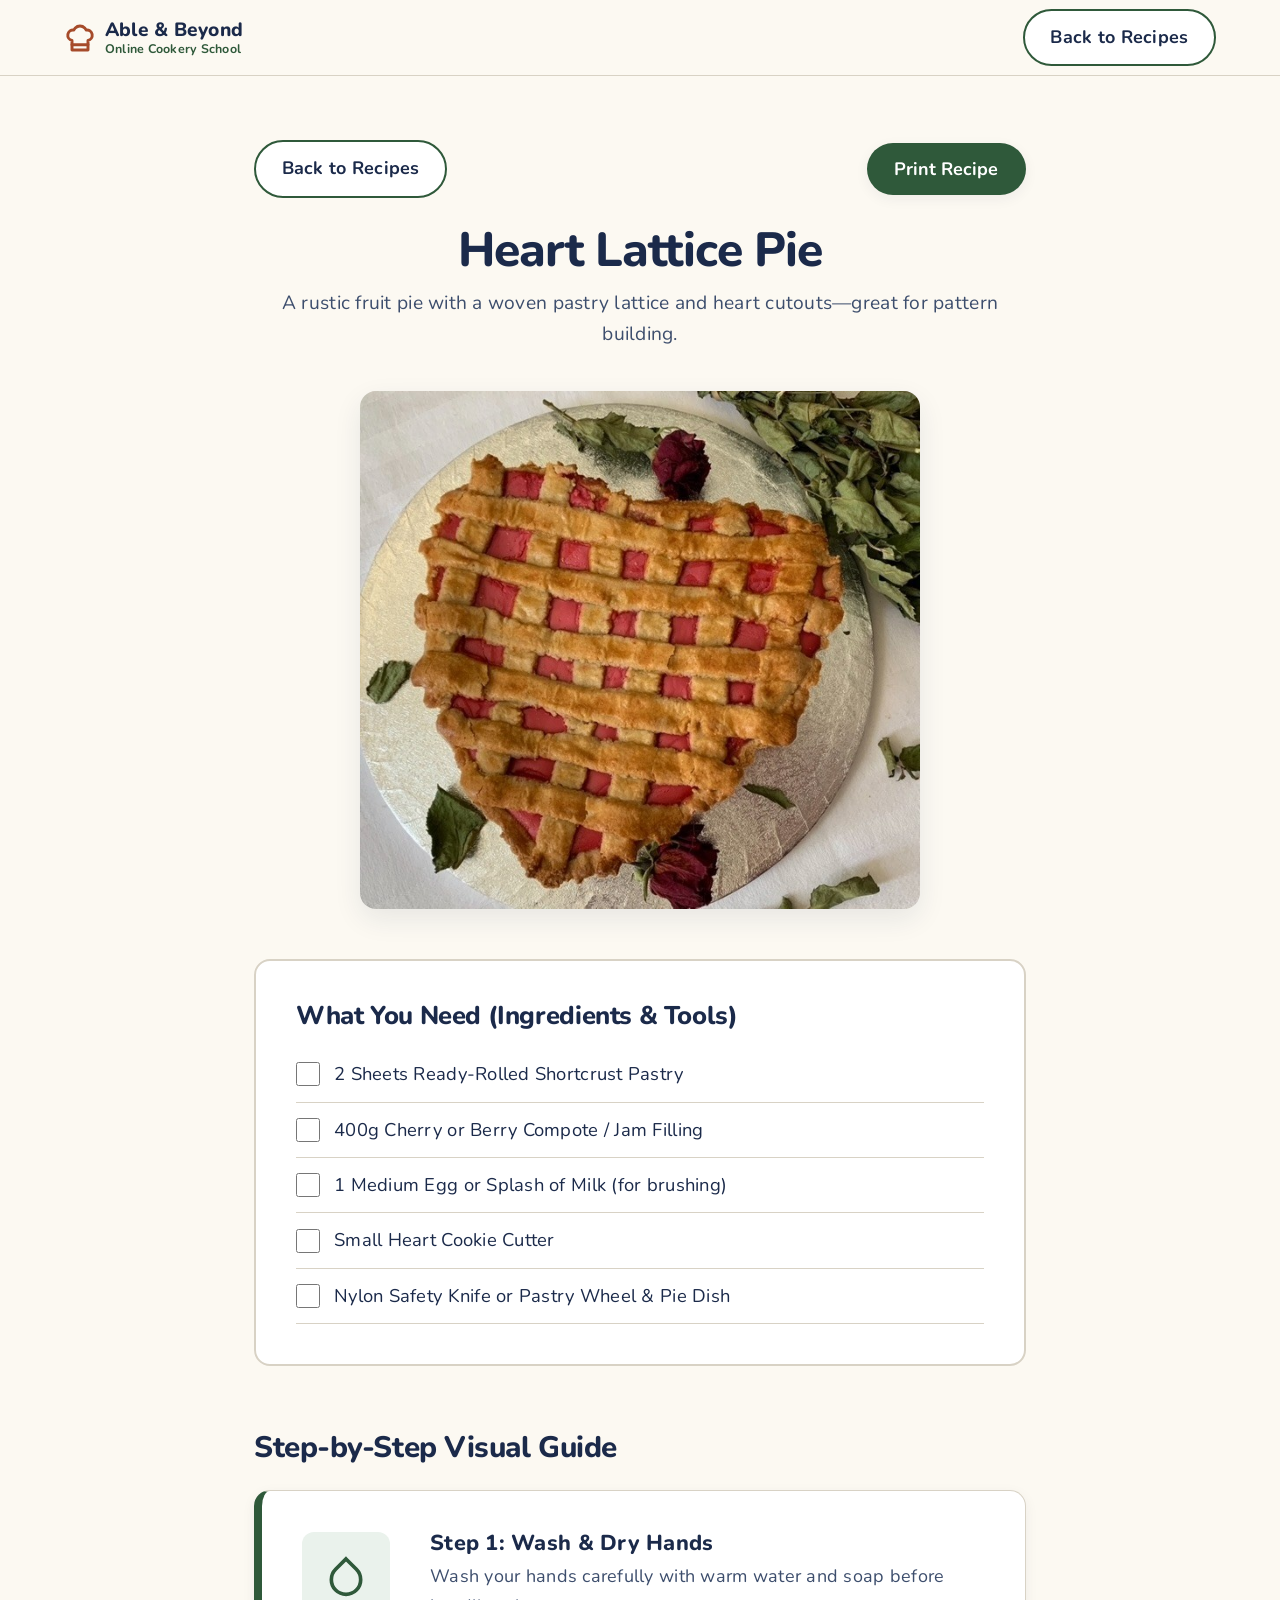
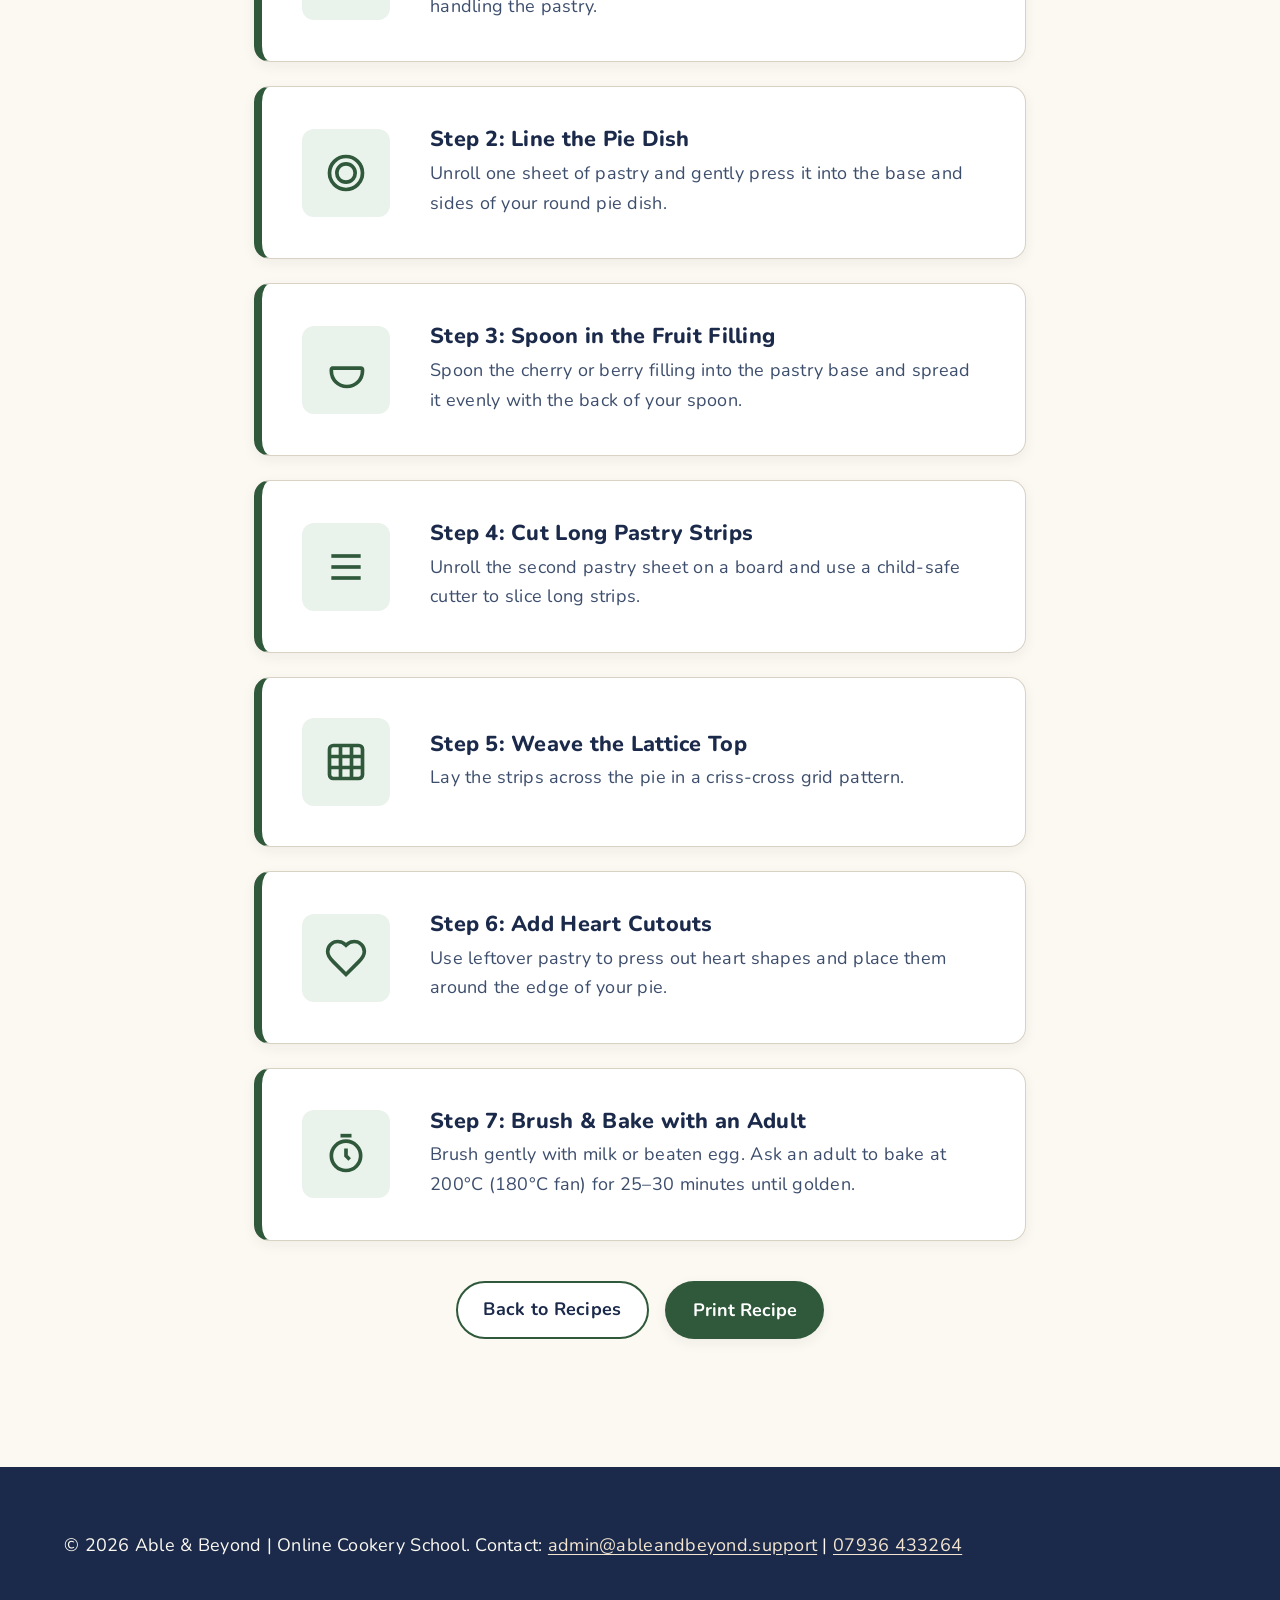
<file: recipe-pie.html>
<!DOCTYPE html>
<html lang="en-GB">
<head>
  <meta charset="UTF-8">
  <meta name="viewport" content="width=device-width, initial-scale=1.0">
  <title>Heart Lattice Pie | Recipe Hub — Able &amp; Beyond | Online Cookery School</title>
  <meta name="description" content="Step-by-step recipe for Heart Lattice Pie at Able &amp; Beyond | Online Cookery School.">
  <link rel="canonical" href="https://cookeryschool.ableandbeyond.support/recipe-pie.html">
  <link rel="icon" type="image/svg+xml" href="assets/favicon.svg">
  <link rel="stylesheet" href="css/variables.css">
  <link rel="stylesheet" href="css/styles.css">
  <style>
    .recipe-header { text-align: center; padding: var(--space-xl) 0 var(--space-lg); }
    .recipe-title { font-size: clamp(2rem, 4vw, 3rem); color: var(--color-text-main); margin-bottom: var(--space-xs); }
    .recipe-container { max-width: 820px; margin: 0 auto; padding: 0 var(--space-md); }
    .recipe-toolbar { display: flex; justify-content: space-between; align-items: center; flex-wrap: wrap; gap: 1rem; margin-bottom: var(--space-md); }
    .ingredients-box { background: var(--color-surface); padding: var(--space-lg); border-radius: var(--radius-md); border: 2px solid var(--color-border); margin-bottom: var(--space-xl); }
    .ingredients-box h2 { margin-top: 0; color: var(--color-text-main); font-size: 1.6rem; display: flex; align-items: center; gap: 10px; }
    .ingredient-list { list-style: none; padding: 0; }
    .ingredient-list li { padding: 0.75rem 0; border-bottom: 1px solid var(--color-border); display: flex; align-items: center; gap: 14px; font-size: 1.15rem; }
    .ingredient-list input[type="checkbox"] { width: 24px; height: 24px; cursor: pointer; accent-color: var(--color-primary-dark); }
    .step-card { background: var(--color-surface); padding: var(--space-lg); border-radius: var(--radius-md); box-shadow: var(--shadow-sm); margin-bottom: var(--space-md); display: flex; align-items: center; gap: var(--space-lg); border: 1px solid var(--color-border); border-left: 8px solid var(--color-primary-dark); page-break-inside: avoid; }
    .step-symbol { background: var(--color-primary-light); color: var(--color-primary-dark); min-width: 88px; height: 88px; display: flex; align-items: center; justify-content: center; border-radius: var(--radius-sm); font-weight: 800; font-size: 1.5rem; flex-shrink: 0; }
    .step-text h3 { margin: 0 0 0.35rem 0; font-size: 1.35rem; color: var(--color-text-main); }
    .step-text p { margin: 0; font-size: 1.125rem; color: var(--color-text-muted); }
    @media (max-width: 600px) { .step-card { flex-direction: column; text-align: center; } }
    @media print {
      header, footer, .no-print { display: none !important; }
      body { background: #FFFFFF !important; color: #000000 !important; font-size: 12pt; }
      .recipe-header img { max-width: 260px !important; }
      .step-card, .ingredients-box { box-shadow: none !important; border: 1px solid #888 !important; break-inside: avoid; }
    }
  </style>
</head>
<body>
  <header>
    <div class="container nav-container">
      <a href="index.html" class="logo" aria-label="Able &amp; Beyond | Online Cookery School — Home">
        <svg width="32" height="32" viewBox="0 0 24 24" fill="none" stroke="currentColor" stroke-width="2.2" stroke-linecap="round" stroke-linejoin="round" aria-hidden="true" style="color: var(--color-accent);">
          <path d="M6 13.87A4 4 0 0 1 7.41 6a5.11 5.11 0 0 1 1.05-1.54 5 5 0 0 1 7.08 0A5.11 5.11 0 0 1 16.59 6 4 4 0 0 1 18 13.87V21H6Z"/><line x1="6" y1="17" x2="18" y2="17"/>
        </svg>
        <span class="logo-text">
          <span class="logo-brand">Able &amp; Beyond</span>
          <span class="logo-sub">Online Cookery School</span>
        </span>
      </a>
      <a href="index.html#recipes" class="btn btn-secondary no-print">Back to Recipes</a>
    </div>
  </header>

  <main id="main-content" style="padding-bottom: var(--space-xl);">
    <div class="container">
      <div class="recipe-container">
        <div class="recipe-header">
          <div class="recipe-toolbar no-print">
            <a href="index.html#recipes" class="btn btn-secondary">Back to Recipes</a>
            <button type="button" onclick="window.print()" class="btn btn-primary">Print Recipe</button>
          </div>
          <h1 class="recipe-title">Heart Lattice Pie</h1>
          <p style="font-size: 1.2rem; color: var(--color-text-muted);">A rustic fruit pie with a woven pastry lattice and heart cutouts—great for pattern building.</p>
          <img src="assets/images/heart-pie.jpg" alt="Baked Heart Lattice Pie with cherry filling and heart pastry cutouts" width="600" height="400" style="width: 100%; max-width: 560px; height: auto; border-radius: var(--radius-md); margin-top: var(--space-sm); box-shadow: var(--shadow-md);">
        </div>

        <div class="ingredients-box">
          <h2>What You Need (Ingredients &amp; Tools)</h2>
          <ul class="ingredient-list">
            <li><input type="checkbox" id="ing1"><label for="ing1">2 Sheets Ready-Rolled Shortcrust Pastry</label></li>
            <li><input type="checkbox" id="ing2"><label for="ing2">400g Cherry or Berry Compote / Jam Filling</label></li>
            <li><input type="checkbox" id="ing3"><label for="ing3">1 Medium Egg or Splash of Milk (for brushing)</label></li>
            <li><input type="checkbox" id="ing4"><label for="ing4">Small Heart Cookie Cutter</label></li>
            <li><input type="checkbox" id="ing5"><label for="ing5">Nylon Safety Knife or Pastry Wheel &amp; Pie Dish</label></li>
          </ul>
        </div>

        <h2 style="font-size: 1.85rem; margin-bottom: var(--space-md);">Step-by-Step Visual Guide</h2>

        <div class="step-card">
          <div class="step-symbol" aria-hidden="true">
            <svg width="44" height="44" viewBox="0 0 24 24" fill="none" stroke="currentColor" stroke-width="2"><path d="M12 2.69l5.66 5.66a8 8 0 1 1-11.31 0z"/></svg>
          </div>
          <div class="step-text">
            <h3>Step 1: Wash &amp; Dry Hands</h3>
            <p>Wash your hands carefully with warm water and soap before handling the pastry.</p>
          </div>
        </div>

        <div class="step-card">
          <div class="step-symbol" aria-hidden="true">
            <svg width="44" height="44" viewBox="0 0 24 24" fill="none" stroke="currentColor" stroke-width="2"><circle cx="12" cy="12" r="9"/><circle cx="12" cy="12" r="5"/></svg>
          </div>
          <div class="step-text">
            <h3>Step 2: Line the Pie Dish</h3>
            <p>Unroll one sheet of pastry and gently press it into the base and sides of your round pie dish.</p>
          </div>
        </div>

        <div class="step-card">
          <div class="step-symbol" aria-hidden="true">
            <svg width="44" height="44" viewBox="0 0 24 24" fill="none" stroke="currentColor" stroke-width="2"><path d="M4 11h16a1 1 0 0 1 1 1v.5a8.5 8.5 0 0 1-17 0V12a1 1 0 0 1 1-1Z"/></svg>
          </div>
          <div class="step-text">
            <h3>Step 3: Spoon in the Fruit Filling</h3>
            <p>Spoon the cherry or berry filling into the pastry base and spread it evenly with the back of your spoon.</p>
          </div>
        </div>

        <div class="step-card">
          <div class="step-symbol" aria-hidden="true">
            <svg width="44" height="44" viewBox="0 0 24 24" fill="none" stroke="currentColor" stroke-width="2"><line x1="4" y1="6" x2="20" y2="6"/><line x1="4" y1="12" x2="20" y2="12"/><line x1="4" y1="18" x2="20" y2="18"/></svg>
          </div>
          <div class="step-text">
            <h3>Step 4: Cut Long Pastry Strips</h3>
            <p>Unroll the second pastry sheet on a board and use a child-safe cutter to slice long strips.</p>
          </div>
        </div>

        <div class="step-card">
          <div class="step-symbol" aria-hidden="true">
            <svg width="44" height="44" viewBox="0 0 24 24" fill="none" stroke="currentColor" stroke-width="2"><rect x="3" y="3" width="18" height="18" rx="2"/><line x1="3" y1="9" x2="21" y2="9"/><line x1="3" y1="15" x2="21" y2="15"/><line x1="9" y1="3" x2="9" y2="21"/><line x1="15" y1="3" x2="15" y2="21"/></svg>
          </div>
          <div class="step-text">
            <h3>Step 5: Weave the Lattice Top</h3>
            <p>Lay the strips across the pie in a criss-cross grid pattern.</p>
          </div>
        </div>

        <div class="step-card">
          <div class="step-symbol" aria-hidden="true">
            <svg width="44" height="44" viewBox="0 0 24 24" fill="none" stroke="currentColor" stroke-width="2"><path d="M19 14c1.49-1.46 3-3.21 3-5.5A5.5 5.5 0 0 0 16.5 3c-1.76 0-3 .5-4.5 2-1.5-1.5-2.74-2-4.5-2A5.5 5.5 0 0 0 2 8.5c0 2.3 1.5 4.05 3 5.5l7 7Z"/></svg>
          </div>
          <div class="step-text">
            <h3>Step 6: Add Heart Cutouts</h3>
            <p>Use leftover pastry to press out heart shapes and place them around the edge of your pie.</p>
          </div>
        </div>

        <div class="step-card">
          <div class="step-symbol" aria-hidden="true">
            <svg width="44" height="44" viewBox="0 0 24 24" fill="none" stroke="currentColor" stroke-width="2"><circle cx="12" cy="13" r="8"/><path d="M12 9v4l2 2"/><path d="M9 2h6"/></svg>
          </div>
          <div class="step-text">
            <h3>Step 7: Brush &amp; Bake with an Adult</h3>
            <p>Brush gently with milk or beaten egg. Ask an adult to bake at 200°C (180°C fan) for 25–30 minutes until golden.</p>
          </div>
        </div>

        <div class="no-print" style="text-align: center; margin-top: var(--space-lg); display: flex; justify-content: center; gap: 1rem; flex-wrap: wrap;">
          <a href="index.html#recipes" class="btn btn-secondary">Back to Recipes</a>
          <button type="button" onclick="window.print()" class="btn btn-primary">Print Recipe</button>
        </div>
      </div>
    </div>
  </main>

  <footer>
    <div class="container">
      <p>&copy; 2026 Able &amp; Beyond | Online Cookery School. Contact: <a href="mailto:admin@ableandbeyond.support">admin@ableandbeyond.support</a> | <a href="tel:+447936433264">07936 433264</a></p>
    </div>
  </footer>
</body>
</html>
</file>
<file: css/variables.css>
@import url('https://fonts.googleapis.com/css2?family=Nunito:wght@400;600;700;800&family=Inter:wght@400;500;600;700&display=swap');

:root {
  /* SEN-Friendly Calm & WCAG 2.2 AA Audited Palette */
  --color-bg: #FCF9F2; /* Warm cream background */
  --color-surface: #FFFFFF;
  --color-primary: #457351; /* Accessible sage green (5.4:1 with white) */
  --color-primary-dark: #2F593A; /* Deep forest sage (8.1:1 with white, 6.5:1 on primary-light) */
  --color-primary-light: #EAF2EC; /* Gentle sage tint */
  --color-secondary: #F3E5D0; /* Warm oat / sandy beige */
  --color-accent: #A64B2A; /* Earthy terracotta accent (5.7:1 on white/cream - WCAG AA pass) */
  --color-accent-light: #FBECE7;
  --color-error: #B42318; /* Accessible error red (6.5:1 on white) */
  --color-error-bg: #FEF3F2;
  --color-success: #1F5E3B;
  --color-success-bg: #ECFDF3;

  --color-text-main: #1B2A4A; /* Deep navy text (13.2:1 on cream, 14.1:1 on white) */
  --color-text-muted: #3D4E6D; /* Slate navy (7.8:1 on white, 6.8:1 on primary-light) */
  --color-border: #D8D2C5;
  --color-focus: #1B2A4A;

  /* Clean, Rounded, Legible Typography & Type Scale */
  --font-family-base: 'Nunito', 'Inter', system-ui, -apple-system, sans-serif;
  --font-family-dyslexia: 'OpenDyslexic', 'Comic Sans MS', sans-serif;

  --font-size-xs: 0.875rem;
  --font-size-sm: 0.95rem;
  --font-size-base: 1.125rem;
  --font-size-lg: 1.25rem;
  --font-size-xl: 1.5rem;
  --font-size-2xl: 2rem;
  --font-size-3xl: clamp(2.1rem, 4vw, 3.25rem);

  --line-height-base: 1.65;
  --letter-spacing-base: 0.015em;
  --word-spacing-base: normal;

  /* Spacing Scale */
  --space-xs: 0.5rem;
  --space-sm: 1rem;
  --space-md: 1.5rem;
  --space-lg: 2.5rem;
  --space-xl: 4rem;
  --space-xxl: 5.5rem;

  /* Soft Organic Radii (12px standard for gallery & inputs) */
  --radius-sm: 12px;
  --radius-md: 16px;
  --radius-lg: 24px;
  --radius-pill: 9999px;

  /* Calm Organic Shadows */
  --shadow-sm: 0 4px 14px rgba(27, 42, 74, 0.06);
  --shadow-md: 0 10px 28px rgba(27, 42, 74, 0.09);
  --shadow-hover: 0 16px 36px rgba(27, 42, 74, 0.14);

  /* Transitions */
  --transition-smooth: all 0.3s cubic-bezier(0.25, 1, 0.5, 1);

  /* Sticky Header Offset */
  --header-offset: 92px;
}

/* Accessibility Panel Overrides */
body.text-size-lg {
  --font-size-base: 1.2rem;
  --font-size-sm: 1.02rem;
  --font-size-lg: 1.32rem;
  --font-size-3xl: clamp(1.9rem, 3.5vw, 2.75rem);
}

body.text-size-xl {
  --font-size-base: 1.3rem;
  --font-size-sm: 1.1rem;
  --font-size-lg: 1.42rem;
  --font-size-2xl: 1.75rem;
  --font-size-3xl: clamp(1.75rem, 3.1vw, 2.45rem);
}

body.wide-spacing {
  --line-height-base: 1.9;
  --letter-spacing-base: 0.045em;
  --word-spacing-base: 0.1em;
}

body.dyslexia-mode {
  --font-family-base: var(--font-family-dyslexia);
  --line-height-base: 1.8;
  --letter-spacing-base: 0.025em;
  --word-spacing-base: 0.06em;
  --font-size-3xl: clamp(1.7rem, 3vw, 2.35rem);
  --color-bg: #FDF9E7;
  --color-surface: #FFFDF4;
  --color-text-main: #142038;
}

body.high-contrast {
  --color-bg: #FFFFFF;
  --color-surface: #FFFFFF;
  --color-primary: #143D22;
  --color-primary-dark: #0D2916;
  --color-primary-light: #E6F0E9;
  --color-secondary: #EFEFEF;
  --color-accent: #7A2E14;
  --color-text-main: #000000;
  --color-text-muted: #1A1A1A;
  --color-border: #000000;
  --color-focus: #000000;
}

body.calm-mode {
  --color-bg: #F6F5F0;
  --color-surface: #FAFAF7;
  --color-primary: #4A6653;
  --color-primary-dark: #354D3C;
  --color-primary-light: #EAECE9;
  --color-secondary: #EAE7DF;
  --color-accent: #7D5343;
  --transition-smooth: none !important;
  --shadow-sm: none;
  --shadow-md: none;
  --shadow-hover: none;
}

body.calm-mode *,
body.calm-mode *::before,
body.calm-mode *::after {
  animation: none !important;
  transition: none !important;
  transform: none !important;
}

@media (prefers-reduced-motion: reduce) {
  :root {
    --transition-smooth: none !important;
  }
  *,
  *::before,
  *::after {
    animation-duration: 0.01ms !important;
    animation-iteration-count: 1 !important;
    transition-duration: 0.01ms !important;
    scroll-behavior: auto !important;
  }
}
</file>
<file: css/styles.css>
/* Base Reset and Setup */
* { box-sizing: border-box; margin: 0; padding: 0; }

html {
  scroll-behavior: smooth;
  scroll-padding-top: var(--header-offset);
}

body {
  font-family: var(--font-family-base);
  font-size: var(--font-size-base);
  line-height: var(--line-height-base);
  letter-spacing: var(--letter-spacing-base);
  word-spacing: var(--word-spacing-base);
  color: var(--color-text-main);
  background-color: var(--color-bg);
  transition: background-color 0.3s ease, color 0.3s ease;
  overflow-x: hidden;
}

/* Visible WCAG 2.2 AA Focus States */
*:focus-visible {
  outline: 3px solid var(--color-focus);
  outline-offset: 3px;
  border-radius: 4px;
}

/* Skip Link for Keyboard Users */
.skip-link {
  position: absolute;
  top: -100px;
  left: 1rem;
  background: var(--color-text-main);
  color: #FFFFFF;
  padding: 0.75rem 1.25rem;
  border-radius: var(--radius-sm);
  font-weight: 700;
  z-index: 1000;
  text-decoration: none;
}
.skip-link:focus {
  top: 0.75rem;
  color: #FFFFFF;
}

/* Offset Anchors so Sticky Header Never Covers Headings */
section[id],
h1[id],
h2[id],
div[id] {
  scroll-margin-top: var(--header-offset);
}

/* Typography */
h1, h2, h3, h4 {
  color: var(--color-text-main);
  font-weight: 800;
  line-height: 1.2;
  margin-bottom: var(--space-sm);
}
h1 { font-size: var(--font-size-3xl); letter-spacing: -0.02em; }
h2 { font-size: clamp(1.75rem, 3.2vw, 2.5rem); letter-spacing: -0.015em; }
h3 { font-size: 1.35rem; }
p { margin-bottom: var(--space-md); }
a {
  color: var(--color-primary-dark);
  text-decoration: underline;
  text-underline-offset: 3px;
  transition: var(--transition-smooth);
}
a:hover { color: var(--color-accent); }

/* Layout */
.container { max-width: 1200px; margin: 0 auto; padding: 0 var(--space-md); }

/* Button Hierarchy (Primary / Secondary / Text Link — Minimum 48px Touch Target) */
.btn {
  display: inline-flex;
  align-items: center;
  justify-content: center;
  min-height: 48px;
  min-width: 48px;
  padding: 0.75rem 1.6rem;
  border-radius: var(--radius-pill);
  font-family: inherit;
  font-size: var(--font-size-base);
  font-weight: 700;
  cursor: pointer;
  border: 2px solid transparent;
  transition: var(--transition-smooth);
  gap: 0.5rem;
  text-align: center;
  text-decoration: none;
}
.btn-primary {
  background-color: var(--color-primary-dark);
  color: #FFFFFF;
  box-shadow: var(--shadow-sm);
}
.btn-primary:hover,
.btn-primary:focus-visible {
  background-color: #1F4028;
  color: #FFFFFF;
  transform: translateY(-2px);
  box-shadow: var(--shadow-hover);
}
.btn-Primary:active,
.btn:active {
  transform: translateY(0);
}
.btn-secondary {
  background-color: var(--color-surface);
  color: var(--color-text-main);
  border: 2px solid var(--color-primary-dark);
}
.btn-secondary:hover,
.btn-secondary:focus-visible {
  background-color: var(--color-primary-light);
  color: var(--color-text-main);
  transform: translateY(-2px);
}
.btn-text-link {
  display: inline-flex;
  align-items: center;
  gap: 0.4rem;
  min-height: 44px;
  font-weight: 700;
  color: var(--color-primary-dark);
  text-decoration: underline;
  text-underline-offset: 4px;
  background: none;
  border: none;
  cursor: pointer;
  font-family: inherit;
  font-size: var(--font-size-base);
}
.btn-text-link:hover {
  color: var(--color-accent);
}

/* Able & Beyond Digital Ecosystem Bar */
.ecosystem-bar {
  background-color: var(--color-text-main);
  color: #F8FAFC;
  font-size: 0.85rem;
  border-bottom: 1px solid rgba(255, 255, 255, 0.15);
}
.ecosystem-bar-inner {
  display: flex;
  justify-content: space-between;
  align-items: center;
  flex-wrap: wrap;
  gap: 0.5rem 1rem;
  padding-top: 0.4rem;
  padding-bottom: 0.4rem;
}
.ecosystem-links,
.ecosystem-contact {
  display: flex;
  align-items: center;
  flex-wrap: wrap;
  gap: 0.45rem;
}
.ecosystem-link,
.ecosystem-contact-link {
  color: #E2E8F0;
  text-decoration: none;
  font-weight: 600;
  padding: 0.15rem 0.35rem;
  border-radius: 6px;
  transition: var(--transition-smooth);
}
.ecosystem-link:hover,
.ecosystem-contact-link:hover {
  color: #FFFFFF;
  background-color: rgba(255, 255, 255, 0.12);
  text-decoration: underline;
}
.ecosystem-link.active {
  color: #FFFFFF;
  background-color: var(--color-primary);
  font-weight: 700;
}
.ecosystem-divider {
  color: rgba(255, 255, 255, 0.35);
  font-size: 0.8rem;
}

/* Sticky Header & Compact Navigation */
header {
  background-color: rgba(252, 249, 242, 0.96);
  backdrop-filter: blur(12px);
  -webkit-backdrop-filter: blur(12px);
  position: sticky;
  top: 0;
  z-index: 200;
  border-bottom: 1px solid var(--color-border);
}
body.high-contrast header,
body.calm-mode header {
  background-color: var(--color-surface);
  backdrop-filter: none;
}
.nav-container {
  display: flex;
  justify-content: space-between;
  align-items: center;
  padding: 0.55rem var(--space-md);
  gap: 0.75rem;
  flex-wrap: wrap;
}
.logo {
  font-size: 1.25rem;
  font-weight: 800;
  color: var(--color-text-main);
  display: inline-flex;
  align-items: center;
  gap: 0.55rem;
  min-height: 48px;
  text-decoration: none;
}
.logo:hover { color: var(--color-primary-dark); }
.logo-text {
  display: flex;
  flex-direction: column;
  line-height: 1.15;
}
.logo-brand {
  font-size: 1.2rem;
  font-weight: 800;
  color: var(--color-text-main);
}
.logo-sub {
  font-size: 0.78rem;
  font-weight: 700;
  color: var(--color-primary-dark);
  letter-spacing: 0.02em;
}

.nav-links {
  display: flex;
  gap: 1.15rem;
  list-style: none;
  align-items: center;
  flex-wrap: wrap;
}
.nav-links a {
  font-weight: 700;
  color: var(--color-text-main);
  position: relative;
  min-height: 48px;
  display: inline-flex;
  align-items: center;
  padding: 0 0.35rem;
  font-size: 0.98rem;
  text-decoration: none;
  border-bottom: 3px solid transparent;
}
.nav-links a:hover,
.nav-links a.active-section {
  color: var(--color-primary-dark);
  border-bottom-color: var(--color-primary-dark);
}

.header-actions {
  display: flex;
  align-items: center;
  gap: 0.6rem;
}
.header-enquire-btn {
  padding: 0.55rem 1.15rem;
  font-size: 0.95rem;
  min-height: 44px;
}

/* Accessibility Panel & Trigger */
.a11y-wrapper {
  position: relative;
}
.toggle-btn {
  min-height: 44px;
  background: var(--color-surface);
  border: 2px solid var(--color-border);
  padding: 0.5rem 1rem;
  border-radius: var(--radius-pill);
  cursor: pointer;
  font-weight: 700;
  font-family: inherit;
  font-size: 0.95rem;
  color: var(--color-text-main);
  transition: var(--transition-smooth);
  display: inline-flex;
  align-items: center;
  gap: 0.45rem;
}
.toggle-btn:hover,
.toggle-btn[aria-expanded="true"] {
  border-color: var(--color-primary-dark);
  background: var(--color-primary-light);
}
.a11y-panel {
  position: absolute;
  right: 0;
  top: calc(100% + 10px);
  width: 320px;
  max-width: calc(100vw - 2rem);
  background: var(--color-surface);
  border: 2px solid var(--color-primary-dark);
  border-radius: var(--radius-md);
  box-shadow: var(--shadow-hover);
  padding: 1.25rem;
  z-index: 300;
}
.a11y-panel[hidden] {
  display: none;
}
.a11y-panel-header {
  display: flex;
  justify-content: space-between;
  align-items: center;
  margin-bottom: 1rem;
  padding-bottom: 0.5rem;
  border-bottom: 1px solid var(--color-border);
}
.a11y-panel-header h2 {
  font-size: 1.1rem;
  margin: 0;
}
.a11y-close-btn {
  background: none;
  border: none;
  font-weight: 700;
  color: var(--color-text-muted);
  cursor: pointer;
  min-width: 44px;
  min-height: 44px;
  display: inline-flex;
  align-items: center;
  justify-content: center;
  border-radius: 8px;
}
.a11y-close-btn:hover {
  background: var(--color-primary-light);
  color: var(--color-text-main);
}
.a11y-group {
  margin-bottom: 1rem;
}
.a11y-group-label {
  display: block;
  font-size: 0.9rem;
  font-weight: 700;
  margin-bottom: 0.4rem;
  color: var(--color-text-main);
}
.a11y-size-row {
  display: grid;
  grid-template-columns: repeat(3, 1fr);
  gap: 0.4rem;
}
.a11y-size-btn,
.a11y-toggle-row {
  min-height: 44px;
  padding: 0.5rem 0.75rem;
  border-radius: var(--radius-sm);
  border: 2px solid var(--color-border);
  background: var(--color-bg);
  color: var(--color-text-main);
  font-family: inherit;
  font-size: 0.92rem;
  font-weight: 700;
  cursor: pointer;
  display: flex;
  align-items: center;
  justify-content: center;
  gap: 0.5rem;
  transition: var(--transition-smooth);
}
.a11y-toggle-row {
  width: 100%;
  justify-content: space-between;
  margin-bottom: 0.5rem;
}
.a11y-size-btn[aria-pressed="true"],
.a11y-toggle-row[aria-pressed="true"] {
  background: var(--color-primary-dark);
  color: #FFFFFF;
  border-color: var(--color-primary-dark);
}
.a11y-reset-btn {
  width: 100%;
  min-height: 44px;
  margin-top: 0.5rem;
  background: var(--color-secondary);
  color: var(--color-text-main);
  border: 1px solid var(--color-border);
  border-radius: var(--radius-sm);
  font-family: inherit;
  font-weight: 700;
  cursor: pointer;
}
.a11y-reset-btn:hover {
  background: var(--color-primary-light);
}

/* Hero Section */
.hero {
  padding: var(--space-xl) 0 var(--space-lg);
  display: grid;
  grid-template-columns: 1.08fr 0.92fr;
  gap: var(--space-xl);
  align-items: center;
}
.hero-content h1 {
  color: var(--color-text-main);
  margin-bottom: var(--space-sm);
}
.hero-content .subtitle {
  font-size: var(--font-size-lg);
  color: var(--color-text-muted);
  margin-bottom: var(--space-md);
}
.hero-ctas {
  display: flex;
  gap: var(--space-sm);
  flex-wrap: wrap;
}
.hero-image img {
  width: 100%;
  height: auto;
  border-radius: var(--radius-lg);
  box-shadow: var(--shadow-md);
  object-fit: cover;
  aspect-ratio: 4/3;
  border: 2px solid var(--color-border);
}

/* Immediate Parent Reassurance Strip */
.reassurance-strip {
  background-color: var(--color-primary-light);
  border-top: 1px solid var(--color-border);
  border-bottom: 1px solid var(--color-border);
  padding: var(--space-md) 0;
}
.reassurance-grid {
  display: grid;
  grid-template-columns: repeat(auto-fit, minmax(min(100%, 240px), 1fr));
  gap: var(--space-md);
}
.reassurance-item {
  background: var(--color-surface);
  padding: 1rem 1.25rem;
  border-radius: var(--radius-sm);
  display: flex;
  align-items: flex-start;
  gap: 0.85rem;
  box-shadow: var(--shadow-sm);
  border: 1px solid var(--color-border);
}
.reassurance-icon {
  width: 44px;
  height: 44px;
  border-radius: 10px;
  background: var(--color-secondary);
  color: var(--color-primary-dark);
  display: flex;
  align-items: center;
  justify-content: center;
  flex-shrink: 0;
}
.reassurance-text strong {
  display: block;
  color: var(--color-text-main);
  font-size: 1.02rem;
  margin-bottom: 2px;
}
.reassurance-text span {
  font-size: 0.92rem;
  color: var(--color-text-muted);
  line-height: 1.45;
  display: block;
}

/* Shared Sections & Cards */
section { padding: var(--space-xl) 0; position: relative; }
.bg-alt { background-color: var(--color-primary-light); }
.section-header {
  text-align: center;
  margin-bottom: var(--space-lg);
  max-width: 780px;
  margin-left: auto;
  margin-right: auto;
}
.section-header p {
  color: var(--color-text-muted);
  font-size: var(--font-size-lg);
}

.grid {
  display: grid;
  grid-template-columns: repeat(auto-fit, minmax(min(100%, 300px), 1fr));
  gap: var(--space-lg);
}
.card {
  background: var(--color-surface);
  border-radius: var(--radius-md);
  padding: var(--space-lg);
  box-shadow: var(--shadow-sm);
  border: 1px solid var(--color-border);
  transition: var(--transition-smooth);
  display: flex;
  flex-direction: column;
}
.card:hover {
  transform: translateY(-4px);
  box-shadow: var(--shadow-md);
  border-color: var(--color-primary);
}

/* How It Works (3 Steps) */
.steps-grid {
  display: grid;
  grid-template-columns: repeat(auto-fit, minmax(min(100%, 260px), 1fr));
  gap: var(--space-lg);
}
.step-item {
  background: var(--color-surface);
  border-radius: var(--radius-md);
  padding: var(--space-lg);
  border: 1px solid var(--color-border);
  box-shadow: var(--shadow-sm);
  text-align: center;
  position: relative;
}
.step-icon-circle {
  width: 60px;
  height: 60px;
  border-radius: var(--radius-pill);
  background: var(--color-primary-light);
  color: var(--color-primary-dark);
  display: inline-flex;
  align-items: center;
  justify-content: center;
  margin-bottom: var(--space-sm);
  border: 2px solid var(--color-primary);
}
.step-number-tag {
  display: inline-block;
  font-size: 0.85rem;
  font-weight: 800;
  text-transform: uppercase;
  letter-spacing: 0.05em;
  color: var(--color-accent);
  margin-bottom: 0.25rem;
}

/* Programmes & Pricing Cards */
.program-card { padding: 0; overflow: hidden; position: relative; display: flex; flex-direction: column; }
.program-img {
  width: 100%;
  height: 240px;
  object-fit: cover;
  object-position: center 20%;
  border-bottom: 1px solid var(--color-border);
}
.program-img.recipe-hub-img {
  object-fit: cover;
  object-position: center center;
}
.program-content { padding: var(--space-lg); flex-grow: 1; display: flex; flex-direction: column; }
.program-content p { color: var(--color-text-muted); margin-bottom: var(--space-sm); }

.format-badge {
  display: inline-flex;
  align-items: center;
  gap: 0.4rem;
  align-self: flex-start;
  background: var(--color-surface);
  color: var(--color-primary-dark);
  padding: 0.35rem 0.85rem;
  border-radius: var(--radius-pill);
  font-weight: 700;
  font-size: 0.88rem;
  border: 2px solid var(--color-primary);
  margin-bottom: var(--space-sm);
}
.section-header .format-badge {
  align-self: center;
}

.pricing-summary {
  font-weight: 700;
  color: var(--color-text-main);
  margin: var(--space-sm) 0 var(--space-md);
  padding-top: var(--space-sm);
  border-top: 1px dashed var(--color-border);
}
.pricing-summary span { display: block; margin-bottom: 4px; }

.fridge-banner {
  background: var(--color-primary-light);
  color: var(--color-text-main);
  padding: 0.75rem 1rem;
  border-radius: var(--radius-sm);
  margin: 0.25rem 0 var(--space-sm);
  font-size: 0.95rem;
  border-left: 4px solid var(--color-primary-dark);
}
.fridge-banner strong {
  display: flex;
  align-items: center;
  gap: 0.4rem;
  color: var(--color-primary-dark);
  margin-bottom: 2px;
}

/* Schedule & Availability */
.schedule-section {
  background: var(--color-surface);
  padding: var(--space-xl) 0;
  border-top: 1px solid var(--color-border);
}
.schedule-grid {
  display: grid;
  grid-template-columns: 1fr 1fr;
  gap: var(--space-lg);
}
.schedule-card {
  background: var(--color-bg);
  padding: var(--space-lg);
  border-radius: var(--radius-md);
  box-shadow: var(--shadow-sm);
  border: 1px solid var(--color-border);
  display: flex;
  flex-direction: column;
}
.schedule-card h3 {
  color: var(--color-text-main);
  display: flex;
  align-items: center;
  gap: 10px;
  margin-bottom: var(--space-sm);
}
.time-slot {
  background: var(--color-surface);
  padding: 8px 14px;
  border-radius: var(--radius-pill);
  font-weight: 700;
  font-size: 0.9rem;
  color: var(--color-text-main);
  display: inline-block;
  margin: 4px 4px 4px 0;
  border: 1px solid var(--color-primary);
}
.notice-tag {
  background: var(--color-accent-light);
  color: var(--color-text-main);
  border-left: 4px solid var(--color-accent);
  padding: 12px 14px;
  border-radius: 8px;
  font-size: 0.95rem;
  font-weight: 600;
  margin-bottom: var(--space-md);
}

.feature-list { list-style: none; padding: 0; margin-bottom: var(--space-md); }
.feature-list li {
  position: relative;
  padding-left: 1.75rem;
  margin-bottom: 0.55rem;
  color: var(--color-text-main);
  font-size: 0.98rem;
}
.feature-list li::before {
  content: "✓";
  position: absolute;
  left: 0;
  color: var(--color-primary-dark);
  font-weight: 800;
}

/* SEN & Sensory Approach Section */
.approach-grid {
  display: grid;
  grid-template-columns: repeat(auto-fit, minmax(min(100%, 255px), 1fr));
  gap: var(--space-lg);
}
.approach-card {
  background: var(--color-surface);
  border-radius: var(--radius-sm);
  padding: var(--space-lg);
  border: 1px solid var(--color-border);
  box-shadow: var(--shadow-sm);
  transition: var(--transition-smooth);
}
.approach-card:hover {
  transform: translateY(-4px);
  box-shadow: var(--shadow-md);
  border-color: var(--color-primary);
}
.approach-badge {
  width: 52px;
  height: 52px;
  border-radius: var(--radius-sm);
  background: var(--color-primary-light);
  color: var(--color-primary-dark);
  display: flex;
  align-items: center;
  justify-content: center;
  margin-bottom: var(--space-sm);
}

/* Testimonials & Trust Bar (Item 9) */
.testimonials-grid {
  display: grid;
  grid-template-columns: repeat(auto-fit, minmax(min(100%, 280px), 1fr));
  gap: var(--space-lg);
}
.testimonial-card {
  background: var(--color-surface);
  border-radius: var(--radius-md);
  padding: var(--space-lg);
  border: 1px solid var(--color-border);
  box-shadow: var(--shadow-sm);
  display: flex;
  flex-direction: column;
  justify-content: space-between;
}
.testimonial-quote {
  font-style: italic;
  color: var(--color-text-main);
  margin-bottom: var(--space-md);
  font-size: 1.05rem;
}
.testimonial-author {
  display: flex;
  align-items: center;
  gap: 0.85rem;
  border-top: 1px solid var(--color-border);
  padding-top: 0.85rem;
}
.testimonial-avatar {
  width: 48px;
  height: 48px;
  border-radius: var(--radius-pill);
  background: var(--color-secondary);
  color: var(--color-primary-dark);
  display: flex;
  align-items: center;
  justify-content: center;
  font-weight: 800;
  flex-shrink: 0;
}
.trust-banner {
  background: var(--color-surface);
  padding: var(--space-md) var(--space-lg);
  border-radius: var(--radius-md);
  border: 2px solid var(--color-primary);
  margin-top: var(--space-xl);
  display: flex;
  align-items: center;
  justify-content: center;
  gap: 1.5rem;
  flex-wrap: wrap;
}
.trust-pill-item {
  display: inline-flex;
  align-items: center;
  gap: 0.5rem;
  font-weight: 700;
  color: var(--color-text-main);
  font-size: 0.98rem;
}

/* Dedicated Photo Gallery (Item 16) */
.gallery-filters {
  display: flex;
  justify-content: center;
  flex-wrap: wrap;
  gap: 0.75rem;
  margin-bottom: var(--space-lg);
}
.gallery-tab {
  min-height: 48px;
  padding: 0.65rem 1.35rem;
  border-radius: var(--radius-pill);
  border: 2px solid var(--color-border);
  background: var(--color-surface);
  color: var(--color-text-main);
  font-family: inherit;
  font-size: 1rem;
  font-weight: 700;
  cursor: pointer;
  transition: var(--transition-smooth);
  display: inline-flex;
  align-items: center;
  gap: 0.45rem;
}
.gallery-tab:hover {
  border-color: var(--color-primary-dark);
  background: var(--color-primary-light);
}
.gallery-tab[aria-pressed="true"] {
  background: var(--color-primary-dark);
  color: #FFFFFF;
  border-color: var(--color-primary-dark);
  box-shadow: var(--shadow-sm);
}

.kitchen-gallery-grid {
  display: grid;
  grid-template-columns: repeat(auto-fill, minmax(min(100%, 300px), 1fr));
  gap: var(--space-md);
}
.kitchen-gallery-card {
  background: var(--color-surface);
  border-radius: 12px;
  overflow: hidden;
  border: 1px solid var(--color-border);
  box-shadow: var(--shadow-sm);
  transition: var(--transition-smooth);
  display: flex;
  flex-direction: column;
}
.kitchen-gallery-card:hover {
  transform: translateY(-4px);
  box-shadow: var(--shadow-md);
  border-color: var(--color-primary);
}
.kitchen-gallery-media {
  position: relative;
  width: 100%;
  height: 270px;
  background-color: var(--color-secondary);
  overflow: hidden;
  display: flex;
  flex-direction: column;
  align-items: center;
  justify-content: center;
  text-align: center;
  padding: var(--space-md);
}
.kitchen-gallery-media img {
  position: absolute;
  inset: 0;
  width: 100%;
  height: 100%;
  object-fit: cover;
  object-position: center center;
  transition: transform 0.4s ease;
  z-index: 2;
}
.kitchen-gallery-media img.img-keep-as-is {
  object-fit: cover;
  object-position: center 25%;
}
.kitchen-gallery-media img.img-full-focaccia {
  object-fit: contain;
  background-color: #2A3038;
}
.kitchen-gallery-media img.img-full-plate-wood {
  object-fit: contain;
  background-color: #C28E58;
}
.kitchen-gallery-media img.img-full-plate-festive {
  object-fit: contain;
  background-color: #EAE4DF;
}
.kitchen-gallery-card:hover .kitchen-gallery-media img {
  transform: scale(1.03);
}
.gallery-placeholder-state {
  z-index: 1;
  color: var(--color-text-main);
  display: flex;
  flex-direction: column;
  align-items: center;
  gap: 0.4rem;
}
.gallery-placeholder-icon {
  width: 48px;
  height: 48px;
  border-radius: 12px;
  background: rgba(255, 255, 255, 0.8);
  display: flex;
  align-items: center;
  justify-content: center;
  color: var(--color-accent);
}
.gallery-category-tag {
  position: absolute;
  top: 12px;
  left: 12px;
  z-index: 3;
  background: rgba(255, 255, 255, 0.96);
  color: var(--color-text-main);
  padding: 0.3rem 0.75rem;
  border-radius: var(--radius-pill);
  font-size: 0.82rem;
  font-weight: 700;
  border: 1px solid var(--color-border);
  box-shadow: var(--shadow-sm);
  max-width: calc(100% - 24px);
}
.kitchen-gallery-caption {
  padding: 1.1rem 1.25rem;
  background: var(--color-surface);
  flex-grow: 1;
}
.kitchen-gallery-caption h3 {
  font-size: 1.15rem;
  margin-bottom: 0.3rem;
  color: var(--color-text-main);
}
.kitchen-gallery-caption p {
  font-size: 0.95rem;
  color: var(--color-text-muted);
  margin-bottom: 0;
  line-height: 1.45;
}

/* Merged Our Team Section & Collapsible Story (Item 12) */
.team-grid {
  display: grid;
  grid-template-columns: repeat(auto-fit, minmax(min(100%, 280px), 1fr));
  gap: var(--space-lg);
}
.founder-card {
  text-align: center;
  align-items: center;
}
.founder-img {
  width: 156px;
  height: 156px;
  border-radius: var(--radius-pill);
  object-fit: cover;
  object-position: center 15%;
  margin: 0 auto var(--space-sm);
  border: 5px solid var(--color-primary-light);
  box-shadow: var(--shadow-sm);
}
.founder-card h3 { margin-bottom: 0.2rem; color: var(--color-text-main); }
.founder-role {
  color: var(--color-accent);
  font-weight: 800;
  margin-bottom: var(--space-sm);
  font-size: 0.92rem;
  text-transform: uppercase;
  letter-spacing: 0.04em;
}
.cred-badges {
  display: flex;
  flex-wrap: wrap;
  justify-content: center;
  gap: 0.45rem;
  margin: 0.5rem 0 1rem;
}
.cred-pill {
  background: var(--color-primary-light);
  border: 1px solid var(--color-primary);
  color: var(--color-primary-dark);
  padding: 0.3rem 0.75rem;
  border-radius: var(--radius-pill);
  font-size: 0.85rem;
  font-weight: 700;
}

.anna-story-details {
  margin-top: var(--space-lg);
  background: var(--color-surface);
  border: 2px solid var(--color-border);
  border-radius: var(--radius-md);
  padding: 1.25rem 1.5rem;
  box-shadow: var(--shadow-sm);
}
.anna-story-details summary {
  font-weight: 800;
  font-size: 1.15rem;
  color: var(--color-primary-dark);
  cursor: pointer;
  min-height: 44px;
  display: flex;
  align-items: center;
  justify-content: space-between;
  gap: 0.75rem;
  list-style: none;
}
.anna-story-details summary::-webkit-details-marker { display: none; }
.anna-story-content {
  margin-top: var(--space-md);
  padding-top: var(--space-md);
  border-top: 1px solid var(--color-border);
  display: grid;
  grid-template-columns: 1.2fr 0.8fr;
  gap: var(--space-lg);
  align-items: start;
}

/* Recipe Newsletter Box (Item 22) */
.newsletter-box {
  margin-top: var(--space-xl);
  background: var(--color-surface);
  border: 2px solid var(--color-primary);
  border-radius: var(--radius-md);
  padding: var(--space-lg);
  text-align: center;
  max-width: 720px;
  margin-left: auto;
  margin-right: auto;
  box-shadow: var(--shadow-sm);
}
.newsletter-form {
  display: flex;
  gap: 0.75rem;
  margin-top: var(--space-sm);
  flex-wrap: wrap;
  justify-content: center;
}
.newsletter-form input[type="email"] {
  flex: 1 1 240px;
  min-width: 0;
  max-width: 100%;
  min-height: 48px;
  padding: 0.75rem 1rem;
  border: 2px solid var(--color-border);
  border-radius: var(--radius-pill);
  font-family: inherit;
  font-size: 1rem;
}

/* Accessible FAQ Accordion (Item 10) */
.faq-container {
  max-width: 840px;
  margin: 0 auto;
}
.faq-item {
  background: var(--color-surface);
  border: 1px solid var(--color-border);
  border-radius: var(--radius-sm);
  margin-bottom: 0.85rem;
  overflow: hidden;
}
.faq-trigger {
  width: 100%;
  min-height: 56px;
  padding: 1rem 1.25rem;
  background: var(--color-surface);
  border: none;
  text-align: left;
  font-family: inherit;
  font-size: 1.1rem;
  font-weight: 700;
  color: var(--color-text-main);
  cursor: pointer;
  display: flex;
  justify-content: space-between;
  align-items: center;
  gap: 1rem;
  transition: var(--transition-smooth);
}
.faq-trigger:hover {
  background: var(--color-primary-light);
}
.faq-trigger[aria-expanded="true"] {
  background: var(--color-primary-light);
  color: var(--color-primary-dark);
}
.faq-chevron {
  transition: transform 0.25s ease;
  flex-shrink: 0;
}
.faq-trigger[aria-expanded="true"] .faq-chevron {
  transform: rotate(180deg);
}
.faq-panel {
  padding: 1rem 1.25rem 1.25rem;
  border-top: 1px solid var(--color-border);
  color: var(--color-text-muted);
  background: var(--color-surface);
}
.faq-panel p:last-child { margin-bottom: 0; }

/* Simplified & Validated Enquiry Form (Items 3 & 13) */
.contact-wrapper {
  display: grid;
  grid-template-columns: minmax(0, 0.9fr) minmax(0, 1.1fr);
  gap: var(--space-xl);
  align-items: start;
}
.contact-form {
  background: var(--color-surface);
  padding: var(--space-lg);
  border-radius: var(--radius-md);
  box-shadow: var(--shadow-md);
  border: 1px solid var(--color-border);
  min-width: 0;
  max-width: 100%;
}
.form-context-badge {
  background: var(--color-primary-light);
  color: var(--color-text-main);
  padding: 0.85rem 1rem;
  border-radius: var(--radius-sm);
  font-size: 0.95rem;
  font-weight: 600;
  margin-bottom: var(--space-md);
  border-left: 4px solid var(--color-primary-dark);
}
.form-group {
  margin-bottom: 1.25rem;
  min-width: 0;
  max-width: 100%;
}
.form-group label {
  display: block;
  font-weight: 700;
  margin-bottom: 0.35rem;
  color: var(--color-text-main);
}
.required-star {
  color: var(--color-error);
  font-weight: 800;
}
.form-group input[type="text"],
.form-group input[type="email"],
.form-group input[type="tel"],
.form-group textarea,
.form-group select {
  width: 100%;
  max-width: 100%;
  min-width: 0;
  min-height: 48px;
  padding: 0.8rem 1rem;
  border: 2px solid var(--color-border);
  border-radius: var(--radius-sm);
  font-family: inherit;
  font-size: 1rem;
  background-color: var(--color-bg);
  transition: var(--transition-smooth);
  color: var(--color-text-main);
  text-overflow: ellipsis;
}
.form-group input:focus,
.form-group textarea:focus,
.form-group select:focus {
  outline: none;
  border-color: var(--color-primary-dark);
  background-color: var(--color-surface);
  box-shadow: 0 0 0 4px var(--color-primary-light);
}
.form-group .input-invalid {
  border-color: var(--color-error) !important;
  background-color: var(--color-error-bg) !important;
}
.field-error {
  color: var(--color-error);
  font-size: 0.9rem;
  font-weight: 700;
  margin-top: 0.35rem;
  display: none;
}
.field-error.visible {
  display: block;
}
.tier-helper {
  font-size: 0.88rem;
  color: var(--color-text-muted);
  margin-top: 6px;
  display: block;
  line-height: 1.45;
}
.consent-checkbox-label {
  display: flex;
  align-items: flex-start;
  gap: 0.75rem;
  font-weight: 600 !important;
  font-size: 0.95rem;
  cursor: pointer;
  line-height: 1.45;
}
.consent-checkbox-label input[type="checkbox"] {
  width: 22px;
  height: 22px;
  margin-top: 2px;
  flex-shrink: 0;
  accent-color: var(--color-primary-dark);
  cursor: pointer;
}
.privacy-reassurance-box {
  background: var(--color-bg);
  border: 1px solid var(--color-border);
  border-radius: var(--radius-sm);
  padding: 0.85rem 1rem;
  font-size: 0.88rem;
  color: var(--color-text-muted);
  margin-top: var(--space-md);
  line-height: 1.5;
}
.form-success-state {
  background: var(--color-success-bg);
  border: 2px solid var(--color-success);
  color: var(--color-success);
  padding: 1.25rem;
  border-radius: var(--radius-sm);
  font-weight: 700;
  margin-top: var(--space-md);
  display: none;
}
.form-success-state.visible {
  display: block;
}

/* Comprehensive Real Footer (Item 21) */
footer {
  background-color: var(--color-text-main);
  color: var(--color-bg);
  padding: var(--space-xl) 0 var(--space-lg);
  margin-top: var(--space-xl);
}
.footer-grid {
  display: grid;
  grid-template-columns: repeat(auto-fit, minmax(220px, 1fr));
  gap: var(--space-lg);
  text-align: left;
  padding-bottom: var(--space-lg);
  border-bottom: 1px solid rgba(255, 255, 255, 0.18);
}
.footer-col h3 {
  color: #FFFFFF;
  font-size: 1.15rem;
  margin-bottom: 0.85rem;
}
.footer-col p,
.footer-col li {
  color: #E2E8F0;
  font-size: 0.95rem;
  line-height: 1.6;
}
.footer-links {
  list-style: none;
  padding: 0;
}
.footer-links li {
  margin-bottom: 0.5rem;
}
footer a {
  color: var(--color-secondary);
  text-decoration: underline;
  text-underline-offset: 3px;
}
footer a:hover { color: #FFFFFF; }
.footer-bottom {
  padding-top: var(--space-md);
  display: flex;
  justify-content: space-between;
  align-items: center;
  flex-wrap: wrap;
  gap: 1rem;
  font-size: 0.9rem;
  color: #CBD5E1;
}

/* Scroll Animations */
.reveal { opacity: 0; transform: translateY(24px); transition: all 0.6s cubic-bezier(0.25, 1, 0.5, 1); }
.reveal.active { opacity: 1; transform: translateY(0); }

/* Accessibility Bug Fix: Prevent Overflow & Edge Clipping in Dyslexia Mode & Extra Large Text on Laptop/Tablet */
h1, h2, h3, h4, p, li, span, a, button, label, code, summary {
  overflow-wrap: break-word;
  word-wrap: break-word;
}
code {
  word-break: break-word;
  white-space: normal;
}
.hero > *,
.grid > *,
.steps-grid > *,
.schedule-grid > *,
.approach-grid > *,
.testimonials-grid > *,
.kitchen-gallery-grid > *,
.team-grid > *,
.contact-wrapper > *,
.reassurance-grid > *,
.reassurance-item > *,
.anna-story-content > *,
.footer-grid > * {
  min-width: 0;
  max-width: 100%;
}
.btn,
.format-badge,
.cred-pill,
.time-slot,
.gallery-tab,
.toggle-btn,
.a11y-size-btn,
.a11y-toggle-row {
  max-width: 100%;
  white-space: normal;
  height: auto;
}
.a11y-panel {
  width: min(360px, calc(100vw - 2rem));
}
body.dyslexia-mode .a11y-panel,
body.text-size-xl .a11y-panel {
  width: min(390px, calc(100vw - 1.5rem));
}
body.dyslexia-mode .a11y-size-row,
body.text-size-xl .a11y-size-row,
body.text-size-lg .a11y-size-row {
  grid-template-columns: repeat(auto-fit, minmax(95px, 1fr));
}
body.dyslexia-mode .grid,
body.text-size-xl .grid,
body.dyslexia-mode .kitchen-gallery-grid,
body.text-size-xl .kitchen-gallery-grid,
body.dyslexia-mode .team-grid,
body.text-size-xl .team-grid {
  grid-template-columns: repeat(auto-fit, minmax(min(100%, 280px), 1fr));
}
@media (max-width: 1180px) {
  body.dyslexia-mode .hero,
  body.text-size-xl .hero,
  body.dyslexia-mode .contact-wrapper,
  body.text-size-xl .contact-wrapper,
  body.dyslexia-mode .schedule-grid,
  body.text-size-xl .schedule-grid,
  body.dyslexia-mode .anna-story-content,
  body.text-size-xl .anna-story-content {
    grid-template-columns: 1fr;
  }
  body.dyslexia-mode .nav-links,
  body.text-size-xl .nav-links {
    order: 3;
    width: 100%;
    justify-content: center;
    gap: 0.65rem;
    padding-top: 0.35rem;
    border-top: 1px solid var(--color-border);
  }
}

/* Direct Contact Card in Enquiry Section */
.direct-contact-card {
  margin-top: var(--space-md);
  background: var(--color-surface);
  border: 2px solid var(--color-primary);
  border-radius: var(--radius-md);
  padding: 1.25rem;
  box-shadow: var(--shadow-sm);
}
.direct-contact-card h3 {
  font-size: 1.15rem;
  margin-bottom: 0.25rem;
  color: var(--color-text-main);
}
.direct-contact-card p {
  font-size: 0.95rem;
  color: var(--color-text-muted);
  margin-bottom: 0.85rem;
}
.direct-contact-links {
  display: flex;
  flex-direction: column;
  gap: 0.6rem;
}
.direct-contact-btn {
  display: inline-flex;
  align-items: center;
  gap: 0.6rem;
  min-height: 44px;
  padding: 0.6rem 0.95rem;
  background: var(--color-primary-light);
  color: var(--color-primary-dark);
  border: 1px solid var(--color-primary);
  border-radius: var(--radius-sm);
  font-weight: 700;
  font-size: 0.95rem;
  text-decoration: none;
  transition: var(--transition-smooth);
  word-break: break-word;
}
.direct-contact-btn:hover,
.direct-contact-btn:focus-visible {
  background: var(--color-primary-dark);
  color: #FFFFFF;
}
.direct-contact-btn svg {
  flex-shrink: 0;
}

/* Responsive */
@media (max-width: 900px) {
  :root {
    --header-offset: 148px;
  }
  .hero { grid-template-columns: 1fr; text-align: center; padding: var(--space-lg) 0; }
  .hero .format-badge { align-self: center; margin-left: auto; margin-right: auto; }
  .hero-ctas { justify-content: center; }
  .schedule-grid { grid-template-columns: 1fr; }
  .anna-story-content { grid-template-columns: 1fr; }
  .contact-wrapper { grid-template-columns: 1fr; }
  .nav-container { justify-content: space-between; }
  .nav-links {
    order: 3;
    width: 100%;
    justify-content: center;
    gap: 0.5rem 0.75rem;
    padding-top: 0.35rem;
    border-top: 1px solid var(--color-border);
  }
  .nav-links a {
    min-height: 40px;
    font-size: 0.92rem;
  }
  .ecosystem-bar-inner {
    justify-content: center;
    text-align: center;
  }
}

@media (max-width: 600px) {
  :root {
    --header-offset: 108px;
    --font-size-base: 1.0625rem; /* 17px — optimal mobile reading size without 3-word lines */
    --font-size-lg: 1.125rem;
    --font-size-3xl: clamp(1.75rem, 7vw, 2.25rem);
  }
  .container {
    padding: 0 1rem;
  }
  section {
    padding: 2.25rem 0;
  }
  .section-header {
    margin-bottom: 1.5rem;
  }
  /* Compact Ecosystem Bar on Mobile */
  .ecosystem-bar {
    font-size: 0.78rem;
  }
  .ecosystem-bar-inner {
    padding-top: 0.3rem;
    padding-bottom: 0.3rem;
    gap: 0.25rem 0.5rem;
  }
  .ecosystem-contact {
    display: none;
  }
  /* Compact Single-Row Header + Swipeable Nav Bar so Sticky Header Never Crowds Screen */
  .nav-container {
    padding: 0.45rem 1rem;
    gap: 0.4rem;
  }
  .logo {
    min-height: 42px;
    gap: 0.45rem;
  }
  .logo svg {
    width: 24px;
    height: 24px;
  }
  .logo-brand {
    font-size: 1.05rem;
  }
  .logo-sub {
    font-size: 0.72rem;
  }
  .header-actions {
    gap: 0.4rem;
  }
  .toggle-btn {
    padding: 0.4rem 0.75rem;
    font-size: 0.85rem;
    min-height: 40px;
  }
  .header-enquire-btn {
    padding: 0.4rem 0.85rem;
    font-size: 0.85rem;
    min-height: 40px;
  }
  .nav-links {
    flex-wrap: nowrap;
    overflow-x: auto;
    justify-content: flex-start;
    -webkit-overflow-scrolling: touch;
    scrollbar-width: none;
    gap: 0.25rem;
    padding: 0.25rem 0 0.15rem;
    margin: 0 -0.25rem;
  }
  .nav-links::-webkit-scrollbar {
    display: none;
  }
  .nav-links li {
    flex: 0 0 auto;
  }
  .nav-links a {
    min-height: 38px;
    padding: 0.25rem 0.6rem;
    font-size: 0.88rem;
    white-space: nowrap;
    border-radius: 6px;
  }
  /* Keep Accessibility Panel Centered on Small Screens */
  .a11y-panel {
    position: fixed;
    top: 4.25rem;
    left: 0.75rem;
    right: 0.75rem;
    width: auto;
    max-width: none;
    max-height: calc(100vh - 5.5rem);
    overflow-y: auto;
  }
  /* Hero Mobile Readability */
  .hero {
    padding: 1.5rem 0 1.75rem;
    gap: 1.5rem;
    text-align: left;
  }
  .hero .format-badge {
    align-self: flex-start;
    margin-left: 0;
    margin-right: 0;
    font-size: 0.82rem;
  }
  .hero-content .subtitle {
    font-size: 1.05rem;
    line-height: 1.6;
  }
  .hero-ctas {
    flex-direction: column;
    align-items: stretch;
    gap: 0.65rem;
  }
  .hero-ctas .btn {
    width: 100%;
  }
  /* Generous Line Width Inside Cards on Smartphones */
  .card,
  .schedule-card,
  .contact-form,
  .newsletter-box,
  .step-item,
  .approach-card,
  .anna-story-details {
    padding: 1.25rem;
  }
  .program-content {
    padding: 1.25rem;
  }
  .reassurance-grid {
    gap: 0.75rem;
  }
  .reassurance-item {
    padding: 0.85rem 1rem;
  }
  /* Gallery Filter Tabs 2x2 Clean Fit */
  .gallery-filters {
    gap: 0.5rem;
  }
  .gallery-tab {
    padding: 0.5rem 0.9rem;
    font-size: 0.9rem;
    min-height: 44px;
    flex: 1 1 calc(50% - 0.5rem);
    justify-content: center;
  }
  .faq-trigger {
    font-size: 1rem;
    padding: 0.9rem 1rem;
  }
  .faq-panel {
    padding: 0.9rem 1rem 1.1rem;
  }
  .footer-bottom {
    flex-direction: column;
    text-align: center;
    gap: 0.5rem;
  }
}

@media (max-width: 390px) {
  .header-enquire-btn {
    display: none;
  }
}
</file>
